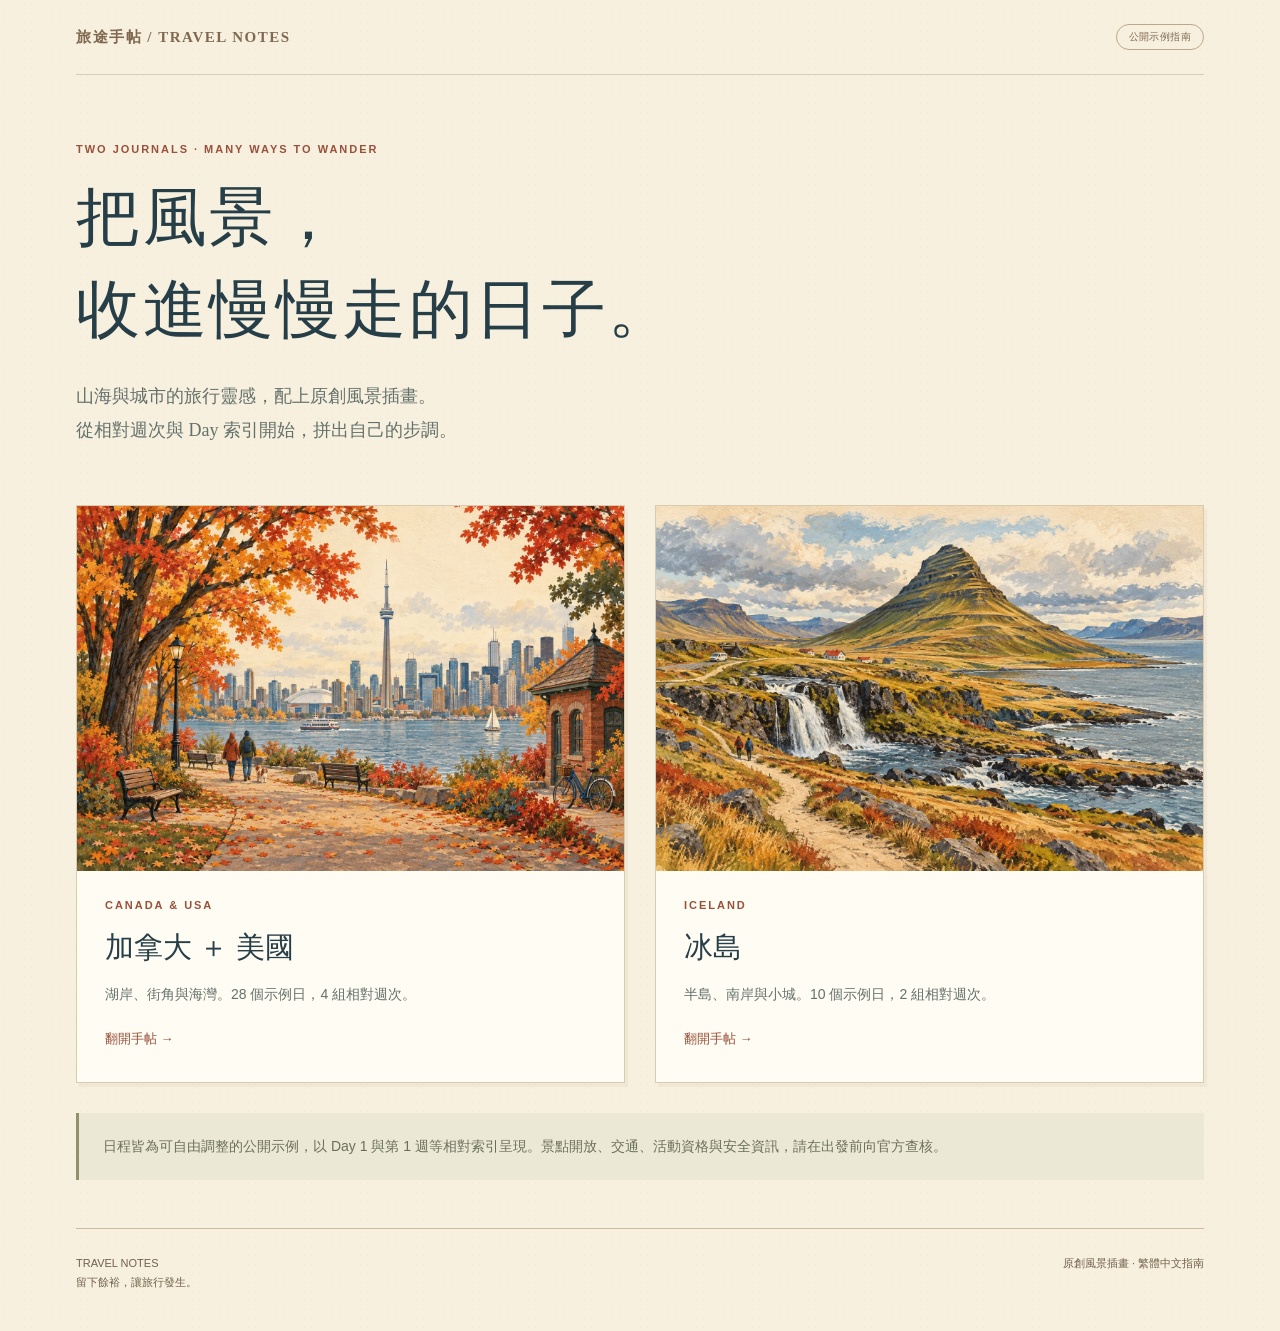
<file: index.html>
<!doctype html><html lang="zh-Hant"><head><meta charset="utf-8"><meta name="viewport" content="width=device-width,initial-scale=1"><meta name="color-scheme" content="light"><meta name="referrer" content="no-referrer"><meta http-equiv="Content-Security-Policy" content="default-src 'none'; style-src 'self'; script-src 'self'; img-src 'self'; connect-src 'none'; form-action 'none'; base-uri 'none'; object-src 'none'"><title>風景旅行指南｜旅途手帖</title><meta name="description" content="原創風景插畫與相對日程，供自由搭配的公開旅行示例指南。"><link rel="stylesheet" href="assets/site.css"></head><body><header class="wrap"><div class="masthead"><b>旅途手帖 / TRAVEL NOTES</b><span class="privacy">公開示例指南</span></div><div class="home-intro"><p class="eyebrow">TWO JOURNALS · MANY WAYS TO WANDER</p><h1>把風景，<br>收進慢慢走的日子。</h1><p>山海與城市的旅行靈感，配上原創風景插畫。<br>從相對週次與 Day 索引開始，拼出自己的步調。</p></div></header><main class="wrap"><div class="guide-grid"><a class="guide-card" href="canada.html"><img src="assets/canada-1.webp" width="1536" height="1024" alt="多倫多湖岸與秋葉的原創風景插畫"><div><p class="eyebrow">CANADA & USA</p><h2>加拿大 ＋ 美國</h2><p>湖岸、街角與海灣。28 個示例日，4 組相對週次。</p><span class="open-guide">翻開手帖 →</span></div></a><a class="guide-card" href="iceland.html"><img src="assets/iceland-2.webp" width="1536" height="1024" alt="冰島草帽山與瀑布的原創風景插畫"><div><p class="eyebrow">ICELAND</p><h2>冰島</h2><p>半島、南岸與小城。10 個示例日，2 組相對週次。</p><span class="open-guide">翻開手帖 →</span></div></a></div><p class="intro-note">日程皆為可自由調整的公開示例，以 Day 1 與第 1 週等相對索引呈現。景點開放、交通、活動資格與安全資訊，請在出發前向官方查核。</p></main><footer class="wrap"><div class="footer"><p>TRAVEL NOTES<br>留下餘裕，讓旅行發生。</p><p>原創風景插畫 · 繁體中文指南</p></div></footer></body></html>
</file>
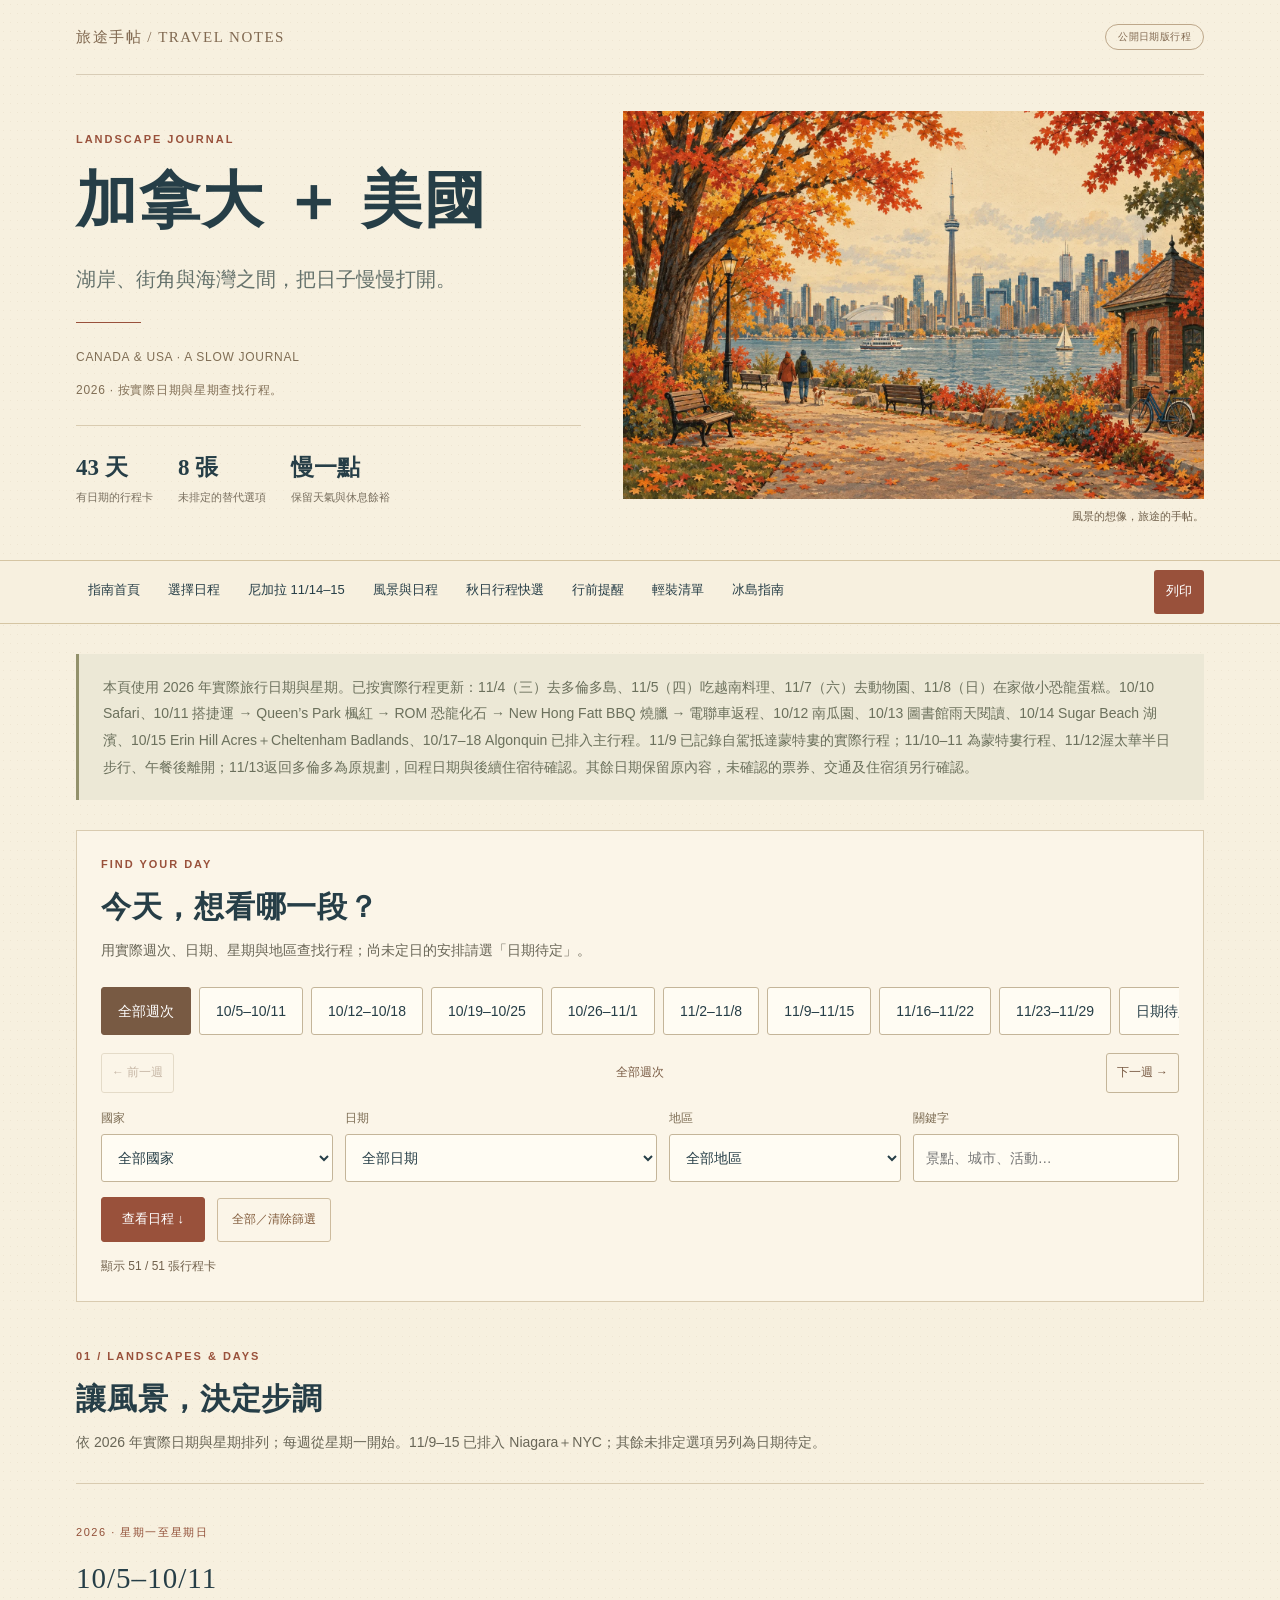
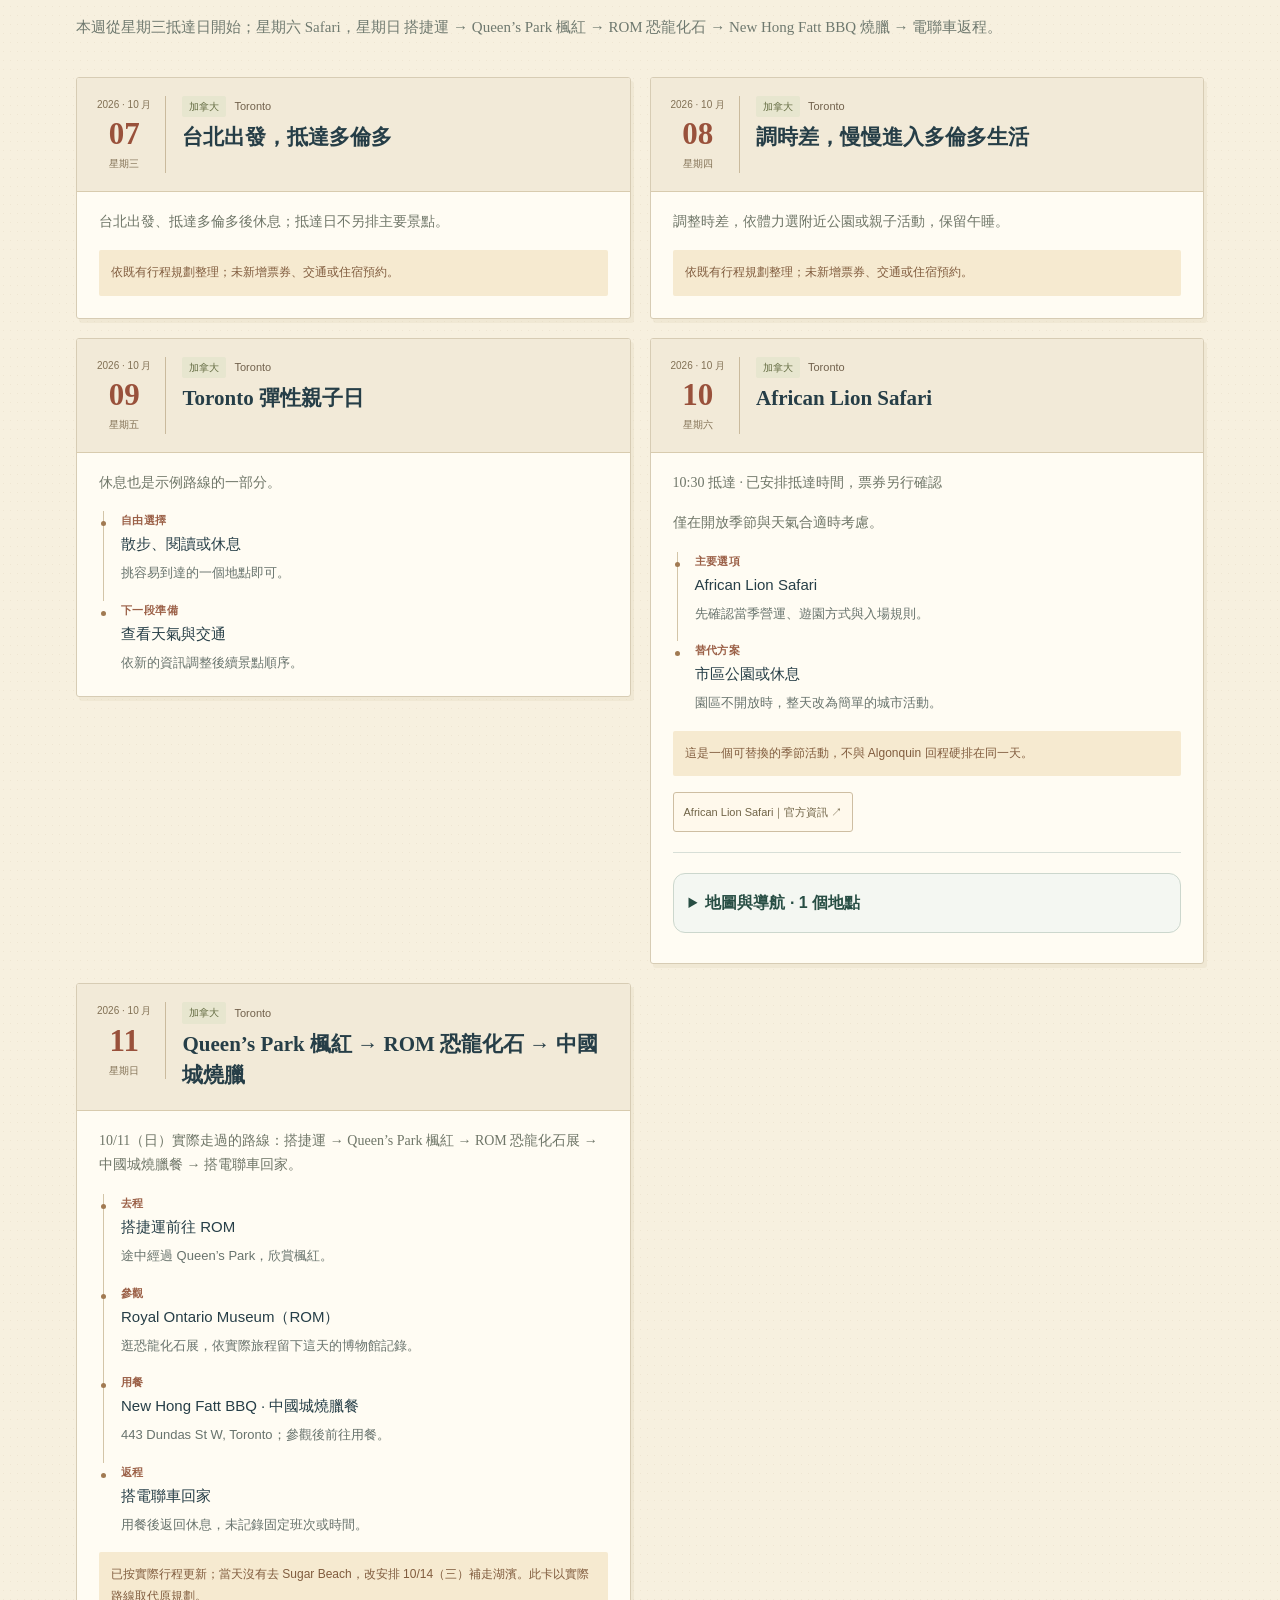
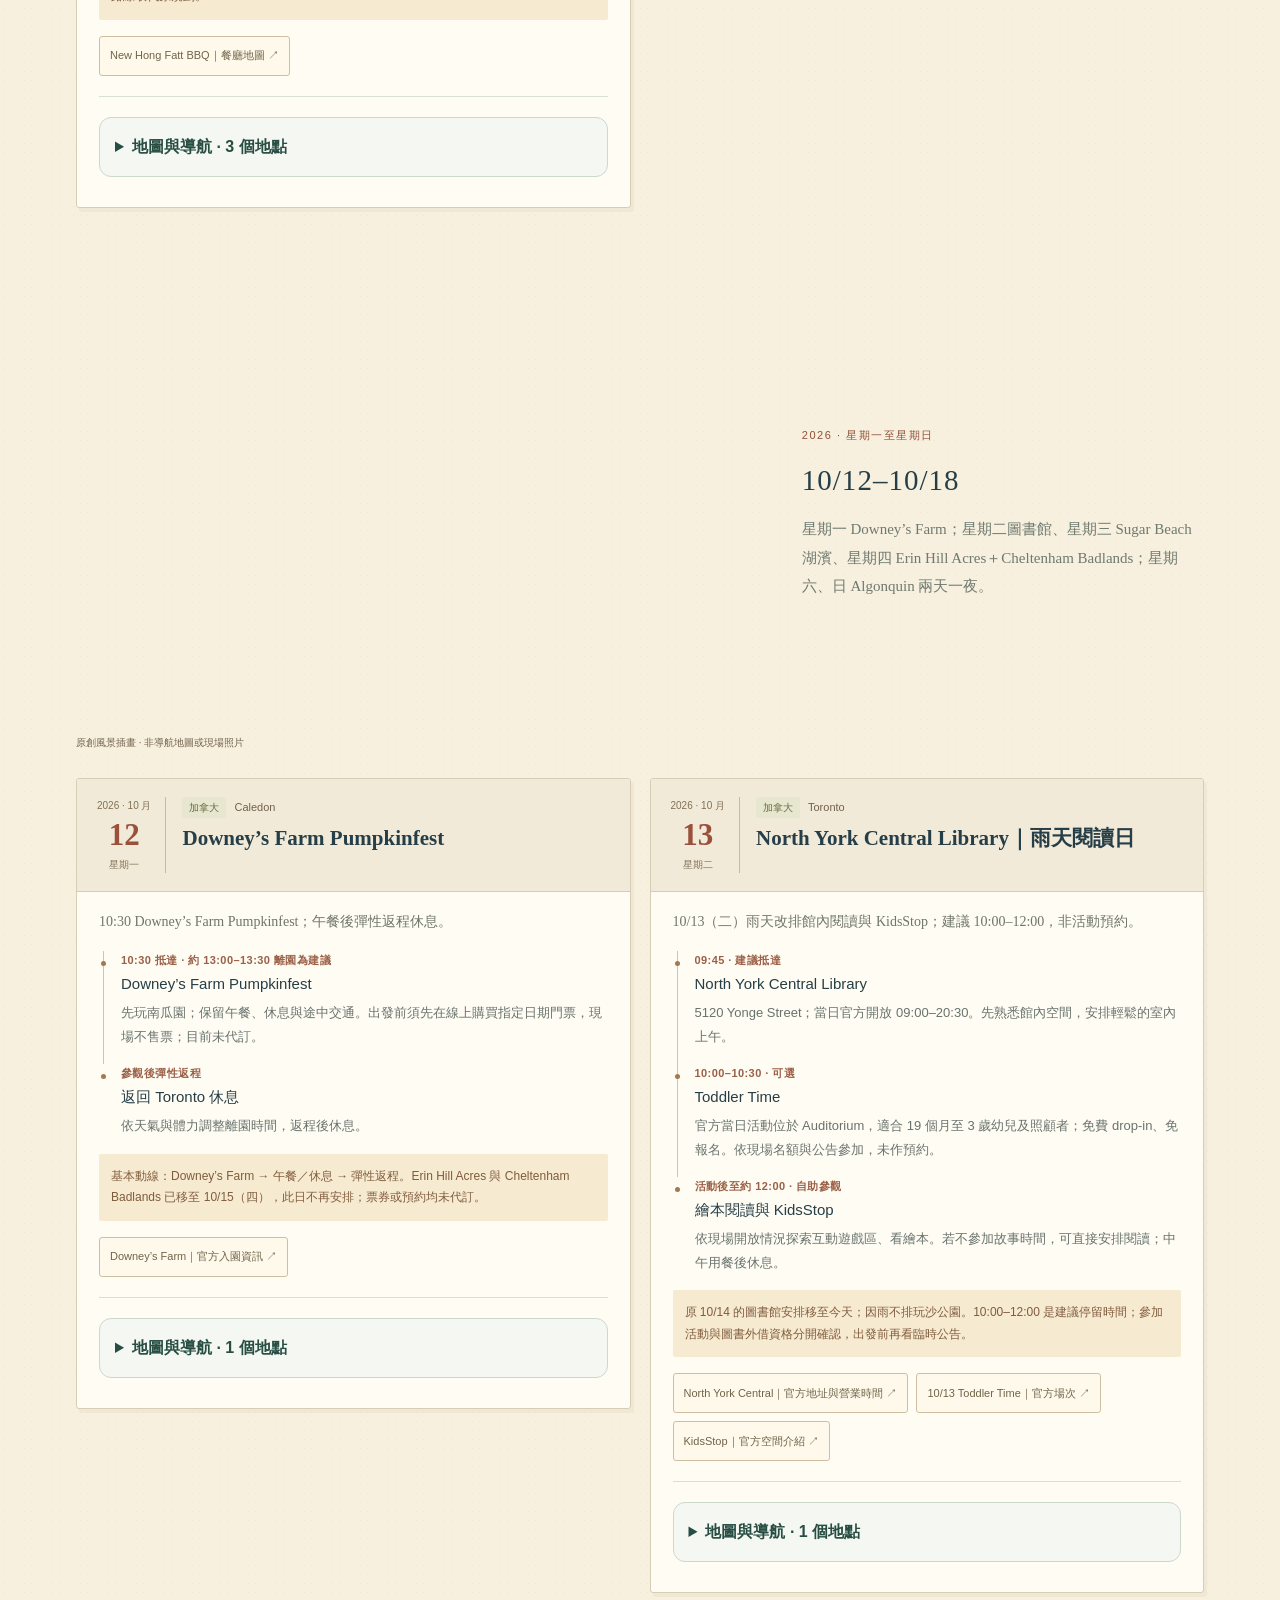
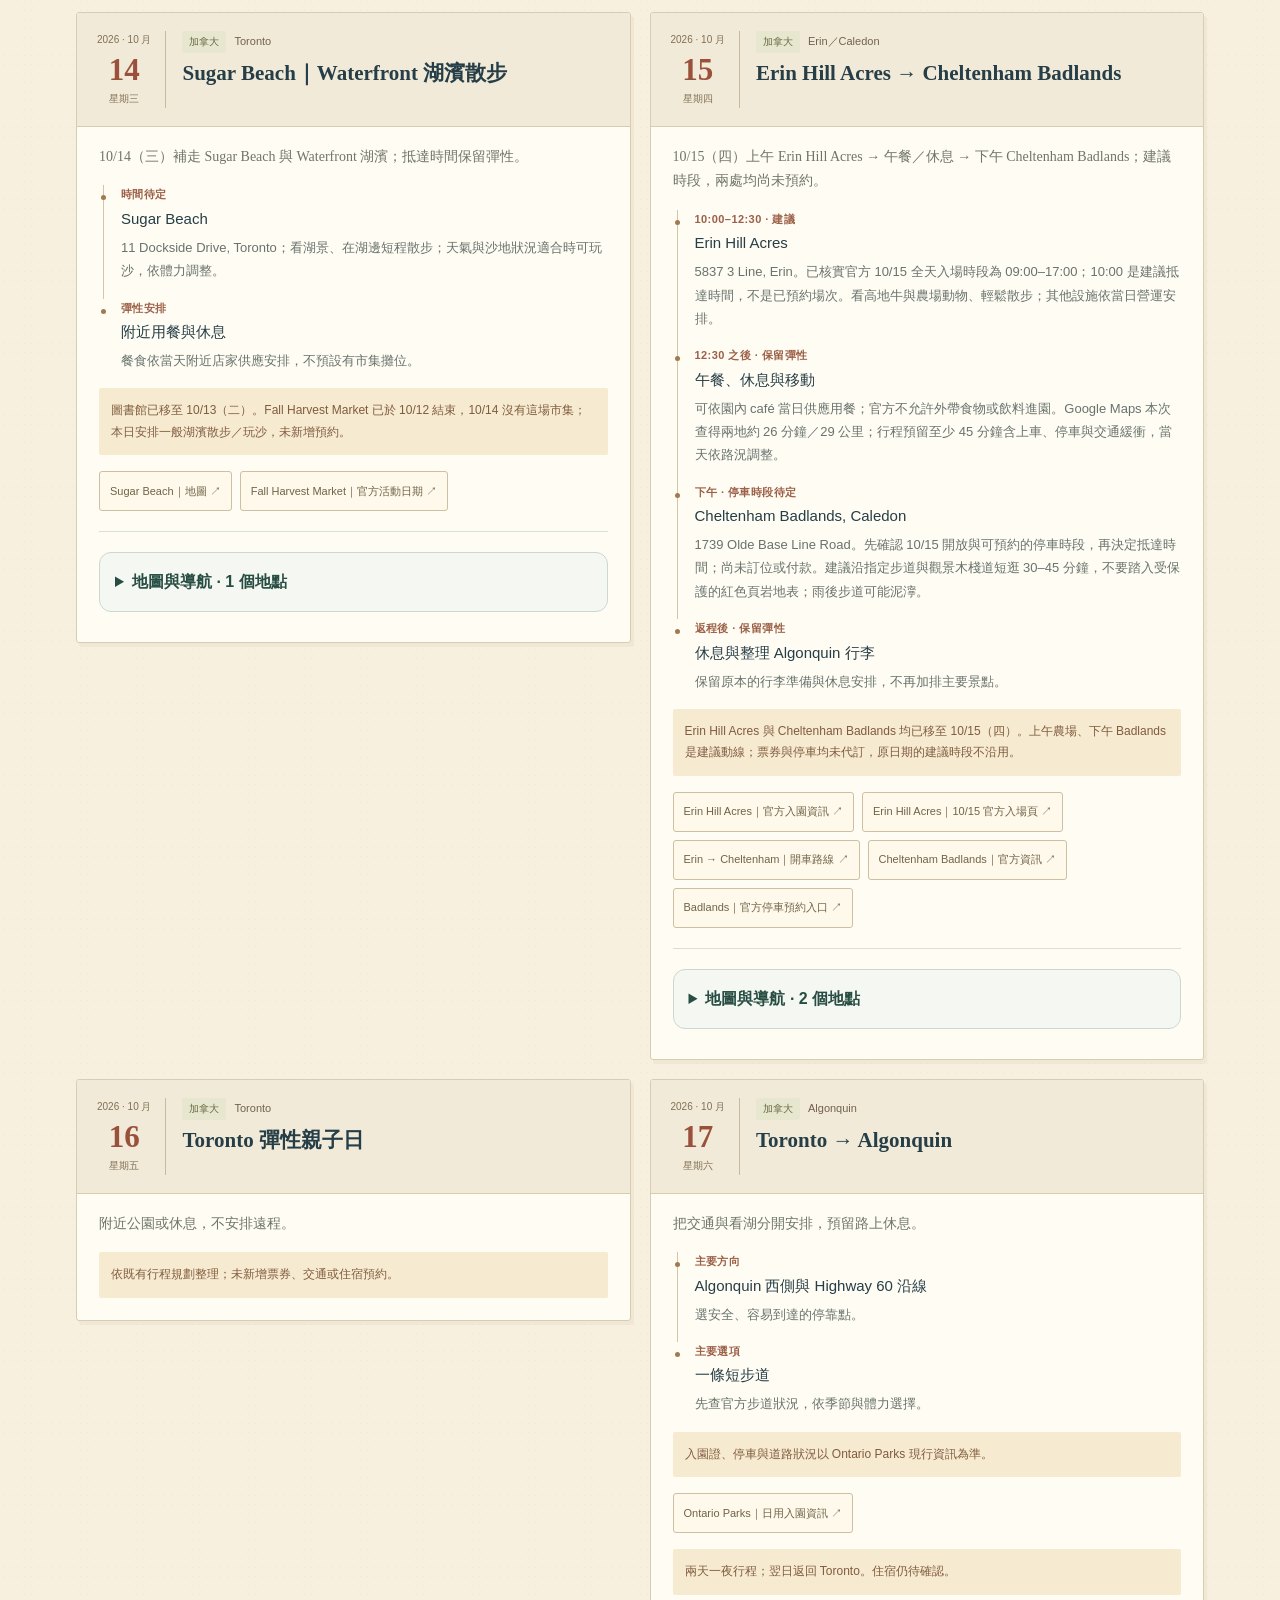
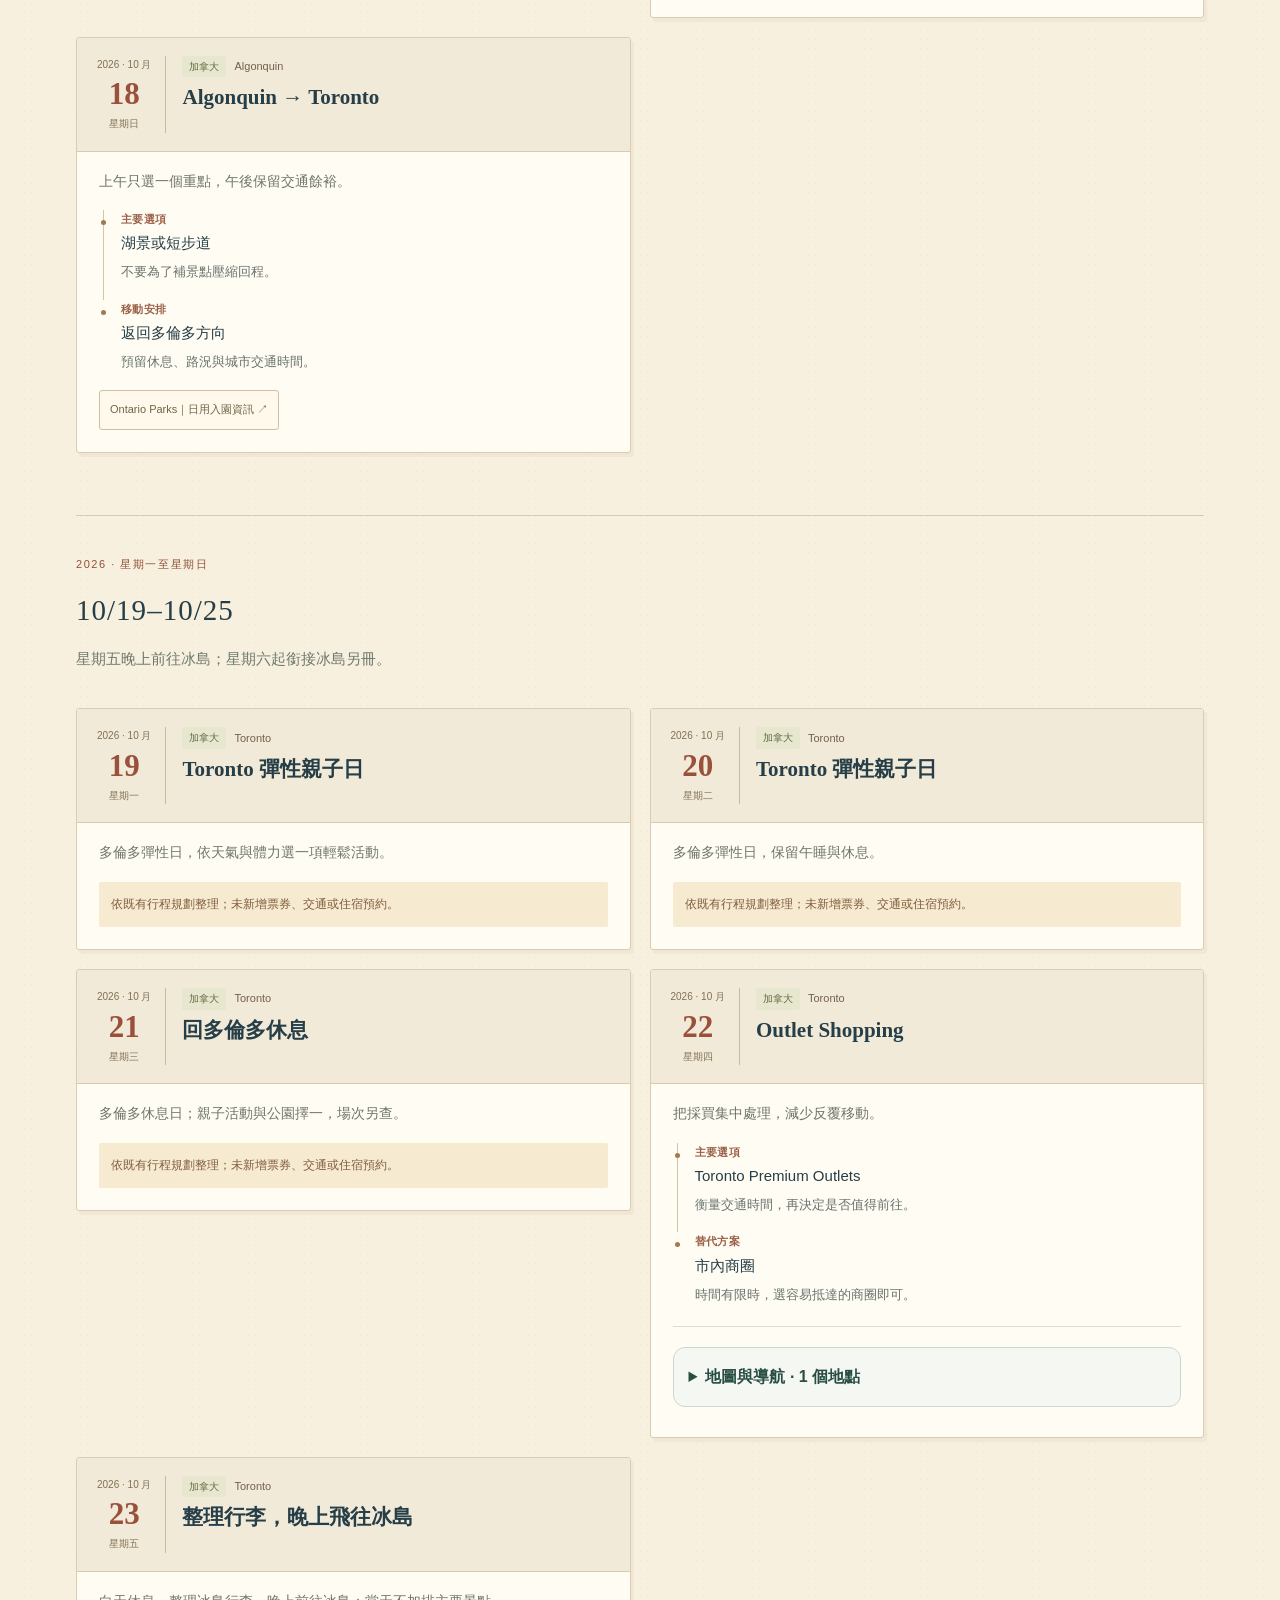
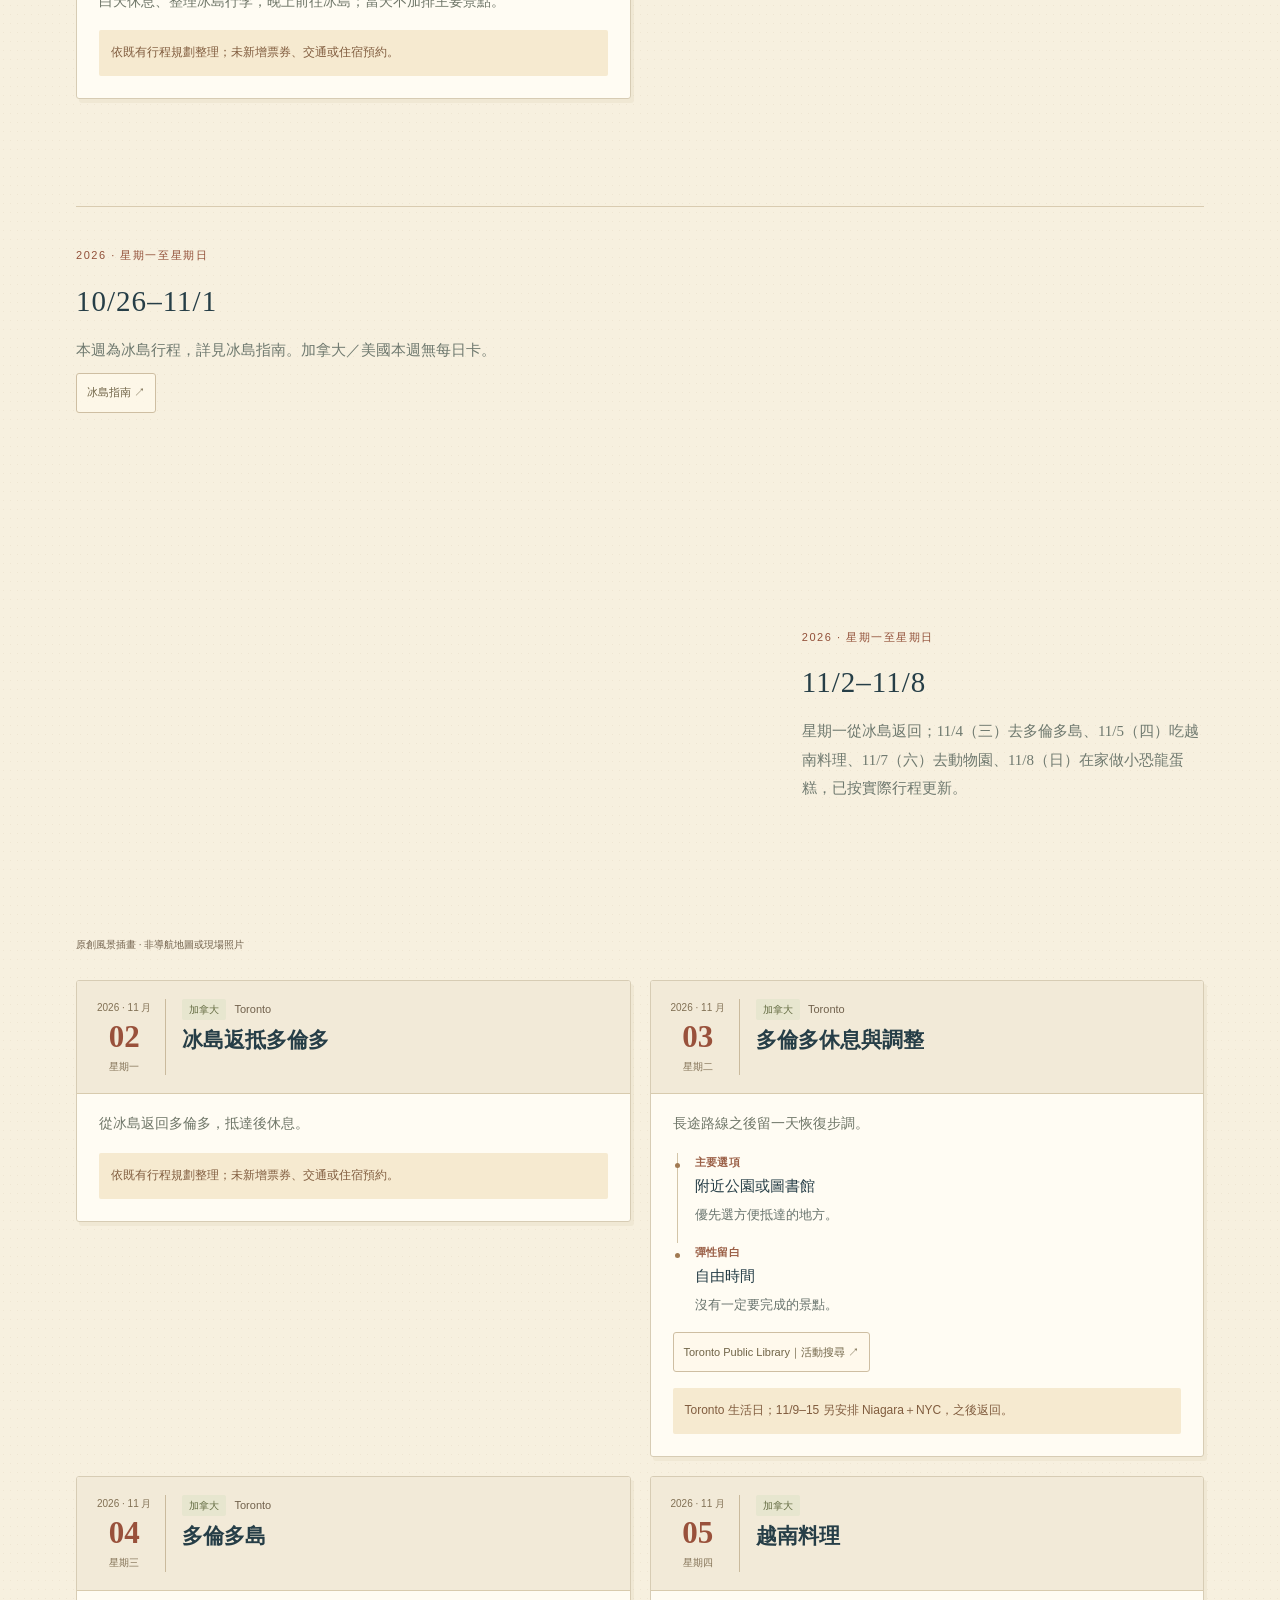
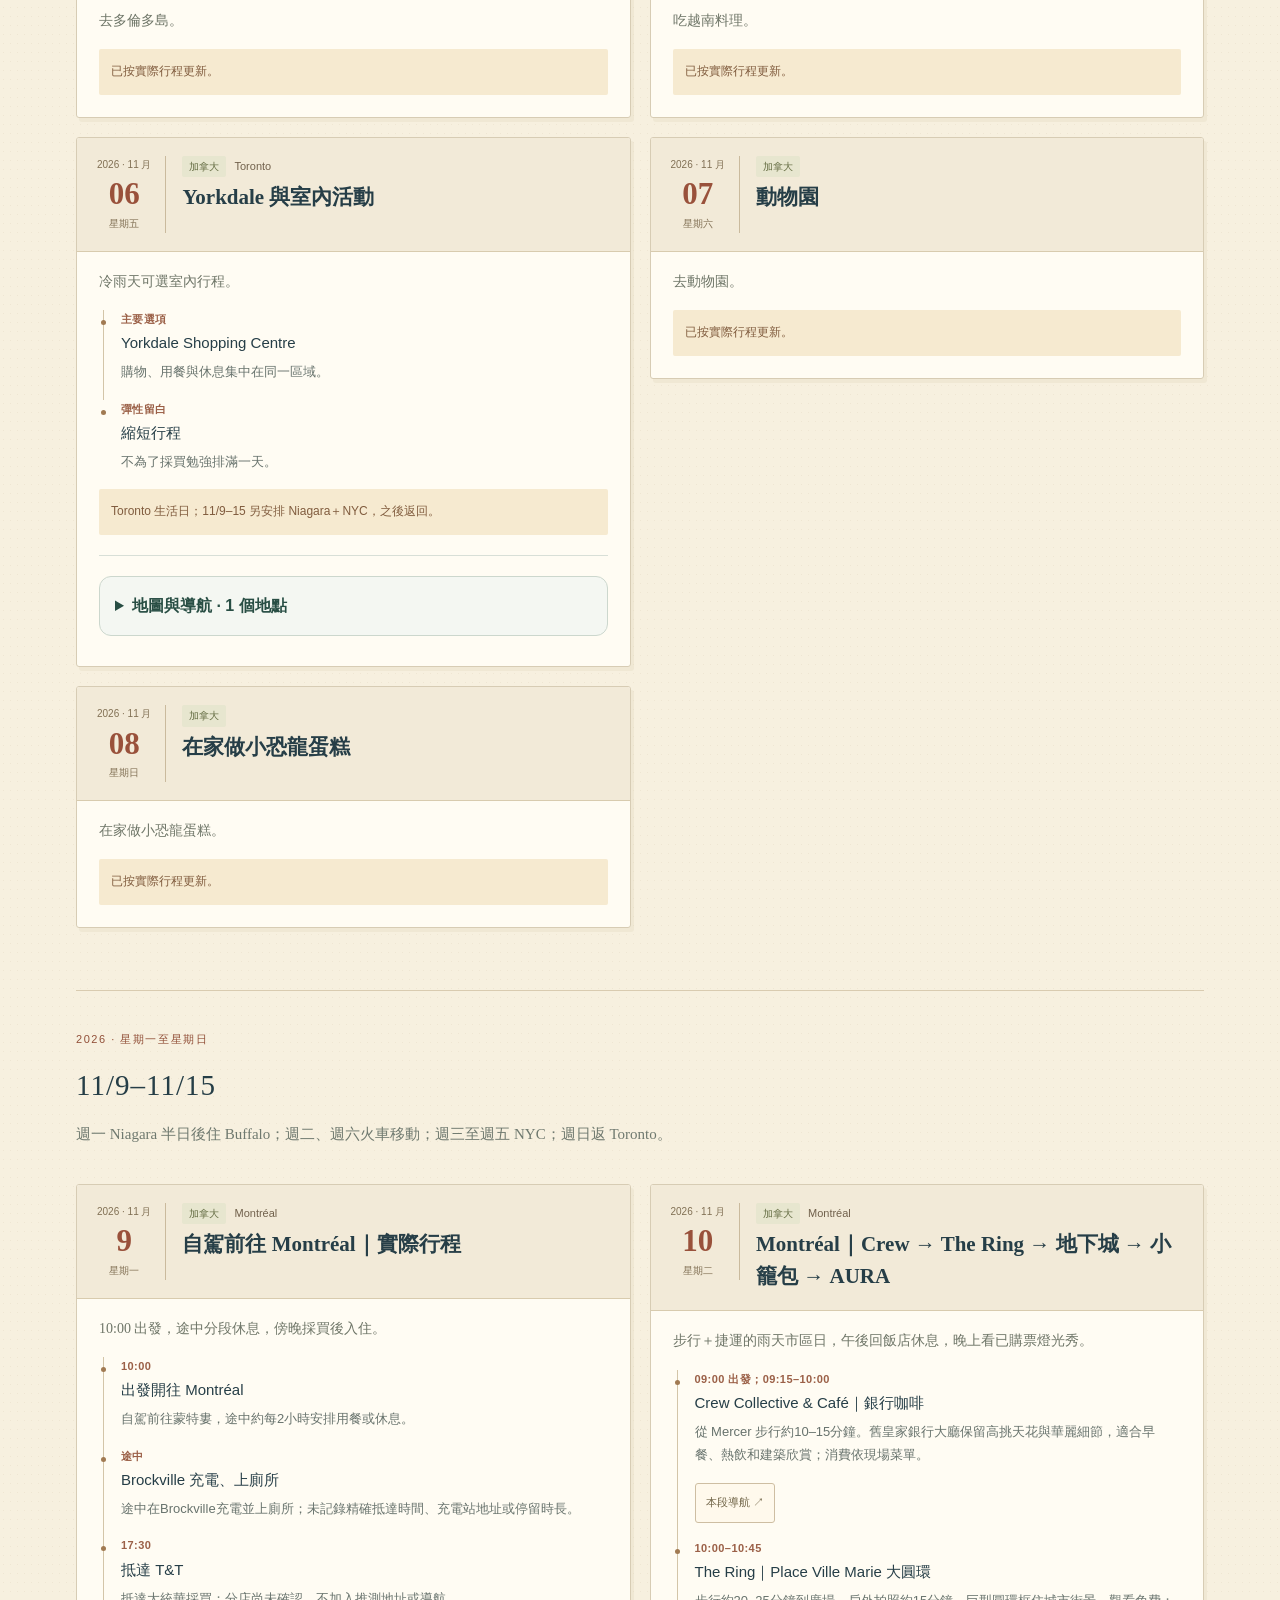
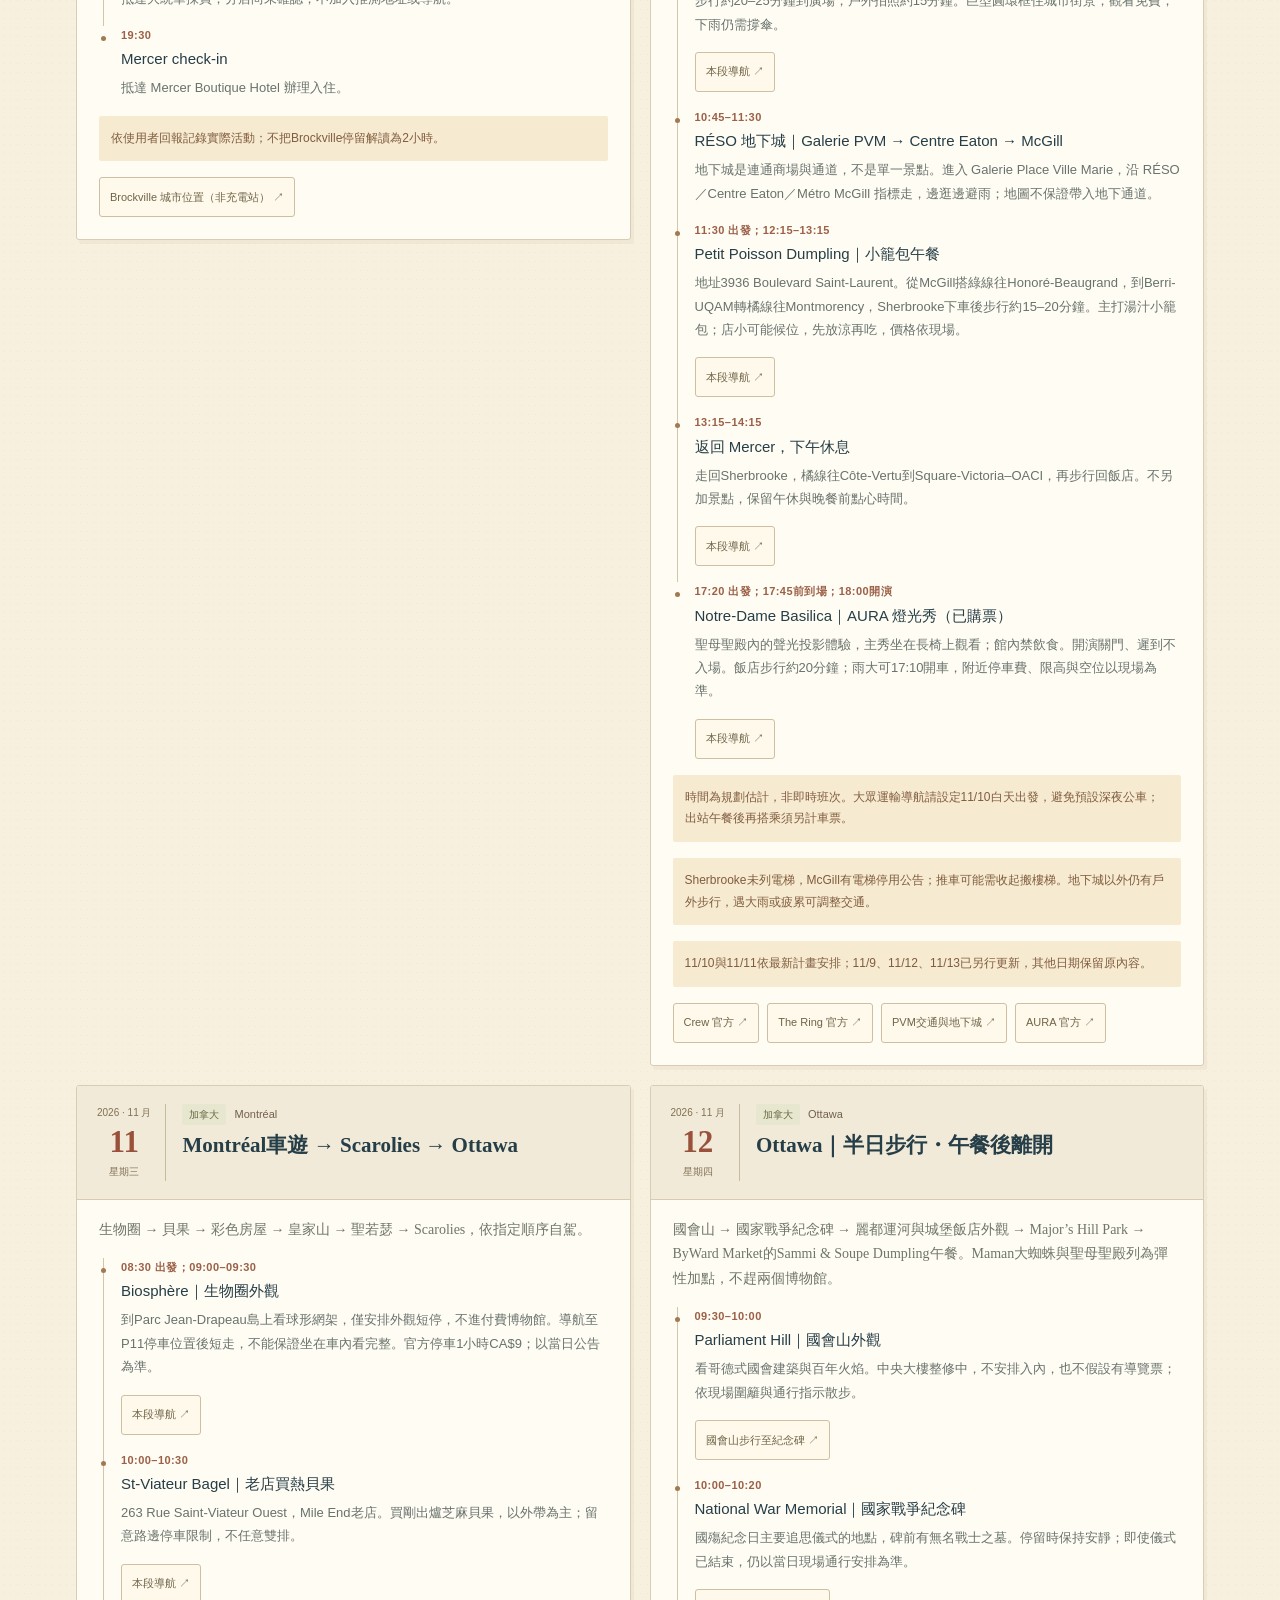
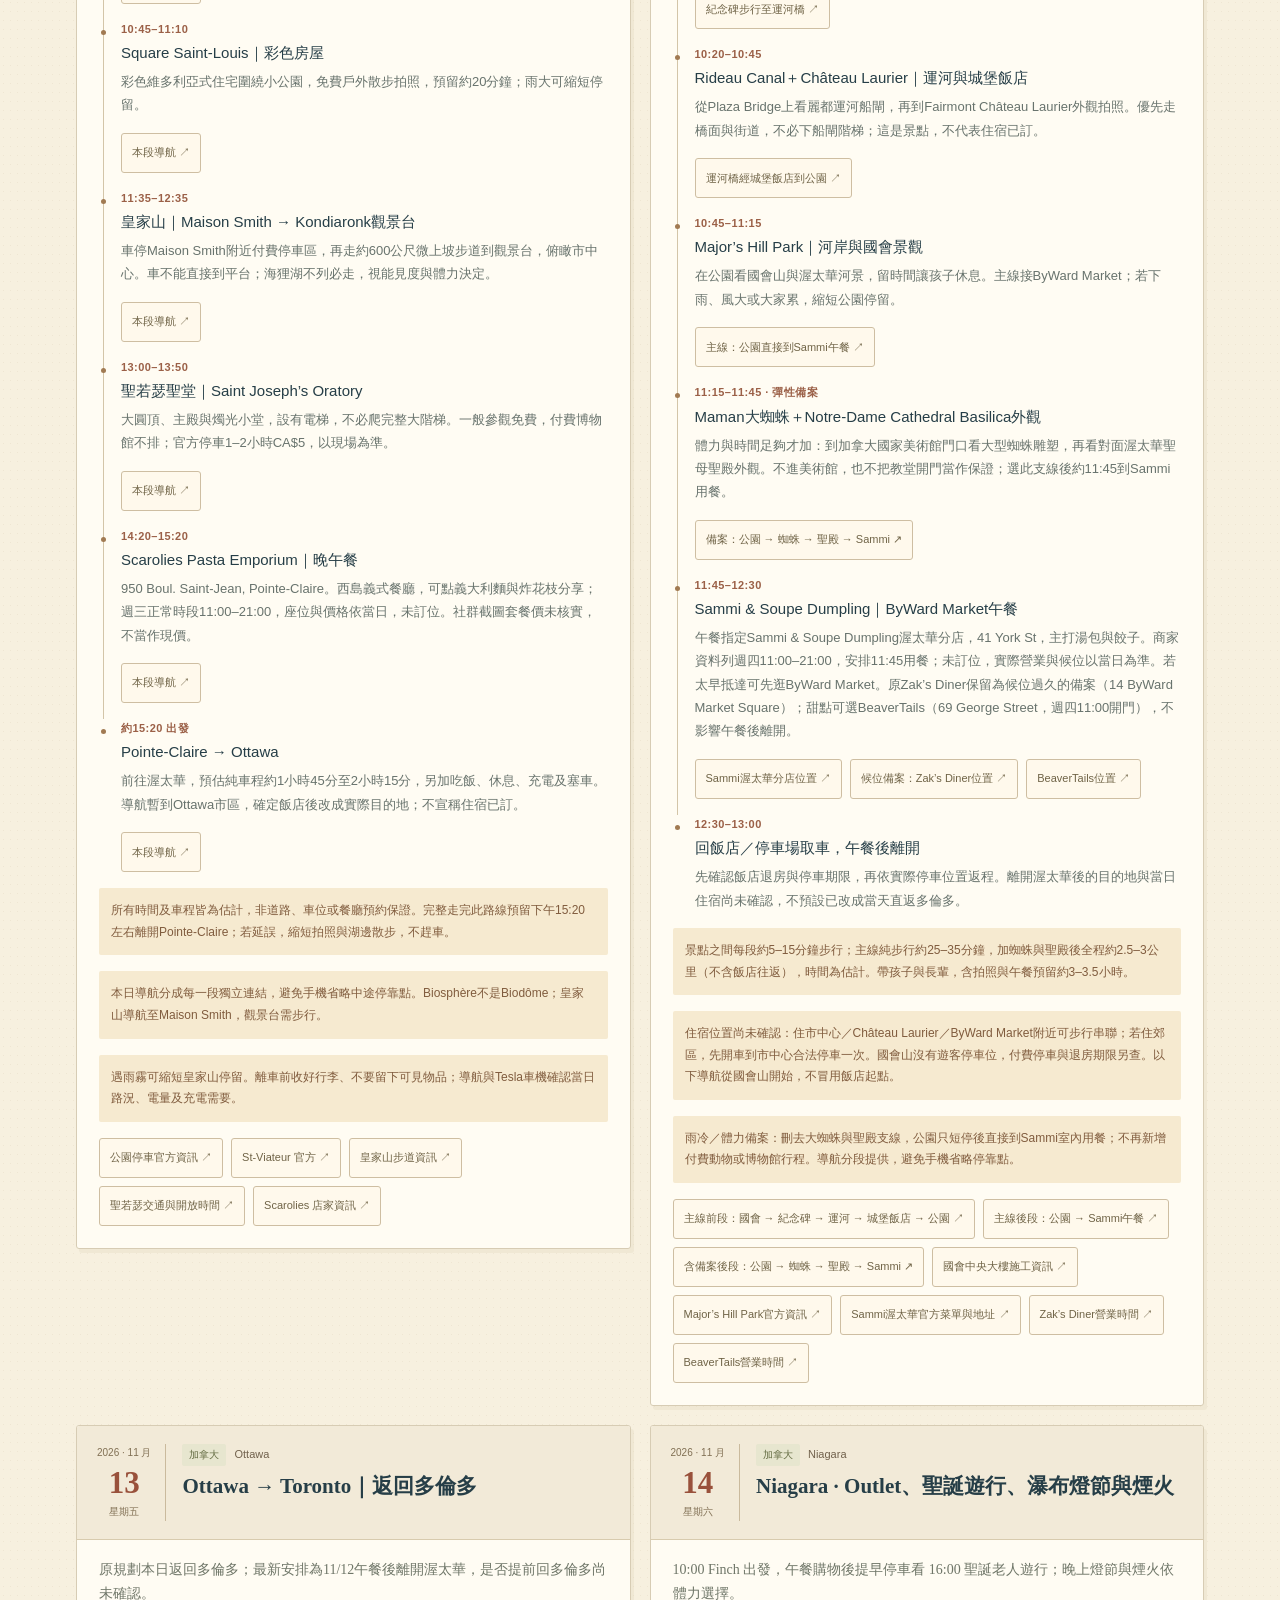
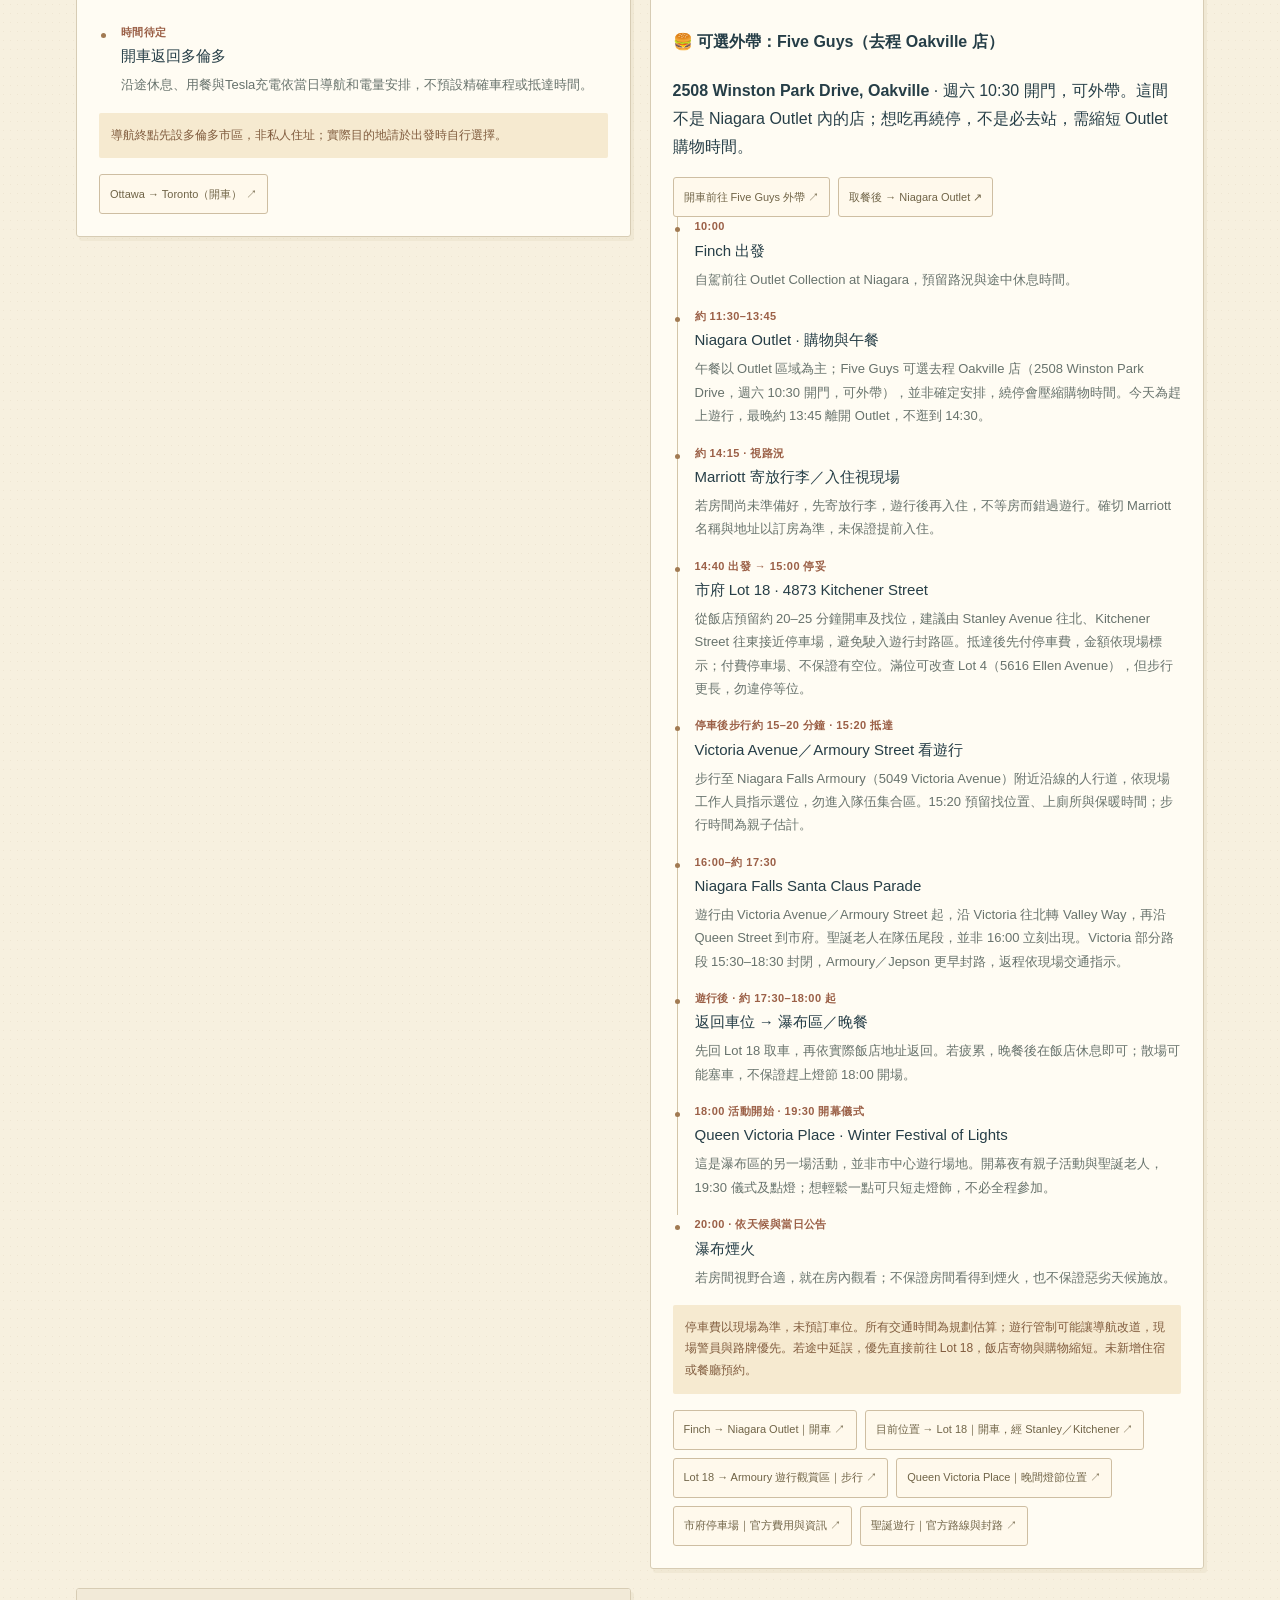
<file: canada.html>
<!DOCTYPE html>
<html lang="zh-Hant"><head><meta charset="utf-8"><meta name="viewport" content="width=device-width,initial-scale=1"><meta name="color-scheme" content="light"><meta name="referrer" content="no-referrer"><meta http-equiv="Content-Security-Policy" content="default-src 'none'; style-src 'self'; script-src 'self'; img-src 'self'; connect-src 'none'; form-action 'none'; base-uri 'none'; object-src 'none'; frame-src https://maps.google.com https://www.google.com"><title>加拿大 ＋ 美國｜旅途手帖</title><meta name="description" content="加拿大與美國行程，按實際日期、星期及待定安排呈現。"><link rel="stylesheet" href="assets/site.css?v=20261011-map1"></head><body data-guide="canada" data-calendar="true"><a class="skip" href="#days">跳到每日行程</a><header class="wrap"><div class="masthead"><a href="index.html">旅途手帖 / TRAVEL NOTES</a><span class="privacy">公開日期版行程</span></div><div class="hero"><div><p class="eyebrow">LANDSCAPE JOURNAL</p><h1>加拿大 ＋ 美國</h1><p class="hero-sub">湖岸、街角與海灣之間，把日子慢慢打開。</p><div class="cover-rule"></div><p class="cover-caption">CANADA &amp; USA · A SLOW JOURNAL</p><p class="period">2026 · 按實際日期與星期查找行程。</p><div class="metrics"><div><b>43 天</b><span>有日期的行程卡</span></div><div><b>8 張</b><span>未排定的替代選項</span></div><div><b>慢一點</b><span>保留天氣與休息餘裕</span></div></div></div><figure class="cover-illustration"><img src="assets/canada-1.webp" alt="加拿大 ＋ 美國原創旅行風景插畫" width="1536" height="1024" fetchpriority="high" decoding="async"><figcaption>風景的想像，旅途的手帖。</figcaption></figure></div></header><nav class="topnav" aria-label="手帖導覽"><div class="wrap nav-inner"><a href="index.html">指南首頁</a><a href="#finder">選擇日程</a><a href="canada.html?region=Niagara#days">尼加拉 11/14–15</a><a href="#days">風景與日程</a><a href="#seasonal-two-days">秋日行程快選</a><a href="#notes">行前提醒</a><a href="#packing">輕裝清單</a><a href="iceland.html">冰島指南</a><button id="print" type="button">列印</button></div></nav><main class="wrap"><p class="intro-note">本頁使用 2026 年實際旅行日期與星期。已按實際行程更新：11/4（三）去多倫多島、11/5（四）吃越南料理、11/7（六）去動物園、11/8（日）在家做小恐龍蛋糕。10/10 Safari、10/11 搭捷運 → Queen’s Park 楓紅 → ROM 恐龍化石 → New Hong Fatt BBQ 燒臘 → 電聯車返程、10/12 南瓜園、10/13 圖書館雨天閱讀、10/14 Sugar Beach 湖濱、10/15 Erin Hill Acres＋Cheltenham Badlands、10/17–18 Algonquin 已排入主行程。11/9 已記錄自駕抵達蒙特婁的實際行程；11/10–11 為蒙特婁行程、11/12渥太華半日步行、午餐後離開；11/13返回多倫多為原規劃，回程日期與後續住宿待確認。其餘日期保留原內容，未確認的票券、交通及住宿須另行確認。</p><noscript><p class="callout">完整指南可直接閱讀；篩選與清單勾選保存需要啟用 JavaScript。</p></noscript><section id="finder" class="finder"><div class="section-head"><div><p class="eyebrow">FIND YOUR DAY</p><h2>今天，想看哪一段？</h2><p class="section-desc">用實際週次、日期、星期與地區查找行程；尚未定日的安排請選「日期待定」。</p></div></div><div class="week-chips" aria-label="相對週次"><button class="week-chip" type="button" data-week="all" data-label="全部週次" aria-pressed="true">全部週次</button><button class="week-chip" type="button" data-week="2026-10-05" data-label="10/5–10/11" aria-pressed="false">10/5–10/11</button><button class="week-chip" type="button" data-week="2026-10-12" data-label="10/12–10/18" aria-pressed="false">10/12–10/18</button><button class="week-chip" type="button" data-week="2026-10-19" data-label="10/19–10/25" aria-pressed="false">10/19–10/25</button><button class="week-chip" type="button" data-week="2026-10-26" data-label="10/26–11/1" aria-pressed="false">10/26–11/1</button><button class="week-chip" type="button" data-week="2026-11-02" data-label="11/2–11/8" aria-pressed="false">11/2–11/8</button><button class="week-chip" type="button" data-week="2026-11-09" data-label="11/9–11/15" aria-pressed="false">11/9–11/15</button><button class="week-chip" type="button" data-week="2026-11-16" data-label="11/16–11/22" aria-pressed="false">11/16–11/22</button><button class="week-chip" type="button" data-week="2026-11-23" data-label="11/23–11/29" aria-pressed="false">11/23–11/29</button><button class="week-chip" type="button" data-week="pending" data-label="日期待定" aria-pressed="false">日期待定</button></div><div class="week-controls"><button id="prev-week" type="button">← 前一週</button><span id="active-week">全部週次</span><button id="next-week" type="button">下一週 →</button></div><div class="filters"><label>國家<select id="country"><option value="all">全部國家</option><option value="加拿大">加拿大</option><option value="美國">美國</option></select></label><label>日期<select id="day"><option value="all">全部日期</option><option value="2026-10-07">10/7（三） · 台北出發，抵達多倫多</option><option value="2026-10-08">10/8（四） · 調時差，慢慢進入多倫多生活</option><option value="2026-10-09">10/9（五） · Toronto 彈性親子日</option><option value="2026-10-10">10/10（六） · African Lion Safari</option><option value="2026-10-11">10/11（日） · Queen’s Park 楓紅 → ROM 恐龍化石 → 中國城燒臘</option><option value="2026-10-12">10/12（一） · Downey’s Farm Pumpkinfest</option><option value="2026-10-13">10/13（二） · North York Central Library｜雨天閱讀日</option><option value="2026-10-14">10/14（三） · Sugar Beach｜Waterfront 湖濱散步</option><option value="2026-10-15">10/15（四） · Erin Hill Acres → Cheltenham Badlands</option><option value="2026-10-16">10/16（五） · Toronto 彈性親子日</option><option value="2026-10-17">10/17（六） · Toronto → Algonquin</option><option value="2026-10-18">10/18（日） · Algonquin → Toronto</option><option value="2026-10-19">10/19（一） · Toronto 彈性親子日</option><option value="2026-10-20">10/20（二） · Toronto 彈性親子日</option><option value="2026-10-21">10/21（三） · 回多倫多休息</option><option value="2026-10-22">10/22（四） · Outlet Shopping</option><option value="2026-10-23">10/23（五） · 整理行李，晚上飛往冰島</option><option value="2026-11-02">11/2（一） · 冰島返抵多倫多</option><option value="2026-11-03">11/3（二） · 多倫多休息與調整</option><option value="2026-11-04">11/4（三） · 多倫多島</option><option value="2026-11-05">11/5（四） · 越南料理</option><option value="2026-11-06">11/6（五） · Yorkdale 與室內活動</option><option value="2026-11-07">11/7（六） · 動物園</option><option value="2026-11-08">11/8（日） · 在家做小恐龍蛋糕</option><option value="2026-11-09">11/9（一） · 自駕前往 Montréal（實際）</option><option value="2026-11-10">11/10（二） · Montréal · Crew、The Ring、小籠包與AURA</option><option value="2026-11-11">11/11（三） · Montréal車遊、Scarolies → Ottawa</option><option value="2026-11-12">11/12（四） · Ottawa半日步行＋Sammi午餐</option><option value="2026-11-13">11/13（五） · Ottawa → Toronto</option><option value="2026-11-14">11/14（六） · Niagara · Outlet、聖誕遊行、瀑布燈節與煙火</option><option value="2026-11-15">11/15（日） · Niagara → Hamilton 深盤 Pizza → Toronto</option><option value="2026-11-16">11/16（一） · 整理大行李，準備西行</option><option value="2026-11-17">11/17（二） · 暫定 · Distillery Winter Village</option><option value="2026-11-18">11/18（三） · Toronto 自由慢遊 · 晴雨擇一</option><option value="2026-11-19">11/19（四） · 實際行程 · Casa Loma</option><option value="2026-11-20">11/20（五） · Blue Mountain Village · Holiday Magic</option><option value="2026-11-21">11/21（六） · Santa’s Village · Muskoka Christmas</option><option value="2026-11-22">11/22（日） · 多倫多聖誕老人遊行</option><option value="2026-11-23">11/23（一） · Toronto · 行程待定</option><option value="2026-11-24">11/24（二） · AC185 · Toronto → Vancouver</option><option value="2026-11-25">11/25（三） · Vancouver 精華，晚上赴機場</option><option value="2026-11-26">11/26（四） · 凌晨從 Vancouver 起飛返台</option><option value="2026-11-27">11/27（五） · 抵達台北</option><option value="toronto-option-1">日期待定 · EarlyON 與公園生活日</option><option value="toronto-option-2">日期待定 · 水族館與 CN Tower 周邊</option><option value="toronto-option-3">日期待定 · 市區慢遊</option><option value="toronto-option-4">日期待定 · EarlyON 與室內 playground</option><option value="toronto-option-5">日期待定 · Outlet／大型採買</option><option value="toronto-option-6">日期待定 · 家庭自由日</option><option value="toronto-option-7">日期待定 · Toronto 慢遊</option><option value="blue-mountain-option">日期待定 · Blue Mountain 藍山一日遊</option></select></label><label>地區<select id="region"><option value="all">全部地區</option><option value="Algonquin">Algonquin</option><option value="Blue Mountain">Blue Mountain</option><option value="Buffalo">Buffalo</option><option value="Caledon">Caledon</option><option value="Montréal">Montréal</option><option value="Muskoka">Muskoka</option><option value="Ottawa">Ottawa</option><option value="New York City">New York City</option><option value="Niagara">Niagara</option><option value="Toronto">Toronto</option><option value="Vancouver">Vancouver</option><option value="跨境交通">跨境交通</option></select></label><label class="search">關鍵字<input id="search" type="search" placeholder="景點、城市、活動…" autocomplete="off"></label></div><div class="filter-actions"><button id="show-results" type="button">查看日程 ↓</button><button id="clear-filters" type="button" class="reset">全部／清除篩選</button></div><p id="result-count" class="result-count" role="status" aria-live="polite">共 51 張行程卡（43 天＋8 張日期待定）</p></section><section id="days" class="section"><div class="section-head"><div><p class="eyebrow">01 / LANDSCAPES &amp; DAYS</p><h2>讓風景，決定步調</h2><p class="section-desc">依 2026 年實際日期與星期排列；每週從星期一開始。11/9–15 已排入 Niagara＋NYC；其餘未排定選項另列為日期待定。</p></div></div><section class="chapter-block" data-calendar-week="2026-10-05"><div class="chapter-opening no-art"><div class="chapter-copy"><span class="chapter-date">2026 · 星期一至星期日</span><h3 id="week-2026-10-05">10/5–10/11</h3><p>本週從星期三抵達日開始；星期六 Safari，星期日 搭捷運 → Queen’s Park 楓紅 → ROM 恐龍化石 → New Hong Fatt BBQ 燒臘 → 電聯車返程。</p></div></div><div class="day-grid"><article class="day-card" id="date-2026-10-07" data-day="2026-10-07" data-week="2026-10-05" data-country="加拿大" data-region="Toronto" data-date="2026-10-07"><div class="day-top"><div class="date-block"><span>2026 · 10 月</span><b>07</b><small>星期三</small></div><div class="day-heading"><div class="day-meta"><span class="tag">加拿大</span><span>Toronto</span></div><h3>台北出發，抵達多倫多</h3></div></div><div class="day-body"><p class="lead">台北出發、抵達多倫多後休息；抵達日不另排主要景點。</p><p class="day-note">依既有行程規劃整理；未新增票券、交通或住宿預約。</p></div></article><article class="day-card" id="date-2026-10-08" data-day="2026-10-08" data-week="2026-10-05" data-country="加拿大" data-region="Toronto" data-date="2026-10-08"><div class="day-top"><div class="date-block"><span>2026 · 10 月</span><b>08</b><small>星期四</small></div><div class="day-heading"><div class="day-meta"><span class="tag">加拿大</span><span>Toronto</span></div><h3>調時差，慢慢進入多倫多生活</h3></div></div><div class="day-body"><p class="lead">調整時差，依體力選附近公園或親子活動，保留午睡。</p><p class="day-note">依既有行程規劃整理；未新增票券、交通或住宿預約。</p></div></article><article class="day-card" id="date-2026-10-09" data-day="2026-10-09" data-week="2026-10-05" data-country="加拿大" data-region="Toronto" data-date="2026-10-09"><div class="day-top"><div class="date-block"><span>2026 · 10 月</span><b>09</b><small>星期五</small></div><div class="day-heading"><div class="day-meta"><span class="tag">加拿大</span><span>Toronto</span></div><h3>Toronto 彈性親子日</h3></div></div><div class="day-body"><p class="lead">休息也是示例路線的一部分。</p><ul class="timeline"><li><span class="time">自由選擇</span><strong class="event-title">散步、閱讀或休息</strong><p class="detail">挑容易到達的一個地點即可。</p></li><li><span class="time">下一段準備</span><strong class="event-title">查看天氣與交通</strong><p class="detail">依新的資訊調整後續景點順序。</p></li></ul></div></article><article class="day-card" id="date-2026-10-10" data-day="2026-10-10" data-week="2026-10-05" data-country="加拿大" data-region="Toronto" data-date="2026-10-10"><div class="day-top"><div class="date-block"><span>2026 · 10 月</span><b>10</b><small>星期六</small></div><div class="day-heading"><div class="day-meta"><span class="tag">加拿大</span><span>Toronto</span></div><h3>African Lion Safari</h3></div></div><div class="day-body"><p class="lead">10:30 抵達 · 已安排抵達時間，票券另行確認</p><p class="lead">僅在開放季節與天氣合適時考慮。</p><ul class="timeline"><li><span class="time">主要選項</span><strong class="event-title">African Lion Safari</strong><p class="detail">先確認當季營運、遊園方式與入場規則。</p></li><li><span class="time">替代方案</span><strong class="event-title">市區公園或休息</strong><p class="detail">園區不開放時，整天改為簡單的城市活動。</p></li></ul><p class="day-note">這是一個可替換的季節活動，不與 Algonquin 回程硬排在同一天。</p><div class="maps"><a class="map-link" href="https://lionsafari.com/" target="_blank" rel="noopener noreferrer">African Lion Safari｜官方資訊 ↗</a></div><div class="travel-tools"><details class="map-disclosure"><summary>地圖與導航 · 1 個地點</summary><div class="travel-tool-body"><label>選擇這天的地點<select class="travel-stop"><option value="African Lion Safari Ontario">African Lion Safari Ontario</option></select></label><p class="travel-help">依原行程的地名搜尋；備選也可能列在內，並非每站必到。請核對入口、停車與開放狀況。導航一次只選一站，交通方式由你決定；渡輪路段請看官方船班。</p><div class="travel-actions"><button type="button" class="load-map">載入地圖</button><button type="button" class="hide-map" hidden="">關閉地圖</button><a class="open-map" href="https://www.google.com/maps/search/?api=1&amp;query=African%20Lion%20Safari%20Ontario" target="_blank" rel="noopener noreferrer">在 Google Maps 開啟 ↗</a><a class="open-navigation" href="https://www.google.com/maps/search/?api=1&amp;query=African%20Lion%20Safari%20Ontario" target="_blank" rel="noopener noreferrer">前往這一站 ↗</a><button type="button" class="copy-place">複製地點名稱</button></div><p class="travel-help">只有按「載入地圖」才連線 Google；不用定位權限。地圖無法載入時仍可開啟外部地圖。</p><div class="travel-map"></div><p class="travel-status" role="status" aria-live="polite"></p></div></details></div></div></article><article class="day-card" id="date-2026-10-11" data-day="2026-10-11" data-week="2026-10-05" data-country="加拿大" data-region="Toronto" data-date="2026-10-11"><div class="day-top"><div class="date-block"><span>2026 · 10 月</span><b>11</b><small>星期日</small></div><div class="day-heading"><div class="day-meta"><span class="tag">加拿大</span><span>Toronto</span></div><h3>Queen’s Park 楓紅 → ROM 恐龍化石 → 中國城燒臘</h3></div></div><div class="day-body"><p class="lead">10/11（日）實際走過的路線：搭捷運 → Queen’s Park 楓紅 → ROM 恐龍化石展 → 中國城燒臘餐 → 搭電聯車回家。</p><ul class="timeline"><li><span class="time">去程</span><strong class="event-title">搭捷運前往 ROM</strong><p class="detail">途中經過 Queen’s Park，欣賞楓紅。</p></li><li><span class="time">參觀</span><strong class="event-title">Royal Ontario Museum（ROM）</strong><p class="detail">逛恐龍化石展，依實際旅程留下這天的博物館記錄。</p></li><li><span class="time">用餐</span><strong class="event-title">New Hong Fatt BBQ · 中國城燒臘餐</strong><p class="detail">443 Dundas St W, Toronto；參觀後前往用餐。</p></li><li><span class="time">返程</span><strong class="event-title">搭電聯車回家</strong><p class="detail">用餐後返回休息，未記錄固定班次或時間。</p></li></ul><p class="day-note">已按實際行程更新；當天沒有去 Sugar Beach，改安排 10/14（三）補走湖濱。此卡以實際路線取代原規劃。</p><div class="maps"><a class="map-link" href="https://maps.app.goo.gl/cuH5CKvCMEZv14sNA?g_st=ic" target="_blank" rel="noopener noreferrer">New Hong Fatt BBQ｜餐廳地圖 ↗</a></div><div class="travel-tools"><details class="map-disclosure"><summary>地圖與導航 · 3 個地點</summary><div class="travel-tool-body"><label>選擇這天的地點<select class="travel-stop"><option value="Queens Park Toronto">Queens Park Toronto</option><option value="Royal Ontario Museum Toronto">Royal Ontario Museum Toronto</option><option value="New Hong Fatt BBQ 443 Dundas St W Toronto">New Hong Fatt BBQ 443 Dundas St W Toronto</option></select></label><p class="travel-help">依原行程的地名搜尋；備選也可能列在內，並非每站必到。請核對入口、停車與開放狀況。導航一次只選一站，交通方式由你決定；渡輪路段請看官方船班。</p><div class="travel-actions"><button type="button" class="load-map">載入地圖</button><button type="button" class="hide-map" hidden="">關閉地圖</button><a class="open-map" href="https://www.google.com/maps/search/?api=1&amp;query=Queens%20Park%20Toronto" target="_blank" rel="noopener noreferrer">在 Google Maps 開啟 ↗</a><a class="open-navigation" href="https://www.google.com/maps/search/?api=1&amp;query=Queens%20Park%20Toronto" target="_blank" rel="noopener noreferrer">前往這一站 ↗</a><button type="button" class="copy-place">複製地點名稱</button></div><p class="travel-help">只有按「載入地圖」才連線 Google；不用定位權限。地圖無法載入時仍可開啟外部地圖。</p><div class="travel-map"></div><p class="travel-status" role="status" aria-live="polite"></p></div></details></div></div></article></div></section><section class="chapter-block" data-calendar-week="2026-10-12"><div class="chapter-opening"><figure class="chapter-figure"><img src="assets/canada-2.webp" alt="城市與瀑布，各有節奏的原創風景插畫" width="1536" height="1024" loading="lazy" decoding="async"><figcaption>原創風景插畫 · 非導航地圖或現場照片</figcaption></figure><div class="chapter-copy"><span class="chapter-date">2026 · 星期一至星期日</span><h3 id="week-2026-10-12">10/12–10/18</h3><p>星期一 Downey’s Farm；星期二圖書館、星期三 Sugar Beach 湖濱、星期四 Erin Hill Acres＋Cheltenham Badlands；星期六、日 Algonquin 兩天一夜。</p></div></div><div class="day-grid"><article class="day-card" id="date-2026-10-12" data-day="2026-10-12" data-week="2026-10-12" data-country="加拿大" data-region="Caledon" data-date="2026-10-12"><div class="day-top"><div class="date-block"><span>2026 · 10 月</span><b>12</b><small>星期一</small></div><div class="day-heading"><div class="day-meta"><span class="tag">加拿大</span><span>Caledon</span></div><h3>Downey’s Farm Pumpkinfest</h3></div></div><div class="day-body"><p class="lead">10:30 Downey’s Farm Pumpkinfest；午餐後彈性返程休息。</p><ul class="timeline"><li><span class="time">10:30 抵達 · 約 13:00–13:30 離園為建議</span><strong class="event-title">Downey’s Farm Pumpkinfest</strong><p class="detail">先玩南瓜園；保留午餐、休息與途中交通。出發前須先在線上購買指定日期門票，現場不售票；目前未代訂。</p></li><li><span class="time">參觀後彈性返程</span><strong class="event-title">返回 Toronto 休息</strong><p class="detail">依天氣與體力調整離園時間，返程後休息。</p></li></ul><p class="day-note">基本動線：Downey’s Farm → 午餐／休息 → 彈性返程。Erin Hill Acres 與 Cheltenham Badlands 已移至 10/15（四），此日不再安排；票券或預約均未代訂。</p><div class="maps"><a class="map-link" href="https://downeysfarm.com/pumpkinfest/" target="_blank" rel="noopener noreferrer">Downey’s Farm｜官方入園資訊 ↗</a></div><div class="travel-tools"><details class="map-disclosure"><summary>地圖與導航 · 1 個地點</summary><div class="travel-tool-body"><label>選擇這天的地點<select class="travel-stop"><option value="Downeys Farm Caledon Ontario">Downeys Farm Caledon Ontario</option></select></label><p class="travel-help">依原行程的地名搜尋；備選也可能列在內，並非每站必到。請核對入口、停車與開放狀況。導航一次只選一站，交通方式由你決定；渡輪路段請看官方船班。</p><div class="travel-actions"><button type="button" class="load-map">載入地圖</button><button type="button" class="hide-map" hidden="">關閉地圖</button><a class="open-map" href="https://www.google.com/maps/search/?api=1&amp;query=Downeys%20Farm%20Caledon%20Ontario" target="_blank" rel="noopener noreferrer">在 Google Maps 開啟 ↗</a><a class="open-navigation" href="https://www.google.com/maps/search/?api=1&amp;query=Downeys%20Farm%20Caledon%20Ontario" target="_blank" rel="noopener noreferrer">前往這一站 ↗</a><button type="button" class="copy-place">複製地點名稱</button></div><p class="travel-help">只有按「載入地圖」才連線 Google；不用定位權限。地圖無法載入時仍可開啟外部地圖。</p><div class="travel-map"></div><p class="travel-status" role="status" aria-live="polite"></p></div></details></div></div></article><article class="day-card" id="date-2026-10-13" data-day="2026-10-13" data-week="2026-10-12" data-country="加拿大" data-region="Toronto" data-date="2026-10-13"><div class="day-top"><div class="date-block"><span>2026 · 10 月</span><b>13</b><small>星期二</small></div><div class="day-heading"><div class="day-meta"><span class="tag">加拿大</span><span>Toronto</span></div><h3>North York Central Library｜雨天閱讀日</h3></div></div><div class="day-body"><p class="lead">10/13（二）雨天改排館內閱讀與 KidsStop；建議 10:00–12:00，非活動預約。</p><ul class="timeline"><li><span class="time">09:45 · 建議抵達</span><strong class="event-title">North York Central Library</strong><p class="detail">5120 Yonge Street；當日官方開放 09:00–20:30。先熟悉館內空間，安排輕鬆的室內上午。</p></li><li><span class="time">10:00–10:30 · 可選</span><strong class="event-title">Toddler Time</strong><p class="detail">官方當日活動位於 Auditorium，適合 19 個月至 3 歲幼兒及照顧者；免費 drop-in、免報名。依現場名額與公告參加，未作預約。</p></li><li><span class="time">活動後至約 12:00 · 自助參觀</span><strong class="event-title">繪本閱讀與 KidsStop</strong><p class="detail">依現場開放情況探索互動遊戲區、看繪本。若不參加故事時間，可直接安排閱讀；中午用餐後休息。</p></li></ul><p class="day-note">原 10/14 的圖書館安排移至今天；因雨不排玩沙公園。10:00–12:00 是建議停留時間；參加活動與圖書外借資格分開確認，出發前再看臨時公告。</p><div class="maps"><a class="map-link" href="https://tpl.ca/locations/CL/" target="_blank" rel="noopener noreferrer">North York Central｜官方地址與營業時間 ↗</a><a class="map-link" href="https://tpl.bibliocommons.com/v2/events/6a9203c181e9d60947ccd9d7" target="_blank" rel="noopener noreferrer">10/13 Toddler Time｜官方場次 ↗</a><a class="map-link" href="https://tpl.ca/ready-for-reading/visit-the-library/" target="_blank" rel="noopener noreferrer">KidsStop｜官方空間介紹 ↗</a></div><div class="travel-tools"><details class="map-disclosure"><summary>地圖與導航 · 1 個地點</summary><div class="travel-tool-body"><label>選擇這天的地點<select class="travel-stop"><option value="North York Central Library 5120 Yonge Street Toronto">North York Central Library 5120 Yonge Street Toronto</option></select></label><p class="travel-help">依原行程的地名搜尋；備選也可能列在內，並非每站必到。請核對入口、停車與開放狀況。導航一次只選一站，交通方式由你決定；渡輪路段請看官方船班。</p><div class="travel-actions"><button type="button" class="load-map">載入地圖</button><button type="button" class="hide-map" hidden="">關閉地圖</button><a class="open-map" href="https://www.google.com/maps/search/?api=1&amp;query=North%20York%20Central%20Library%205120%20Yonge%20Street%20Toronto" target="_blank" rel="noopener noreferrer">在 Google Maps 開啟 ↗</a><a class="open-navigation" href="https://www.google.com/maps/search/?api=1&amp;query=North%20York%20Central%20Library%205120%20Yonge%20Street%20Toronto" target="_blank" rel="noopener noreferrer">前往這一站 ↗</a><button type="button" class="copy-place">複製地點名稱</button></div><p class="travel-help">只有按「載入地圖」才連線 Google；不用定位權限。地圖無法載入時仍可開啟外部地圖。</p><div class="travel-map"></div><p class="travel-status" role="status" aria-live="polite"></p></div></details></div></div></article><article class="day-card" id="date-2026-10-14" data-day="2026-10-14" data-week="2026-10-12" data-country="加拿大" data-region="Toronto" data-date="2026-10-14"><div class="day-top"><div class="date-block"><span>2026 · 10 月</span><b>14</b><small>星期三</small></div><div class="day-heading"><div class="day-meta"><span class="tag">加拿大</span><span>Toronto</span></div><h3>Sugar Beach｜Waterfront 湖濱散步</h3></div></div><div class="day-body"><p class="lead">10/14（三）補走 Sugar Beach 與 Waterfront 湖濱；抵達時間保留彈性。</p><ul class="timeline"><li><span class="time">時間待定</span><strong class="event-title">Sugar Beach</strong><p class="detail">11 Dockside Drive, Toronto；看湖景、在湖邊短程散步；天氣與沙地狀況適合時可玩沙，依體力調整。</p></li><li><span class="time">彈性安排</span><strong class="event-title">附近用餐與休息</strong><p class="detail">餐食依當天附近店家供應安排，不預設有市集攤位。</p></li></ul><p class="day-note">圖書館已移至 10/13（二）。Fall Harvest Market 已於 10/12 結束，10/14 沒有這場市集；本日安排一般湖濱散步／玩沙，未新增預約。</p><div class="maps"><a class="map-link" href="https://www.google.com/maps/search/?api=1&amp;query=Sugar%20Beach%2011%20Dockside%20Drive%20Toronto" target="_blank" rel="noopener noreferrer">Sugar Beach｜地圖 ↗</a><a class="map-link" href="https://www.waterfrontbia.com/events/fall-harvest-market" target="_blank" rel="noopener noreferrer">Fall Harvest Market｜官方活動日期 ↗</a></div><div class="travel-tools"><details class="map-disclosure"><summary>地圖與導航 · 1 個地點</summary><div class="travel-tool-body"><label>選擇這天的地點<select class="travel-stop"><option value="Sugar Beach 11 Dockside Drive Toronto">Sugar Beach 11 Dockside Drive Toronto</option></select></label><p class="travel-help">依原行程的地名搜尋；備選也可能列在內，並非每站必到。請核對入口、停車與開放狀況。導航一次只選一站，交通方式由你決定；渡輪路段請看官方船班。</p><div class="travel-actions"><button type="button" class="load-map">載入地圖</button><button type="button" class="hide-map" hidden="">關閉地圖</button><a class="open-map" href="https://www.google.com/maps/search/?api=1&amp;query=Sugar%20Beach%2011%20Dockside%20Drive%20Toronto" target="_blank" rel="noopener noreferrer">在 Google Maps 開啟 ↗</a><a class="open-navigation" href="https://www.google.com/maps/search/?api=1&amp;query=Sugar%20Beach%2011%20Dockside%20Drive%20Toronto" target="_blank" rel="noopener noreferrer">前往這一站 ↗</a><button type="button" class="copy-place">複製地點名稱</button></div><p class="travel-help">只有按「載入地圖」才連線 Google；不用定位權限。地圖無法載入時仍可開啟外部地圖。</p><div class="travel-map"></div><p class="travel-status" role="status" aria-live="polite"></p></div></details></div></div></article><article class="day-card" id="date-2026-10-15" data-day="2026-10-15" data-week="2026-10-12" data-country="加拿大" data-region="Caledon" data-date="2026-10-15"><div class="day-top"><div class="date-block"><span>2026 · 10 月</span><b>15</b><small>星期四</small></div><div class="day-heading"><div class="day-meta"><span class="tag">加拿大</span><span>Erin／Caledon</span></div><h3>Erin Hill Acres → Cheltenham Badlands</h3></div></div><div class="day-body"><p class="lead">10/15（四）上午 Erin Hill Acres → 午餐／休息 → 下午 Cheltenham Badlands；建議時段，兩處均尚未預約。</p><ul class="timeline"><li><span class="time">10:00–12:30 · 建議</span><strong class="event-title">Erin Hill Acres</strong><p class="detail">5837 3 Line, Erin。已核實官方 10/15 全天入場時段為 09:00–17:00；10:00 是建議抵達時間，不是已預約場次。看高地牛與農場動物、輕鬆散步；其他設施依當日營運安排。</p></li><li><span class="time">12:30 之後 · 保留彈性</span><strong class="event-title">午餐、休息與移動</strong><p class="detail">可依園內 café 當日供應用餐；官方不允許外帶食物或飲料進園。Google Maps 本次查得兩地約 26 分鐘／29 公里；行程預留至少 45 分鐘含上車、停車與交通緩衝，當天依路況調整。</p></li><li><span class="time">下午 · 停車時段待定</span><strong class="event-title">Cheltenham Badlands, Caledon</strong><p class="detail">1739 Olde Base Line Road。先確認 10/15 開放與可預約的停車時段，再決定抵達時間；尚未訂位或付款。建議沿指定步道與觀景木棧道短逛 30–45 分鐘，不要踏入受保護的紅色頁岩地表；雨後步道可能泥濘。</p></li><li><span class="time">返程後 · 保留彈性</span><strong class="event-title">休息與整理 Algonquin 行李</strong><p class="detail">保留原本的行李準備與休息安排，不再加排主要景點。</p></li></ul><p class="day-note">Erin Hill Acres 與 Cheltenham Badlands 均已移至 10/15（四）。上午農場、下午 Badlands 是建議動線；票券與停車均未代訂，原日期的建議時段不沿用。</p><div class="maps"><a class="map-link" href="https://erinhillacres.farm/visit/farm/" target="_blank" rel="noopener noreferrer">Erin Hill Acres｜官方入園資訊 ↗</a><a class="map-link" href="https://fareharbor.com/embeds/book/erinhillacres/items/446160/availability/-3788771/book/?ref=https://erinhillacres.farm" target="_blank" rel="noopener noreferrer">Erin Hill Acres｜10/15 官方入場頁 ↗</a><a class="map-link" href="https://www.google.com/maps/dir/?api=1&amp;origin=Erin%20Hill%20Acres%205837%203%20Line%20Erin&amp;destination=Cheltenham%20Badlands%201739%20Olde%20Base%20Line%20Road%20Caledon&amp;travelmode=driving" target="_blank" rel="noopener noreferrer">Erin → Cheltenham｜開車路線 ↗</a><a class="map-link" href="https://www.heritagetrust.on.ca/properties/cheltenham-badlands" target="_blank" rel="noopener noreferrer">Cheltenham Badlands｜官方資訊 ↗</a><a class="map-link" href="https://parkbadlands.ca/" target="_blank" rel="noopener noreferrer">Badlands｜官方停車預約入口 ↗</a></div><div class="travel-tools"><details class="map-disclosure"><summary>地圖與導航 · 2 個地點</summary><div class="travel-tool-body"><label>選擇這天的地點<select class="travel-stop"><option value="Erin Hill Acres 5837 3 Line Erin">Erin Hill Acres 5837 3 Line Erin</option><option value="Cheltenham Badlands 1739 Olde Base Line Road Caledon">Cheltenham Badlands 1739 Olde Base Line Road Caledon</option></select></label><p class="travel-help">依原行程的地名搜尋；備選也可能列在內，並非每站必到。請核對入口、停車與開放狀況。導航一次只選一站，交通方式由你決定；渡輪路段請看官方船班。</p><div class="travel-actions"><button type="button" class="load-map">載入地圖</button><button type="button" class="hide-map" hidden="">關閉地圖</button><a class="open-map" href="https://www.google.com/maps/search/?api=1&amp;query=Erin%20Hill%20Acres%205837%203%20Line%20Erin" target="_blank" rel="noopener noreferrer">在 Google Maps 開啟 ↗</a><a class="open-navigation" href="https://www.google.com/maps/search/?api=1&amp;query=Erin%20Hill%20Acres%205837%203%20Line%20Erin" target="_blank" rel="noopener noreferrer">前往這一站 ↗</a><button type="button" class="copy-place">複製地點名稱</button></div><p class="travel-help">只有按「載入地圖」才連線 Google；不用定位權限。地圖無法載入時仍可開啟外部地圖。</p><div class="travel-map"></div><p class="travel-status" role="status" aria-live="polite"></p></div></details></div></div></article><article class="day-card" id="date-2026-10-16" data-day="2026-10-16" data-week="2026-10-12" data-country="加拿大" data-region="Toronto" data-date="2026-10-16"><div class="day-top"><div class="date-block"><span>2026 · 10 月</span><b>16</b><small>星期五</small></div><div class="day-heading"><div class="day-meta"><span class="tag">加拿大</span><span>Toronto</span></div><h3>Toronto 彈性親子日</h3></div></div><div class="day-body"><p class="lead">附近公園或休息，不安排遠程。</p><p class="day-note">依既有行程規劃整理；未新增票券、交通或住宿預約。</p></div></article><article class="day-card" id="date-2026-10-17" data-day="2026-10-17" data-week="2026-10-12" data-country="加拿大" data-region="Algonquin" data-date="2026-10-17"><div class="day-top"><div class="date-block"><span>2026 · 10 月</span><b>17</b><small>星期六</small></div><div class="day-heading"><div class="day-meta"><span class="tag">加拿大</span><span>Algonquin</span></div><h3>Toronto → Algonquin</h3></div></div><div class="day-body"><p class="lead">把交通與看湖分開安排，預留路上休息。</p><ul class="timeline"><li><span class="time">主要方向</span><strong class="event-title">Algonquin 西側與 Highway 60 沿線</strong><p class="detail">選安全、容易到達的停靠點。</p></li><li><span class="time">主要選項</span><strong class="event-title">一條短步道</strong><p class="detail">先查官方步道狀況，依季節與體力選擇。</p></li></ul><p class="day-note">入園證、停車與道路狀況以 Ontario Parks 現行資訊為準。</p><div class="maps"><a class="map-link" href="https://www.ontarioparks.ca/dayuse/faq" target="_blank" rel="noopener noreferrer">Ontario Parks｜日用入園資訊 ↗</a></div><p class="day-note">兩天一夜行程；翌日返回 Toronto。住宿仍待確認。</p></div></article><article class="day-card" id="date-2026-10-18" data-day="2026-10-18" data-week="2026-10-12" data-country="加拿大" data-region="Algonquin" data-date="2026-10-18"><div class="day-top"><div class="date-block"><span>2026 · 10 月</span><b>18</b><small>星期日</small></div><div class="day-heading"><div class="day-meta"><span class="tag">加拿大</span><span>Algonquin</span></div><h3>Algonquin → Toronto</h3></div></div><div class="day-body"><p class="lead">上午只選一個重點，午後保留交通餘裕。</p><ul class="timeline"><li><span class="time">主要選項</span><strong class="event-title">湖景或短步道</strong><p class="detail">不要為了補景點壓縮回程。</p></li><li><span class="time">移動安排</span><strong class="event-title">返回多倫多方向</strong><p class="detail">預留休息、路況與城市交通時間。</p></li></ul><div class="maps"><a class="map-link" href="https://www.ontarioparks.ca/dayuse/faq" target="_blank" rel="noopener noreferrer">Ontario Parks｜日用入園資訊 ↗</a></div></div></article></div></section><section class="chapter-block" data-calendar-week="2026-10-19"><div class="chapter-opening no-art"><div class="chapter-copy"><span class="chapter-date">2026 · 星期一至星期日</span><h3 id="week-2026-10-19">10/19–10/25</h3><p>星期五晚上前往冰島；星期六起銜接冰島另冊。</p></div></div><div class="day-grid"><article class="day-card" id="date-2026-10-19" data-day="2026-10-19" data-week="2026-10-19" data-country="加拿大" data-region="Toronto" data-date="2026-10-19"><div class="day-top"><div class="date-block"><span>2026 · 10 月</span><b>19</b><small>星期一</small></div><div class="day-heading"><div class="day-meta"><span class="tag">加拿大</span><span>Toronto</span></div><h3>Toronto 彈性親子日</h3></div></div><div class="day-body"><p class="lead">多倫多彈性日，依天氣與體力選一項輕鬆活動。</p><p class="day-note">依既有行程規劃整理；未新增票券、交通或住宿預約。</p></div></article><article class="day-card" id="date-2026-10-20" data-day="2026-10-20" data-week="2026-10-19" data-country="加拿大" data-region="Toronto" data-date="2026-10-20"><div class="day-top"><div class="date-block"><span>2026 · 10 月</span><b>20</b><small>星期二</small></div><div class="day-heading"><div class="day-meta"><span class="tag">加拿大</span><span>Toronto</span></div><h3>Toronto 彈性親子日</h3></div></div><div class="day-body"><p class="lead">多倫多彈性日，保留午睡與休息。</p><p class="day-note">依既有行程規劃整理；未新增票券、交通或住宿預約。</p></div></article><article class="day-card" id="date-2026-10-21" data-day="2026-10-21" data-week="2026-10-19" data-country="加拿大" data-region="Toronto" data-date="2026-10-21"><div class="day-top"><div class="date-block"><span>2026 · 10 月</span><b>21</b><small>星期三</small></div><div class="day-heading"><div class="day-meta"><span class="tag">加拿大</span><span>Toronto</span></div><h3>回多倫多休息</h3></div></div><div class="day-body"><p class="lead">多倫多休息日；親子活動與公園擇一，場次另查。</p><p class="day-note">依既有行程規劃整理；未新增票券、交通或住宿預約。</p></div></article><article class="day-card" id="date-2026-10-22" data-day="2026-10-22" data-week="2026-10-19" data-country="加拿大" data-region="Toronto" data-date="2026-10-22"><div class="day-top"><div class="date-block"><span>2026 · 10 月</span><b>22</b><small>星期四</small></div><div class="day-heading"><div class="day-meta"><span class="tag">加拿大</span><span>Toronto</span></div><h3>Outlet Shopping</h3></div></div><div class="day-body"><p class="lead">把採買集中處理，減少反覆移動。</p><ul class="timeline"><li><span class="time">主要選項</span><strong class="event-title">Toronto Premium Outlets</strong><p class="detail">衡量交通時間，再決定是否值得前往。</p></li><li><span class="time">替代方案</span><strong class="event-title">市內商圈</strong><p class="detail">時間有限時，選容易抵達的商圈即可。</p></li></ul><div class="travel-tools"><details class="map-disclosure"><summary>地圖與導航 · 1 個地點</summary><div class="travel-tool-body"><label>選擇這天的地點<select class="travel-stop"><option value="Toronto Premium Outlets Halton Hills">Toronto Premium Outlets Halton Hills</option></select></label><p class="travel-help">依原行程的地名搜尋；備選也可能列在內，並非每站必到。請核對入口、停車與開放狀況。導航一次只選一站，交通方式由你決定；渡輪路段請看官方船班。</p><div class="travel-actions"><button type="button" class="load-map">載入地圖</button><button type="button" class="hide-map" hidden="">關閉地圖</button><a class="open-map" href="https://www.google.com/maps/search/?api=1&amp;query=Toronto%20Premium%20Outlets%20Halton%20Hills" target="_blank" rel="noopener noreferrer">在 Google Maps 開啟 ↗</a><a class="open-navigation" href="https://www.google.com/maps/search/?api=1&amp;query=Toronto%20Premium%20Outlets%20Halton%20Hills" target="_blank" rel="noopener noreferrer">前往這一站 ↗</a><button type="button" class="copy-place">複製地點名稱</button></div><p class="travel-help">只有按「載入地圖」才連線 Google；不用定位權限。地圖無法載入時仍可開啟外部地圖。</p><div class="travel-map"></div><p class="travel-status" role="status" aria-live="polite"></p></div></details></div></div></article><article class="day-card" id="date-2026-10-23" data-day="2026-10-23" data-week="2026-10-19" data-country="加拿大" data-region="Toronto" data-date="2026-10-23"><div class="day-top"><div class="date-block"><span>2026 · 10 月</span><b>23</b><small>星期五</small></div><div class="day-heading"><div class="day-meta"><span class="tag">加拿大</span><span>Toronto</span></div><h3>整理行李，晚上飛往冰島</h3></div></div><div class="day-body"><p class="lead">白天休息、整理冰島行李，晚上前往冰島；當天不加排主要景點。</p><p class="day-note">依既有行程規劃整理；未新增票券、交通或住宿預約。</p></div></article></div></section><section class="calendar-gap section" data-calendar-week="2026-10-26"><div class="chapter-opening no-art"><div class="chapter-copy"><span class="chapter-date">2026 · 星期一至星期日</span><h3 id="week-2026-10-26">10/26–11/1</h3><p>本週為冰島行程，詳見冰島指南。加拿大／美國本週無每日卡。</p></div><a class="map-link" href="iceland.html">冰島指南 ↗</a></div><div class="day-grid"></div></section><section class="chapter-block" data-calendar-week="2026-11-02"><div class="chapter-opening"><figure class="chapter-figure"><img src="assets/canada-3.webp" alt="海灣的風，城市的坡的原創風景插畫" width="1536" height="1024" loading="lazy" decoding="async"><figcaption>原創風景插畫 · 非導航地圖或現場照片</figcaption></figure><div class="chapter-copy"><span class="chapter-date">2026 · 星期一至星期日</span><h3 id="week-2026-11-02">11/2–11/8</h3><p>星期一從冰島返回；11/4（三）去多倫多島、11/5（四）吃越南料理、11/7（六）去動物園、11/8（日）在家做小恐龍蛋糕，已按實際行程更新。</p></div></div><div class="day-grid"><article class="day-card" id="date-2026-11-02" data-day="2026-11-02" data-week="2026-11-02" data-country="加拿大" data-region="Toronto" data-date="2026-11-02"><div class="day-top"><div class="date-block"><span>2026 · 11 月</span><b>02</b><small>星期一</small></div><div class="day-heading"><div class="day-meta"><span class="tag">加拿大</span><span>Toronto</span></div><h3>冰島返抵多倫多</h3></div></div><div class="day-body"><p class="lead">從冰島返回多倫多，抵達後休息。</p><p class="day-note">依既有行程規劃整理；未新增票券、交通或住宿預約。</p></div></article><article class="day-card" id="date-2026-11-03" data-day="2026-11-03" data-week="2026-11-02" data-country="加拿大" data-region="Toronto" data-date="2026-11-03"><div class="day-top"><div class="date-block"><span>2026 · 11 月</span><b>03</b><small>星期二</small></div><div class="day-heading"><div class="day-meta"><span class="tag">加拿大</span><span>Toronto</span></div><h3>多倫多休息與調整</h3></div></div><div class="day-body"><p class="lead">長途路線之後留一天恢復步調。</p><ul class="timeline"><li><span class="time">主要選項</span><strong class="event-title">附近公園或圖書館</strong><p class="detail">優先選方便抵達的地方。</p></li><li><span class="time">彈性留白</span><strong class="event-title">自由時間</strong><p class="detail">沒有一定要完成的景點。</p></li></ul><div class="maps"><a class="map-link" href="https://tpl.bibliocommons.com/v2/events" target="_blank" rel="noopener noreferrer">Toronto Public Library｜活動搜尋 ↗</a></div><p class="day-note">Toronto 生活日；11/9–15 另安排 Niagara＋NYC，之後返回。</p></div></article><article class="day-card" id="date-2026-11-04" data-day="2026-11-04" data-week="2026-11-02" data-country="加拿大" data-region="Toronto" data-date="2026-11-04"><div class="day-top"><div class="date-block"><span>2026 · 11 月</span><b>04</b><small>星期三</small></div><div class="day-heading"><div class="day-meta"><span class="tag">加拿大</span><span>Toronto</span></div><h3>多倫多島</h3></div></div><div class="day-body"><p class="lead">去多倫多島。</p><p class="day-note">已按實際行程更新。</p></div></article><article class="day-card" id="date-2026-11-05" data-day="2026-11-05" data-week="2026-11-02" data-country="加拿大" data-region="" data-date="2026-11-05"><div class="day-top"><div class="date-block"><span>2026 · 11 月</span><b>05</b><small>星期四</small></div><div class="day-heading"><div class="day-meta"><span class="tag">加拿大</span></div><h3>越南料理</h3></div></div><div class="day-body"><p class="lead">吃越南料理。</p><p class="day-note">已按實際行程更新。</p></div></article><article class="day-card" id="date-2026-11-06" data-day="2026-11-06" data-week="2026-11-02" data-country="加拿大" data-region="Toronto" data-date="2026-11-06"><div class="day-top"><div class="date-block"><span>2026 · 11 月</span><b>06</b><small>星期五</small></div><div class="day-heading"><div class="day-meta"><span class="tag">加拿大</span><span>Toronto</span></div><h3>Yorkdale 與室內活動</h3></div></div><div class="day-body"><p class="lead">冷雨天可選室內行程。</p><ul class="timeline"><li><span class="time">主要選項</span><strong class="event-title">Yorkdale Shopping Centre</strong><p class="detail">購物、用餐與休息集中在同一區域。</p></li><li><span class="time">彈性留白</span><strong class="event-title">縮短行程</strong><p class="detail">不為了採買勉強排滿一天。</p></li></ul><p class="day-note">Toronto 生活日；11/9–15 另安排 Niagara＋NYC，之後返回。</p><div class="travel-tools"><details class="map-disclosure"><summary>地圖與導航 · 1 個地點</summary><div class="travel-tool-body"><label>選擇這天的地點<select class="travel-stop"><option value="Yorkdale Shopping Centre Toronto">Yorkdale Shopping Centre Toronto</option></select></label><p class="travel-help">依原行程的地名搜尋；備選也可能列在內，並非每站必到。請核對入口、停車與開放狀況。導航一次只選一站，交通方式由你決定；渡輪路段請看官方船班。</p><div class="travel-actions"><button type="button" class="load-map">載入地圖</button><button type="button" class="hide-map" hidden="">關閉地圖</button><a class="open-map" href="https://www.google.com/maps/search/?api=1&amp;query=Yorkdale%20Shopping%20Centre%20Toronto" target="_blank" rel="noopener noreferrer">在 Google Maps 開啟 ↗</a><a class="open-navigation" href="https://www.google.com/maps/search/?api=1&amp;query=Yorkdale%20Shopping%20Centre%20Toronto" target="_blank" rel="noopener noreferrer">前往這一站 ↗</a><button type="button" class="copy-place">複製地點名稱</button></div><p class="travel-help">只有按「載入地圖」才連線 Google；不用定位權限。地圖無法載入時仍可開啟外部地圖。</p><div class="travel-map"></div><p class="travel-status" role="status" aria-live="polite"></p></div></details></div></div></article><article class="day-card" id="date-2026-11-07" data-day="2026-11-07" data-week="2026-11-02" data-country="加拿大" data-region="" data-date="2026-11-07"><div class="day-top"><div class="date-block"><span>2026 · 11 月</span><b>07</b><small>星期六</small></div><div class="day-heading"><div class="day-meta"><span class="tag">加拿大</span></div><h3>動物園</h3></div></div><div class="day-body"><p class="lead">去動物園。</p><p class="day-note">已按實際行程更新。</p></div></article><article class="day-card" id="date-2026-11-08" data-day="2026-11-08" data-week="2026-11-02" data-country="加拿大" data-region="" data-date="2026-11-08"><div class="day-top"><div class="date-block"><span>2026 · 11 月</span><b>08</b><small>星期日</small></div><div class="day-heading"><div class="day-meta"><span class="tag">加拿大</span></div><h3>在家做小恐龍蛋糕</h3></div></div><div class="day-body"><p class="lead">在家做小恐龍蛋糕。</p><p class="day-note">已按實際行程更新。</p></div></article></div></section><section class="chapter-block" data-calendar-week="2026-11-09"><div class="chapter-opening no-art"><div class="chapter-copy"><span class="chapter-date">2026 · 星期一至星期日</span><h3 id="week-2026-11-09">11/9–11/15</h3><p>週一 Niagara 半日後住 Buffalo；週二、週六火車移動；週三至週五 NYC；週日返 Toronto。</p></div></div><div class="day-grid"><article class="day-card" id="date-2026-11-09" data-day="2026-11-09" data-week="2026-11-09" data-country="加拿大" data-region="Montréal" data-date="2026-11-09"><div class="day-top"><div class="date-block"><span>2026 · 11 月</span><b>9</b><small>星期一</small></div><div class="day-heading"><div class="day-meta"><span class="tag">加拿大</span><span>Montréal</span></div><h3>自駕前往 Montréal｜實際行程</h3></div></div><div class="day-body"><p class="lead">10:00 出發，途中分段休息，傍晚採買後入住。</p><ul class="timeline"><li><span class="time">10:00</span><strong class="event-title">出發開往 Montréal</strong><p class="detail">自駕前往蒙特婁，途中約每2小時安排用餐或休息。</p></li><li><span class="time">途中</span><strong class="event-title">Brockville 充電、上廁所</strong><p class="detail">途中在Brockville充電並上廁所；未記錄精確抵達時間、充電站地址或停留時長。</p></li><li><span class="time">17:30</span><strong class="event-title">抵達 T&amp;T</strong><p class="detail">抵達大統華採買；分店尚未確認，不加入推測地址或導航。</p></li><li><span class="time">19:30</span><strong class="event-title">Mercer check-in</strong><p class="detail">抵達 Mercer Boutique Hotel 辦理入住。</p></li></ul><p class="day-note">依使用者回報記錄實際活動；不把Brockville停留解讀為2小時。</p><div class="maps"><a class="map-link" href="https://www.google.com/maps/search/?api=1&amp;query=Brockville%20Ontario%20Canada" target="_blank" rel="noopener noreferrer">Brockville 城市位置（非充電站） ↗</a></div></div></article><article class="day-card" id="date-2026-11-10" data-day="2026-11-10" data-week="2026-11-09" data-country="加拿大" data-region="Montréal" data-date="2026-11-10"><div class="day-top"><div class="date-block"><span>2026 · 11 月</span><b>10</b><small>星期二</small></div><div class="day-heading"><div class="day-meta"><span class="tag">加拿大</span><span>Montréal</span></div><h3>Montréal｜Crew → The Ring → 地下城 → 小籠包 → AURA</h3></div></div><div class="day-body"><p class="lead">步行＋捷運的雨天市區日，午後回飯店休息，晚上看已購票燈光秀。</p><ul class="timeline"><li><span class="time">09:00 出發；09:15–10:00</span><strong class="event-title">Crew Collective &amp; Café｜銀行咖啡</strong><p class="detail">從 Mercer 步行約10–15分鐘。舊皇家銀行大廳保留高挑天花與華麗細節，適合早餐、熱飲和建築欣賞；消費依現場菜單。</p><div class="maps"><a class="map-link" href="https://www.google.com/maps/dir/?api=1&amp;origin=The+Mercer+Boutique+Hotel+Montreal&amp;destination=360+Rue+Saint-Jacques+Montreal&amp;travelmode=walking" target="_blank" rel="noopener noreferrer">本段導航 ↗</a></div></li><li><span class="time">10:00–10:45</span><strong class="event-title">The Ring｜Place Ville Marie 大圓環</strong><p class="detail">步行約20–25分鐘到廣場，戶外拍照約15分鐘。巨型圓環框住城市街景，觀看免費；下雨仍需撐傘。</p><div class="maps"><a class="map-link" href="https://www.google.com/maps/dir/?api=1&amp;origin=360+Rue+Saint-Jacques+Montreal&amp;destination=The+Ring+Place+Ville+Marie+Montreal&amp;travelmode=walking" target="_blank" rel="noopener noreferrer">本段導航 ↗</a></div></li><li><span class="time">10:45–11:30</span><strong class="event-title">RÉSO 地下城｜Galerie PVM → Centre Eaton → McGill</strong><p class="detail">地下城是連通商場與通道，不是單一景點。進入 Galerie Place Ville Marie，沿 RÉSO／Centre Eaton／Métro McGill 指標走，邊逛邊避雨；地圖不保證帶入地下通道。</p></li><li><span class="time">11:30 出發；12:15–13:15</span><strong class="event-title">Petit Poisson Dumpling｜小籠包午餐</strong><p class="detail">地址3936 Boulevard Saint-Laurent。從McGill搭綠線往Honoré-Beaugrand，到Berri-UQAM轉橘線往Montmorency，Sherbrooke下車後步行約15–20分鐘。主打湯汁小籠包；店小可能候位，先放涼再吃，價格依現場。</p><div class="maps"><a class="map-link" href="https://www.google.com/maps/dir/?api=1&amp;origin=McGill+Metro+Station+Montreal&amp;destination=3936+Boulevard+Saint-Laurent+Montreal&amp;travelmode=transit" target="_blank" rel="noopener noreferrer">本段導航 ↗</a></div></li><li><span class="time">13:15–14:15</span><strong class="event-title">返回 Mercer，下午休息</strong><p class="detail">走回Sherbrooke，橘線往Côte-Vertu到Square-Victoria–OACI，再步行回飯店。不另加景點，保留午休與晚餐前點心時間。</p><div class="maps"><a class="map-link" href="https://www.google.com/maps/dir/?api=1&amp;origin=3936+Boulevard+Saint-Laurent+Montreal&amp;destination=The+Mercer+Boutique+Hotel+Montreal&amp;travelmode=transit" target="_blank" rel="noopener noreferrer">本段導航 ↗</a></div></li><li><span class="time">17:20 出發；17:45前到場；18:00開演</span><strong class="event-title">Notre-Dame Basilica｜AURA 燈光秀（已購票）</strong><p class="detail">聖母聖殿內的聲光投影體驗，主秀坐在長椅上觀看；館內禁飲食。開演關門、遲到不入場。飯店步行約20分鐘；雨大可17:10開車，附近停車費、限高與空位以現場為準。</p><div class="maps"><a class="map-link" href="https://www.google.com/maps/dir/?api=1&amp;origin=The+Mercer+Boutique+Hotel+Montreal&amp;destination=110+Rue+Notre-Dame+Ouest+Montreal&amp;travelmode=walking" target="_blank" rel="noopener noreferrer">本段導航 ↗</a></div></li></ul><p class="day-note">時間為規劃估計，非即時班次。大眾運輸導航請設定11/10白天出發，避免預設深夜公車；出站午餐後再搭乘須另計車票。</p><p class="day-note">Sherbrooke未列電梯，McGill有電梯停用公告；推車可能需收起搬樓梯。地下城以外仍有戶外步行，遇大雨或疲累可調整交通。</p><p class="day-note">11/10與11/11依最新計畫安排；11/9、11/12、11/13已另行更新，其他日期保留原內容。</p><div class="maps"><a class="map-link" href="https://crewcollectivecafe.com/en/cafe/" target="_blank" rel="noopener noreferrer">Crew 官方 ↗</a><a class="map-link" href="https://placevillemarie.com/en/the-ring" target="_blank" rel="noopener noreferrer">The Ring 官方 ↗</a><a class="map-link" href="https://placevillemarie.com/en/access-and-parking" target="_blank" rel="noopener noreferrer">PVM交通與地下城 ↗</a><a class="map-link" href="https://www.basiliquenotredame.ca/en/events/the-aura-experience" target="_blank" rel="noopener noreferrer">AURA 官方 ↗</a></div></div></article><article class="day-card" id="date-2026-11-11" data-day="2026-11-11" data-week="2026-11-09" data-country="加拿大" data-region="Montréal" data-date="2026-11-11"><div class="day-top"><div class="date-block"><span>2026 · 11 月</span><b>11</b><small>星期三</small></div><div class="day-heading"><div class="day-meta"><span class="tag">加拿大</span><span>Montréal</span></div><h3>Montréal車遊 → Scarolies → Ottawa</h3></div></div><div class="day-body"><p class="lead">生物圈 → 貝果 → 彩色房屋 → 皇家山 → 聖若瑟 → Scarolies，依指定順序自駕。</p><ul class="timeline"><li><span class="time">08:30 出發；09:00–09:30</span><strong class="event-title">Biosphère｜生物圈外觀</strong><p class="detail">到Parc Jean-Drapeau島上看球形網架，僅安排外觀短停，不進付費博物館。導航至P11停車位置後短走，不能保證坐在車內看完整。官方停車1小時CA$9；以當日公告為準。</p><div class="maps"><a class="map-link" href="https://www.google.com/maps/dir/?api=1&amp;origin=The+Mercer+Boutique+Hotel+Montreal&amp;destination=45.514357%2C-73.532325&amp;travelmode=driving" target="_blank" rel="noopener noreferrer">本段導航 ↗</a></div></li><li><span class="time">10:00–10:30</span><strong class="event-title">St-Viateur Bagel｜老店買熱貝果</strong><p class="detail">263 Rue Saint-Viateur Ouest，Mile End老店。買剛出爐芝麻貝果，以外帶為主；留意路邊停車限制，不任意雙排。</p><div class="maps"><a class="map-link" href="https://www.google.com/maps/dir/?api=1&amp;origin=45.514357%2C-73.532325&amp;destination=263+Rue+Saint-Viateur+Ouest+Montreal&amp;travelmode=driving" target="_blank" rel="noopener noreferrer">本段導航 ↗</a></div></li><li><span class="time">10:45–11:10</span><strong class="event-title">Square Saint-Louis｜彩色房屋</strong><p class="detail">彩色維多利亞式住宅圍繞小公園，免費戶外散步拍照，預留約20分鐘；雨大可縮短停留。</p><div class="maps"><a class="map-link" href="https://www.google.com/maps/dir/?api=1&amp;origin=263+Rue+Saint-Viateur+Ouest+Montreal&amp;destination=Square+Saint-Louis+Montreal&amp;travelmode=driving" target="_blank" rel="noopener noreferrer">本段導航 ↗</a></div></li><li><span class="time">11:35–12:35</span><strong class="event-title">皇家山｜Maison Smith → Kondiaronk觀景台</strong><p class="detail">車停Maison Smith附近付費停車區，再走約600公尺微上坡步道到觀景台，俯瞰市中心。車不能直接到平台；海狸湖不列必走，視能見度與體力決定。</p><div class="maps"><a class="map-link" href="https://www.google.com/maps/dir/?api=1&amp;origin=Square+Saint-Louis+Montreal&amp;destination=Maison+Smith+1260+Chemin+Remembrance+Montreal&amp;travelmode=driving" target="_blank" rel="noopener noreferrer">本段導航 ↗</a></div></li><li><span class="time">13:00–13:50</span><strong class="event-title">聖若瑟聖堂｜Saint Joseph’s Oratory</strong><p class="detail">大圓頂、主殿與燭光小堂，設有電梯，不必爬完整大階梯。一般參觀免費，付費博物館不排；官方停車1–2小時CA$5，以現場為準。</p><div class="maps"><a class="map-link" href="https://www.google.com/maps/dir/?api=1&amp;origin=Maison+Smith+1260+Chemin+Remembrance+Montreal&amp;destination=3800+Chemin+Queen+Mary+Montreal&amp;travelmode=driving" target="_blank" rel="noopener noreferrer">本段導航 ↗</a></div></li><li><span class="time">14:20–15:20</span><strong class="event-title">Scarolies Pasta Emporium｜晚午餐</strong><p class="detail">950 Boul. Saint-Jean, Pointe-Claire。西島義式餐廳，可點義大利麵與炸花枝分享；週三正常時段11:00–21:00，座位與價格依當日，未訂位。社群截圖套餐價未核實，不當作現價。</p><div class="maps"><a class="map-link" href="https://www.google.com/maps/dir/?api=1&amp;origin=3800+Chemin+Queen+Mary+Montreal&amp;destination=950+Boulevard+Saint-Jean+Pointe-Claire+QC+H9R+5N8+Canada&amp;travelmode=driving" target="_blank" rel="noopener noreferrer">本段導航 ↗</a></div></li><li><span class="time">約15:20 出發</span><strong class="event-title">Pointe-Claire → Ottawa</strong><p class="detail">前往渥太華，預估純車程約1小時45分至2小時15分，另加吃飯、休息、充電及塞車。導航暫到Ottawa市區，確定飯店後改成實際目的地；不宣稱住宿已訂。</p><div class="maps"><a class="map-link" href="https://www.google.com/maps/dir/?api=1&amp;origin=950+Boulevard+Saint-Jean+Pointe-Claire+QC+H9R+5N8+Canada&amp;destination=Ottawa+Ontario+Canada&amp;travelmode=driving" target="_blank" rel="noopener noreferrer">本段導航 ↗</a></div></li></ul><p class="day-note">所有時間及車程皆為估計，非道路、車位或餐廳預約保證。完整走完此路線預留下午15:20左右離開Pointe-Claire；若延誤，縮短拍照與湖邊散步，不趕車。</p><p class="day-note">本日導航分成每一段獨立連結，避免手機省略中途停靠點。Biosphère不是Biodôme；皇家山導航至Maison Smith，觀景台需步行。</p><p class="day-note">遇雨霧可縮短皇家山停留。離車前收好行李、不要留下可見物品；導航與Tesla車機確認當日路況、電量及充電需要。</p><div class="maps"><a class="map-link" href="https://www.parcjeandrapeau.com/en/parking/" target="_blank" rel="noopener noreferrer">公園停車官方資訊 ↗</a><a class="map-link" href="https://stviateurbagel.com/" target="_blank" rel="noopener noreferrer">St-Viateur 官方 ↗</a><a class="map-link" href="https://www.lemontroyal.qc.ca/en/faq" target="_blank" rel="noopener noreferrer">皇家山步道資訊 ↗</a><a class="map-link" href="https://saint-joseph.org/en/access-to-the-shrine-and-schedule/" target="_blank" rel="noopener noreferrer">聖若瑟交通與開放時間 ↗</a><a class="map-link" href="https://www.restomontreal.ca/resto/scarolies-pasta-imporium-scarolies-pointe-claire/1905/en/" target="_blank" rel="noopener noreferrer">Scarolies 店家資訊 ↗</a></div></div></article><article class="day-card" id="date-2026-11-12" data-day="2026-11-12" data-week="2026-11-09" data-country="加拿大" data-region="Ottawa" data-date="2026-11-12"><div class="day-top"><div class="date-block"><span>2026 · 11 月</span><b>12</b><small>星期四</small></div><div class="day-heading"><div class="day-meta"><span class="tag">加拿大</span><span>Ottawa</span></div><h3>Ottawa｜半日步行・午餐後離開</h3></div></div><div class="day-body"><p class="lead">國會山 → 國家戰爭紀念碑 → 麗都運河與城堡飯店外觀 → Major’s Hill Park → ByWard Market的Sammi &amp; Soupe Dumpling午餐。Maman大蜘蛛與聖母聖殿列為彈性加點，不趕兩個博物館。</p><ul class="timeline">
<li><span class="time">09:30–10:00</span><strong class="event-title">Parliament Hill｜國會山外觀</strong><p class="detail">看哥德式國會建築與百年火焰。中央大樓整修中，不安排入內，也不假設有導覽票；依現場圍籬與通行指示散步。</p><div class="maps"><a class="map-link" href="https://www.google.com/maps/dir/?api=1&amp;origin=Parliament%20Hill%20Ottawa&amp;destination=National%20War%20Memorial%20Ottawa&amp;travelmode=walking" target="_blank" rel="noopener noreferrer">國會山步行至紀念碑 ↗</a></div></li>
<li><span class="time">10:00–10:20</span><strong class="event-title">National War Memorial｜國家戰爭紀念碑</strong><p class="detail">國殤紀念日主要追思儀式的地點，碑前有無名戰士之墓。停留時保持安靜；即使儀式已結束，仍以當日現場通行安排為準。</p><div class="maps"><a class="map-link" href="https://www.google.com/maps/dir/?api=1&amp;origin=National%20War%20Memorial%20Ottawa&amp;destination=Plaza%20Bridge%20Ottawa&amp;travelmode=walking" target="_blank" rel="noopener noreferrer">紀念碑步行至運河橋 ↗</a></div></li>
<li><span class="time">10:20–10:45</span><strong class="event-title">Rideau Canal＋Château Laurier｜運河與城堡飯店</strong><p class="detail">從Plaza Bridge上看麗都運河船閘，再到Fairmont Château Laurier外觀拍照。優先走橋面與街道，不必下船閘階梯；這是景點，不代表住宿已訂。</p><div class="maps"><a class="map-link" href="https://www.google.com/maps/dir/?api=1&amp;origin=Plaza%20Bridge%20Ottawa&amp;destination=Major's%20Hill%20Park%20Ottawa&amp;waypoints=Fairmont%20Chateau%20Laurier%20Ottawa&amp;travelmode=walking" target="_blank" rel="noopener noreferrer">運河橋經城堡飯店到公園 ↗</a></div></li>
<li><span class="time">10:45–11:15</span><strong class="event-title">Major’s Hill Park｜河岸與國會景觀</strong><p class="detail">在公園看國會山與渥太華河景，留時間讓孩子休息。主線接ByWard Market；若下雨、風大或大家累，縮短公園停留。</p><div class="maps"><a class="map-link" href="https://www.google.com/maps/dir/?api=1&amp;origin=Major's%20Hill%20Park%20Ottawa&amp;destination=Sammi%20%26%20Soupe%20Dumpling%2041%20York%20Street%20Ottawa&amp;travelmode=walking" target="_blank" rel="noopener noreferrer">主線：公園直接到Sammi午餐 ↗</a></div></li>
<li><span class="time">11:15–11:45 · 彈性備案</span><strong class="event-title">Maman大蜘蛛＋Notre-Dame Cathedral Basilica外觀</strong><p class="detail">體力與時間足夠才加：到加拿大國家美術館門口看大型蜘蛛雕塑，再看對面渥太華聖母聖殿外觀。不進美術館，也不把教堂開門當作保證；選此支線後約11:45到Sammi用餐。</p><div class="maps"><a class="map-link" href="https://www.google.com/maps/dir/?api=1&amp;origin=Major's%20Hill%20Park%20Ottawa&amp;destination=Sammi%20%26%20Soupe%20Dumpling%2041%20York%20Street%20Ottawa&amp;waypoints=Maman%20National%20Gallery%20of%20Canada%20Ottawa%7CNotre-Dame%20Cathedral%20Basilica%20385%20Sussex%20Drive%20Ottawa&amp;travelmode=walking" target="_blank" rel="noopener noreferrer">備案：公園 → 蜘蛛 → 聖殿 → Sammi ↗</a></div></li>
<li><span class="time">11:45–12:30</span><strong class="event-title">Sammi &amp; Soupe Dumpling｜ByWard Market午餐</strong><p class="detail">午餐指定Sammi &amp; Soupe Dumpling渥太華分店，41 York St，主打湯包與餃子。商家資料列週四11:00–21:00，安排11:45用餐；未訂位，實際營業與候位以當日為準。若太早抵達可先逛ByWard Market。原Zak’s Diner保留為候位過久的備案（14 ByWard Market Square）；甜點可選BeaverTails（69 George Street，週四11:00開門），不影響午餐後離開。</p><div class="maps"><a class="map-link" href="https://www.google.com/maps/search/?api=1&amp;query=Sammi%20%26%20Soupe%20Dumpling%2041%20York%20Street%20Ottawa" target="_blank" rel="noopener noreferrer">Sammi渥太華分店位置 ↗</a><a class="map-link" href="https://www.google.com/maps/search/?api=1&amp;query=Zak%27s+Diner+14+ByWard+Market+Square+Ottawa" target="_blank" rel="noopener noreferrer">候位備案：Zak’s Diner位置 ↗</a><a class="map-link" href="https://www.google.com/maps/search/?api=1&amp;query=BeaverTails+69+George+Street+Ottawa" target="_blank" rel="noopener noreferrer">BeaverTails位置 ↗</a></div></li>
<li><span class="time">12:30–13:00</span><strong class="event-title">回飯店／停車場取車，午餐後離開</strong><p class="detail">先確認飯店退房與停車期限，再依實際停車位置返程。離開渥太華後的目的地與當日住宿尚未確認，不預設已改成當天直返多倫多。</p></li>
</ul><p class="day-note">景點之間每段約5–15分鐘步行；主線純步行約25–35分鐘，加蜘蛛與聖殿後全程約2.5–3公里（不含飯店往返），時間為估計。帶孩子與長輩，含拍照與午餐預留約3–3.5小時。</p><p class="day-note">住宿位置尚未確認：住市中心／Château Laurier／ByWard Market附近可步行串聯；若住郊區，先開車到市中心合法停車一次。國會山沒有遊客停車位，付費停車與退房期限另查。以下導航從國會山開始，不冒用飯店起點。</p><p class="day-note">雨冷／體力備案：刪去大蜘蛛與聖殿支線，公園只短停後直接到Sammi室內用餐；不再新增付費動物或博物館行程。導航分段提供，避免手機省略停靠點。</p><div class="maps"><a class="map-link" href="https://www.google.com/maps/dir/?api=1&amp;origin=Parliament%20Hill%20Ottawa&amp;destination=Major's%20Hill%20Park%20Ottawa&amp;waypoints=National%20War%20Memorial%20Ottawa%7CPlaza%20Bridge%20Ottawa%7CFairmont%20Chateau%20Laurier%20Ottawa&amp;travelmode=walking" target="_blank" rel="noopener noreferrer">主線前段：國會 → 紀念碑 → 運河 → 城堡飯店 → 公園 ↗</a><a class="map-link" href="https://www.google.com/maps/dir/?api=1&amp;origin=Major's%20Hill%20Park%20Ottawa&amp;destination=Sammi%20%26%20Soupe%20Dumpling%2041%20York%20Street%20Ottawa&amp;travelmode=walking" target="_blank" rel="noopener noreferrer">主線後段：公園 → Sammi午餐 ↗</a><a class="map-link" href="https://www.google.com/maps/dir/?api=1&amp;origin=Major's%20Hill%20Park%20Ottawa&amp;destination=Sammi%20%26%20Soupe%20Dumpling%2041%20York%20Street%20Ottawa&amp;waypoints=Maman%20National%20Gallery%20of%20Canada%20Ottawa%7CNotre-Dame%20Cathedral%20Basilica%20385%20Sussex%20Drive%20Ottawa&amp;travelmode=walking" target="_blank" rel="noopener noreferrer">含備案後段：公園 → 蜘蛛 → 聖殿 → Sammi ↗</a><a class="map-link" href="https://www.canada.ca/en/public-services-procurement/services/infrastructure-buildings/parliamentary-precinct/projects-in-parliamentary-precinct/centre-block-project/about-centre-block-project.html" target="_blank" rel="noopener noreferrer">國會中央大樓施工資訊 ↗</a><a class="map-link" href="https://ncc-ccn.gc.ca/places/majors-hill-park" target="_blank" rel="noopener noreferrer">Major’s Hill Park官方資訊 ↗</a><a class="map-link" href="https://www.sammisoupedumpling.ca/ottawaqr-menu" target="_blank" rel="noopener noreferrer">Sammi渥太華官方菜單與地址 ↗</a><a class="map-link" href="https://zaksdiner.com/locations/byward-market" target="_blank" rel="noopener noreferrer">Zak’s Diner營業時間 ↗</a><a class="map-link" href="https://beavertails.com/stores/byward-market" target="_blank" rel="noopener noreferrer">BeaverTails營業時間 ↗</a></div></div></article><article class="day-card" id="date-2026-11-13" data-day="2026-11-13" data-week="2026-11-09" data-country="加拿大" data-region="Ottawa" data-date="2026-11-13"><div class="day-top"><div class="date-block"><span>2026 · 11 月</span><b>13</b><small>星期五</small></div><div class="day-heading"><div class="day-meta"><span class="tag">加拿大</span><span>Ottawa</span></div><h3>Ottawa → Toronto｜返回多倫多</h3></div></div><div class="day-body"><p class="lead">原規劃本日返回多倫多；最新安排為11/12午餐後離開渥太華，是否提前回多倫多尚未確認。</p><ul class="timeline"><li><span class="time">時間待定</span><strong class="event-title">開車返回多倫多</strong><p class="detail">沿途休息、用餐與Tesla充電依當日導航和電量安排，不預設精確車程或抵達時間。</p></li></ul><p class="day-note">導航終點先設多倫多市區，非私人住址；實際目的地請於出發時自行選擇。</p><div class="maps"><a class="map-link" href="https://www.google.com/maps/dir/?api=1&amp;origin=Ottawa%20Ontario%20Canada&amp;destination=Toronto%20Ontario%20Canada&amp;travelmode=driving" target="_blank" rel="noopener noreferrer">Ottawa → Toronto（開車） ↗</a></div></div></article><article class="day-card" id="date-2026-11-14" data-day="2026-11-14" data-week="2026-11-09" data-country="加拿大" data-region="Niagara" data-date="2026-11-14"><div class="day-top"><div class="date-block"><span>2026 · 11 月</span><b>14</b><small>星期六</small></div><div class="day-heading"><div class="day-meta"><span class="tag">加拿大</span><span>Niagara</span></div><h3>Niagara · Outlet、聖誕遊行、瀑布燈節與煙火</h3></div></div><div class="day-body"><p class="lead">10:00 Finch 出發，午餐購物後提早停車看 16:00 聖誕老人遊行；晚上燈節與煙火依體力選擇。</p><section id="niagara-five-guys"><h4>🍔 可選外帶：Five Guys（去程 Oakville 店）</h4><p><strong>2508 Winston Park Drive, Oakville</strong> · 週六 10:30 開門，可外帶。這間不是 Niagara Outlet 內的店；想吃再繞停，不是必去站，需縮短 Outlet 購物時間。</p><div class="maps"><a class="map-link" href="https://www.google.com/maps/dir/?api=1&amp;destination=Five+Guys,+2508+Winston+Park+Drive,+Oakville,+Ontario&amp;travelmode=driving" target="_blank" rel="noopener noreferrer">開車前往 Five Guys 外帶 ↗</a><a class="map-link" href="https://www.google.com/maps/dir/?api=1&amp;origin=Five+Guys,+2508+Winston+Park+Drive,+Oakville,+Ontario&amp;destination=Outlet+Collection+at+Niagara,+300+Taylor+Road,+Niagara-on-the-Lake,+Ontario&amp;travelmode=driving" target="_blank" rel="noopener noreferrer">取餐後 → Niagara Outlet ↗</a></div></section><ul class="timeline">
<li><span class="time">10:00</span><strong class="event-title">Finch 出發</strong><p class="detail">自駕前往 Outlet Collection at Niagara，預留路況與途中休息時間。</p></li>
<li><span class="time">約 11:30–13:45</span><strong class="event-title">Niagara Outlet · 購物與午餐</strong><p class="detail">午餐以 Outlet 區域為主；Five Guys 可選去程 Oakville 店（2508 Winston Park Drive，週六 10:30 開門，可外帶），並非確定安排，繞停會壓縮購物時間。今天為趕上遊行，最晚約 13:45 離開 Outlet，不逛到 14:30。</p></li>
<li><span class="time">約 14:15 · 視路況</span><strong class="event-title">Marriott 寄放行李／入住視現場</strong><p class="detail">若房間尚未準備好，先寄放行李，遊行後再入住，不等房而錯過遊行。確切 Marriott 名稱與地址以訂房為準，未保證提前入住。</p></li>
<li><span class="time">14:40 出發 → 15:00 停妥</span><strong class="event-title">市府 Lot 18 · 4873 Kitchener Street</strong><p class="detail">從飯店預留約 20–25 分鐘開車及找位，建議由 Stanley Avenue 往北、Kitchener Street 往東接近停車場，避免駛入遊行封路區。抵達後先付停車費，金額依現場標示；付費停車場、不保證有空位。滿位可改查 Lot 4（5616 Ellen Avenue），但步行更長，勿違停等位。</p></li>
<li><span class="time">停車後步行約 15–20 分鐘 · 15:20 抵達</span><strong class="event-title">Victoria Avenue／Armoury Street 看遊行</strong><p class="detail">步行至 Niagara Falls Armoury（5049 Victoria Avenue）附近沿線的人行道，依現場工作人員指示選位，勿進入隊伍集合區。15:20 預留找位置、上廁所與保暖時間；步行時間為親子估計。</p></li>
<li><span class="time">16:00–約 17:30</span><strong class="event-title">Niagara Falls Santa Claus Parade</strong><p class="detail">遊行由 Victoria Avenue／Armoury Street 起，沿 Victoria 往北轉 Valley Way，再沿 Queen Street 到市府。聖誕老人在隊伍尾段，並非 16:00 立刻出現。Victoria 部分路段 15:30–18:30 封閉，Armoury／Jepson 更早封路，返程依現場交通指示。</p></li>
<li><span class="time">遊行後 · 約 17:30–18:00 起</span><strong class="event-title">返回車位 → 瀑布區／晚餐</strong><p class="detail">先回 Lot 18 取車，再依實際飯店地址返回。若疲累，晚餐後在飯店休息即可；散場可能塞車，不保證趕上燈節 18:00 開場。</p></li>
<li><span class="time">18:00 活動開始 · 19:30 開幕儀式</span><strong class="event-title">Queen Victoria Place · Winter Festival of Lights</strong><p class="detail">這是瀑布區的另一場活動，並非市中心遊行場地。開幕夜有親子活動與聖誕老人，19:30 儀式及點燈；想輕鬆一點可只短走燈飾，不必全程參加。</p></li>
<li><span class="time">20:00 · 依天候與當日公告</span><strong class="event-title">瀑布煙火</strong><p class="detail">若房間視野合適，就在房內觀看；不保證房間看得到煙火，也不保證惡劣天候施放。</p></li></ul>
<p class="day-note">停車費以現場為準，未預訂車位。所有交通時間為規劃估算；遊行管制可能讓導航改道，現場警員與路牌優先。若途中延誤，優先直接前往 Lot 18，飯店寄物與購物縮短。未新增住宿或餐廳預約。</p><div class="maps"><a class="map-link" href="https://www.google.com/maps/dir/?api=1&amp;origin=Finch+Station+Toronto&amp;destination=Outlet+Collection+at+Niagara,+300+Taylor+Road,+Niagara-on-the-Lake,+Ontario&amp;travelmode=driving" target="_blank" rel="noopener noreferrer">Finch → Niagara Outlet｜開車 ↗</a><a class="map-link" href="https://www.google.com/maps/dir/?api=1&amp;destination=4873+Kitchener+Street,+Niagara+Falls,+Ontario&amp;waypoints=Stanley+Avenue+and+Kitchener+Street,+Niagara+Falls,+Ontario&amp;travelmode=driving" target="_blank" rel="noopener noreferrer">目前位置 → Lot 18｜開車，經 Stanley／Kitchener ↗</a><a class="map-link" href="https://www.google.com/maps/dir/?api=1&amp;origin=4873+Kitchener+Street,+Niagara+Falls,+Ontario&amp;destination=5049+Victoria+Avenue,+Niagara+Falls,+Ontario&amp;travelmode=walking" target="_blank" rel="noopener noreferrer">Lot 18 → Armoury 遊行觀賞區｜步行 ↗</a><a class="map-link" href="https://www.google.com/maps/search/?api=1&amp;query=Queen+Victoria+Place,+Niagara+Falls,+Ontario" target="_blank" rel="noopener noreferrer">Queen Victoria Place｜晚間燈節位置 ↗</a><a class="map-link" href="https://niagarafalls.ca/roads-parking-and-transportation/parking/municipal-parking-lots/" target="_blank" rel="noopener noreferrer">市府停車場｜官方費用與資訊 ↗</a><a class="map-link" href="https://niagarafalls.ca/recreation-culture-and-community/events/santa-claus-parade/" target="_blank" rel="noopener noreferrer">聖誕遊行｜官方路線與封路 ↗</a></div></div></article><article class="day-card" id="date-2026-11-15" data-day="2026-11-15" data-week="2026-11-09" data-country="加拿大" data-region="Niagara" data-date="2026-11-15"><div class="day-top"><div class="date-block"><span>2026 · 11 月</span><b>15</b><small>星期日</small></div><div class="day-heading"><div class="day-meta"><span class="tag">加拿大</span><span>Niagara</span></div><h3>Niagara → Hamilton 深盤 Pizza → Toronto</h3></div></div><div class="day-body"><p class="lead">上午輕鬆看瀑布，下午離開 Niagara，16:00 到 Hamilton 吃 Stuffed 深盤 Pizza，再返回多倫多。</p><ul class="timeline"><li><span class="time">上午</span><strong class="event-title">Table Rock 看瀑布</strong><p class="detail">近距離看馬蹄瀑布，依天氣及體力安排短走；不加排需要久候的付費活動。</p></li><li><span class="time">中午前後</span><strong class="event-title">Clifton Hill 輕食</strong><p class="detail">簡單用餐與散步，保留下午吃深盤 Pizza 的食量；留時間回飯店取行李與取車。</p></li><li><span class="time">14:45–15:00</span><strong class="event-title">離開瀑布區，開車往 Hamilton</strong><p class="detail">目標約 16:00 抵達餐廳；實際車程依路況，塞車則順延，不承諾固定抵達。</p></li><li><span class="time">16:00</span><strong class="event-title">Chicago Style Pizza · Stuffed Pizza</strong><p class="detail">534 Upper Sherman Ave, Hamilton。週日常規營業 16:00–21:00；Stuffed 深盤烘烤約 30 分鐘，候位與點餐另留時間。未訂位、未點餐，出發前確認當日供應與臨時營業調整。</p></li><li><span class="time">17:30 後</span><strong class="event-title">用餐後返回 Toronto／Finch</strong><p class="detail">以吃完、孩子狀態與路況為準，不趕固定回家時間。</p></li></ul><p class="day-note">此版本取代 11/14–15 舊 Buffalo／NYC 交通草案與 Pizza 備選；這兩天依加拿大境內自駕安排。Hamilton 餐廳不是瀑布旁，須預留移動時間。</p><div class="maps"><a class="map-link" href="https://www.google.com/maps/dir/?api=1&amp;origin=Table%20Rock%20Centre%2C%206650%20Niagara%20River%20Parkway%2C%20Niagara%20Falls%2C%20Ontario&amp;destination=Clifton%20Hill%2C%20Niagara%20Falls%2C%20Ontario&amp;travelmode=walking" target="_blank" rel="noopener noreferrer">Table Rock → Clifton Hill｜步行 ↗</a><a class="map-link" href="https://www.google.com/maps/dir/?api=1&amp;origin=Clifton%20Hill%2C%20Niagara%20Falls%2C%20Ontario&amp;destination=Chicago%20Style%20Pizza%2C%20534%20Upper%20Sherman%20Ave%2C%20Hamilton%2C%20Ontario&amp;travelmode=driving" target="_blank" rel="noopener noreferrer">Clifton Hill → Chicago Style Pizza｜開車 ↗</a><a class="map-link" href="https://www.google.com/maps/dir/?api=1&amp;origin=Chicago%20Style%20Pizza%2C%20534%20Upper%20Sherman%20Ave%2C%20Hamilton%2C%20Ontario&amp;destination=Finch%20Station%20Toronto&amp;travelmode=driving" target="_blank" rel="noopener noreferrer">Chicago Style Pizza → Finch｜開車 ↗</a><a class="map-link" href="https://chicagostylepizza.ca/" target="_blank" rel="noopener noreferrer">Chicago Style Pizza｜官方營業資訊 ↗</a></div></div></article></div></section><section class="chapter-block" data-calendar-week="2026-11-16"><div class="chapter-opening"><figure class="chapter-figure"><img src="assets/canada-4.webp" alt="雨裡的海岸，遠處的山的原創風景插畫" width="1536" height="1024" loading="lazy" decoding="async"><figcaption>原創風景插畫 · 非導航地圖或現場照片</figcaption></figure><div class="chapter-copy"><span class="chapter-date">2026 · 星期一至星期日</span><h3 id="week-2026-11-16">11/16–11/22</h3><p>依實際日期排列；活動可依天氣與體力調整。</p></div></div><div class="day-grid"><article class="day-card" id="date-2026-11-16" data-day="2026-11-16" data-week="2026-11-16" data-country="加拿大" data-region="Toronto" data-date="2026-11-16"><div class="day-top"><div class="date-block"><span>2026 · 11 月</span><b>16</b><small>星期一</small></div><div class="day-heading"><div class="day-meta"><span class="tag">加拿大</span><span>Toronto</span></div><h3>整理大行李，準備西行</h3></div></div><div class="day-body"><p class="lead">洗衣、整理大行李與最後採買；後續西行前保持彈性。</p><p class="day-note">依既有行程規劃整理；未新增票券、交通或住宿預約。</p><p class="day-note">Toronto 生活日；11/9–15 另安排 Niagara＋NYC，之後返回。</p></div></article><article class="day-card" id="date-2026-11-17" data-day="2026-11-17" data-week="2026-11-16" data-country="加拿大" data-region="Toronto" data-date="2026-11-17"><div class="day-top"><div class="date-block"><span>2026 · 11 月</span><b>17</b><small>星期二</small></div><div class="day-heading"><div class="day-meta"><span class="tag">加拿大</span><span>Toronto</span></div><h3>實際行程 · Sheppard–Yonge＋Petito</h3></div></div><div class="day-body"><p class="lead">11/17（二）實際行程：用餐、Petito 遊玩，離開後買 Five Guys 回家吃。</p><ul class="timeline"><li><span class="time">11:30</span><strong class="event-title">Sheppard–Yonge 吃飯</strong><p class="detail">餐廳名稱未指定，保留地區記錄。</p></li><li><span class="time">13:30</span><strong class="event-title">抵達 Petito</strong><p class="detail">下午在 Petito 遊玩。</p></li><li><span class="time">16:00</span><strong class="event-title">離開 Petito，買 Five Guys 回家吃</strong><p class="detail">未指定 Five Guys 分店，不新增分店或返家時間。</p></li></ul><p class="day-note">依實際行程更新；原本的聖誕市集安排不列為當日已完成。</p><details class="map-disclosure"><summary>原定 Distillery Winter Village · 保留備案（非當日實際行程）</summary><p class="lead">11/17（二）暫定下午出門，逛古釀酒廠聖誕村，天黑後看燈飾；尚未訂票。</p><ul class="timeline"><li><span class="time">下午出門</span><strong class="event-title">前往 Distillery Historic District</strong><p class="detail">上午留白休息；依交通與孩子狀況決定出發時間。</p></li><li><span class="time">約 15:00</span><strong class="event-title">聖誕老人與市集</strong><p class="detail">以平日免費入場、見聖誕老人為優先安排；實際開放時段、排隊及收費規則依主辦單位當日公告，不代表已有預約。</p></li><li><span class="time">天黑後</span><strong class="event-title">聖誕樹與燈飾散步</strong><p class="detail">逛石板街、看聖誕裝飾，安排熱飲與用餐；冷了或累了就提早回家。</p></li></ul><p class="day-note">暫定行程，可依天氣調整；出發前再次確認官方開放與票務資訊。</p><div class="maps"><a class="map-link" href="https://thedistillerywintervillage.com/tickets" target="_blank" rel="noopener noreferrer">Winter Village｜官方票務與入場規則 ↗</a><a class="map-link" href="https://www.google.com/maps/search/?api=1&amp;query=Distillery%20Historic%20District%20Toronto" target="_blank" rel="noopener noreferrer">Distillery Historic District｜地圖 ↗</a></div></details></div></article><article class="day-card" id="date-2026-11-18" data-day="2026-11-18" data-week="2026-11-16" data-country="加拿大" data-region="Toronto" data-date="2026-11-18"><div class="day-top"><div class="date-block"><span>2026 · 11 月</span><b>18</b><small>星期三</small></div><div class="day-heading"><div class="day-meta"><span class="tag">加拿大</span><span>Toronto</span></div><h3>實際行程 · Distillery Winter Village</h3></div></div><div class="day-body"><p class="lead">11/18（三）實際改去 Distillery Winter Village；下方為當日市集與聖誕活動時段。</p><ul class="timeline"><li><span class="time">下午</span><strong class="event-title">逛 Distillery 聖誕市集</strong><p class="detail">官方當日表：商店 10:00–21:00、市集小屋 11:00–21:00；依出門時間彈性抵達。</p></li><li><span class="time">15:00–20:00</span><strong class="event-title">Santa 與精靈</strong><p class="detail">想合照，建議在 19:00 前到 Santa’s Village 並預留排隊時間。最後一小時改為戶外巡遊（視天氣），不是固定合照時段。</p></li><li><span class="time">天黑後</span><strong class="event-title">聖誕樹與燈飾</strong><p class="detail">市集開放至 21:00；依體力及天氣提早返家，不必待到關門。</p></li></ul><p class="day-note">以上為多倫多當地時間；免費入場不代表餐飲、購物或個別付費體驗免費。現場排隊與臨時調整依主辦單位公告。</p><div class="maps"><a class="map-link" href="https://thedistillerywintervillage.com/schedule" target="_blank" rel="noopener noreferrer">Winter Village｜官方當日時程 ↗</a><a class="map-link" href="https://thedistillerywintervillage.com/tickets" target="_blank" rel="noopener noreferrer">Winter Village｜入場規則 ↗</a><a class="map-link" href="https://www.google.com/maps/search/?api=1&amp;query=Distillery%20Historic%20District%20Toronto" target="_blank" rel="noopener noreferrer">Distillery Historic District｜地圖與導航 ↗</a></div><details class="map-disclosure"><summary>原 Woodbine Mall 安排 · 保留備案（非今日主行程）</summary><p class="lead">11/18（三）改去 Woodbine Mall，以室內遊樂園 Fantasy Fair 為主；出發時間依當天安排。</p><ul class="timeline"><li><span class="time">主要行程</span><strong class="event-title">Woodbine Mall／Fantasy Fair</strong><p class="detail">地址：500 Rexdale Blvd, Etobicoke。先確認當日開放設施，再依現場情況選擇遊玩項目及票種。</p></li><li><span class="time">彈性安排</span><strong class="event-title">用餐與休息</strong><p class="detail">不預設固定餐廳、交通方式或返家時間。</p></li></ul><div class="maps"><a class="map-link" href="https://fantasyfair.ca/" target="_blank" rel="noopener noreferrer">Fantasy Fair｜官方資訊 ↗</a><a class="map-link" href="https://www.google.com/maps/search/?api=1&amp;query=Woodbine%20Mall%20500%20Rexdale%20Blvd%20Etobicoke" target="_blank" rel="noopener noreferrer">Woodbine Mall｜地圖 ↗</a></div><details class="map-disclosure"><summary>原 11/18 晴雨備案 · 保留參考（非今日主行程）</summary><p class="lead">依天氣二擇一，不需要連跑。</p><ul class="timeline"><li><span class="time">晴天選項</span><strong class="event-title">Riverdale Farm</strong><p class="detail">走走看看農場景色，依現場規範與動物保持距離。</p></li><li><span class="time">雨天選項</span><strong class="event-title">Allan Gardens</strong><p class="detail">改在溫室看植物，出發前確認開放情況。</p></li></ul><p class="day-note">兩處是替代選項；先估算往返交通，再決定停留長度。</p><div class="maps"><a class="map-link" href="https://riverdalefarmtoronto.ca/" target="_blank" rel="noopener noreferrer">Riverdale Farm｜官方資訊 ↗</a><a class="map-link" href="https://www.friendsofallangardens.ca/about" target="_blank" rel="noopener noreferrer">Allan Gardens｜開放資訊 ↗</a></div><p class="day-note">Toronto 生活日；11/9–15 另安排 Niagara＋NYC，之後返回。</p><div class="travel-tools"><details class="map-disclosure"><summary>地圖與導航 · 2 個地點</summary><div class="travel-tool-body"><label>選擇這天的地點<select class="travel-stop"><option value="Riverdale Farm Toronto">Riverdale Farm Toronto</option><option value="Allan Gardens Toronto">Allan Gardens Toronto</option></select></label><p class="travel-help">依原行程的地名搜尋；備選也可能列在內，並非每站必到。請核對入口、停車與開放狀況。導航一次只選一站，交通方式由你決定；渡輪路段請看官方船班。</p><div class="travel-actions"><button type="button" class="load-map">載入地圖</button><button type="button" class="hide-map" hidden="">關閉地圖</button><a class="open-map" href="https://www.google.com/maps/search/?api=1&amp;query=Riverdale%20Farm%20Toronto" target="_blank" rel="noopener noreferrer">在 Google Maps 開啟 ↗</a><a class="open-navigation" href="https://www.google.com/maps/search/?api=1&amp;query=Riverdale%20Farm%20Toronto" target="_blank" rel="noopener noreferrer">前往這一站 ↗</a><button type="button" class="copy-place">複製地點名稱</button></div><p class="travel-help">只有按「載入地圖」才連線 Google；不用定位權限。地圖無法載入時仍可開啟外部地圖。</p><div class="travel-map"></div><p class="travel-status" role="status" aria-live="polite"></p></div></details></div></details></details></div></article><article class="day-card" id="date-2026-11-19" data-day="2026-11-19" data-week="2026-11-16" data-country="加拿大" data-region="Toronto" data-date="2026-11-19"><div class="day-top"><div class="date-block"><span>2026 · 11 月</span><b>19</b><small>星期四</small></div><div class="day-heading"><div class="day-meta"><span class="tag">加拿大</span><span>Toronto</span></div><h3>實際行程 · Casa Loma</h3></div></div><div class="day-body"><p class="lead">11/19（四）實際行程：參觀多倫多 Casa Loma 城堡。</p><div class="maps"><a class="map-link" href="https://casaloma.ca/planyourvisit/" target="_blank" rel="noopener noreferrer">Casa Loma｜官方參觀資訊 ↗</a><a class="map-link" href="https://www.google.com/maps/search/?api=1&amp;query=Casa%20Loma%201%20Austin%20Terrace%20Toronto" target="_blank" rel="noopener noreferrer">Casa Loma｜地圖與導航 ↗</a></div><details class="map-disclosure"><summary>原 11/19 留白安排 · 保留參考</summary><p class="lead">城市轉換前，少排一些。</p><ul class="timeline"><li><span class="time">白天選項</span><strong class="event-title">短程散步</strong><p class="detail">選熟悉、容易回程的路線。</p></li><li><span class="time">整理時間</span><strong class="event-title">確認交通與天氣</strong><p class="detail">按當次安排調整用品。</p></li></ul><p class="day-note">Toronto 生活日；11/9–15 另安排 Niagara＋NYC，之後返回。</p></details></div></article><article class="day-card" id="date-2026-11-20" data-day="2026-11-20" data-week="2026-11-16" data-country="加拿大" data-region="Blue Mountain" data-date="2026-11-20"><div class="day-top"><div class="date-block"><span>2026 · 11 月</span><b>20</b><small>星期五</small></div><div class="day-heading"><div class="day-meta"><span class="tag">加拿大</span><span>Blue Mountain</span></div><h3>Blue Mountain Village · Holiday Magic</h3></div></div><div class="day-body"><p class="lead">11/20（五）安排 Blue Mountain Village 的 Holiday Magic 開幕活動。</p><ul class="timeline"><li><span class="time">16:00–20:00</span><strong class="event-title">Coca-Cola Holiday Caravan</strong><p class="detail">Blue Mountain Resort，156 Jozo Weider Blvd, The Blue Mountains。</p></li><li><span class="time">黃昏至 22:00</span><strong class="event-title">Holiday Magic Light Trail</strong><p class="detail">天色暗後可走村內約 1 公里的燈飾步道，依天氣和體力決定停留時間。</p></li></ul><div class="maps"><a class="map-link" href="https://www.bluemountainvillage.ca/events/holiday-magic" target="_blank" rel="noopener noreferrer">Holiday Magic｜官方活動 ↗</a><a class="map-link" href="https://www.bluemountainvillage.ca/signature-events/holiday-magic/holiday-magic-light-trail" target="_blank" rel="noopener noreferrer">Light Trail｜官方時段 ↗</a><a class="map-link" href="https://www.google.com/maps/search/?api=1&amp;query=Blue%20Mountain%20Resort%20156%20Jozo%20Weider%20Blvd%20The%20Blue%20Mountains" target="_blank" rel="noopener noreferrer">Blue Mountain Resort｜地圖 ↗</a></div><details class="map-disclosure"><summary>原 Harbourfront 暫定行程 · 保留備案</summary><p class="lead">11/20（五）暫定傍晚去 Harbourfront，搭 Redpath Express 小火車並看點燈；依天氣及體力彈性取消。</p><ul class="timeline"><li><span class="time">17:00</span><strong class="event-title">暫定 · Redpath Express 小火車</strong><p class="detail">前往 Harbourfront 參加活動；預留現場排隊與親子休息時間。</p></li><li><span class="time">18:45</span><strong class="event-title">暫定 · 點燈活動</strong><p class="detail">若天氣和體力許可，留下看點燈；太冷或累了就提早返家，不勉強等到結束。</p></li></ul><p class="day-note">目前為暫定安排，未表示已購票或預約；出發前再次確認主辦單位最新時間、開放及天候公告。</p><div class="maps"><a class="map-link" href="https://www.google.com/maps/search/?api=1&amp;query=Harbourfront%20Centre%20Toronto" target="_blank" rel="noopener noreferrer">Harbourfront Centre｜地圖與導航 ↗</a></div></details></div></article><article class="day-card" id="date-2026-11-21" data-day="2026-11-21" data-week="2026-11-16" data-country="加拿大" data-region="Muskoka" data-date="2026-11-21"><div class="day-top"><div class="date-block"><span>2026 · 11 月</span><b>21</b><small>星期六</small></div><div class="day-heading"><div class="day-meta"><span class="tag">加拿大</span><span>Muskoka</span></div><h3>Santa’s Village · Muskoka Christmas</h3></div></div><div class="day-body"><p class="lead">11/21（六）安排 Bracebridge 的 Santa’s Village；地址：1624 Golden Beach Rd。</p><ul class="timeline"><li><span class="time">14:00–19:00</span><strong class="event-title">Muskoka Christmas</strong><p class="detail">14:00 入園時段，園區開放至 19:00。設施與表演以園方當日公告為準。</p></li><li><span class="time">晚間</span><strong class="event-title">留宿 Muskoka</strong><p class="detail">當晚留在 Muskoka 地區過夜。</p></li></ul><div class="maps"><a class="map-link" href="https://www.santasvillage.ca/visit-the-park/hours-of-operation/" target="_blank" rel="noopener noreferrer">Santa’s Village｜官方營業時間 ↗</a><a class="map-link" href="https://www.santasvillage.ca/park-attractions/" target="_blank" rel="noopener noreferrer">Santa’s Village｜遊樂設施 ↗</a><a class="map-link" href="https://www.google.com/maps/search/?api=1&amp;query=Santa's%20Village%201624%20Golden%20Beach%20Rd%20Bracebridge" target="_blank" rel="noopener noreferrer">Santa’s Village｜地圖 ↗</a></div></div></article><article class="day-card" id="date-2026-11-22" data-day="2026-11-22" data-week="2026-11-16" data-country="加拿大" data-region="Toronto" data-date="2026-11-22"><div class="day-top"><div class="date-block"><span>2026 · 11 月</span><b>22</b><small>星期日</small></div><div class="day-heading"><div class="day-meta"><span class="tag">加拿大</span><span>Toronto</span></div><h3>多倫多聖誕老人遊行</h3></div></div><div class="day-body"><p class="lead">11/22（日）留在多倫多看 Original Santa Claus Parade；不安排當天飛往溫哥華。</p><ul class="timeline"><li><span class="time">出發前</span><strong class="event-title">確認觀賞點、交通與保暖</strong><p class="detail">觀賞位置與出門時間待定；先查官方 2026 路線、道路管制與 TTC 當日服務，預留步行、洗手間及休息時間。</p></li><li><span class="time">12:30</span><strong class="event-title">聖誕老人遊行開始</strong><p class="detail">時間為多倫多當地時間；12:30 是隊伍起點出發時間，不是所有觀賞點的抵達時間。</p></li><li><span class="time">遊行後</span><strong class="event-title">用餐、暖身與休息</strong><p class="detail">依天氣及體力提早離場也可以，不再硬排另一個遠程活動。</p></li></ul><p class="day-note">已按最新安排更新；觀賞地點及交通仍待確認，出發前再查看主辦單位公告。</p><div class="maps"><a class="map-link" href="https://www.thesantaclausparade.com/the-parade" target="_blank" rel="noopener noreferrer">聖誕老人遊行｜官方路線與資訊 ↗</a><a class="map-link" href="https://www.thesantaclausparade.com/frequently-asked-questions" target="_blank" rel="noopener noreferrer">官方常見問題 ↗</a></div></div></article></div></section><section class="chapter-block" data-calendar-week="2026-11-23"><div class="chapter-opening no-art"><div class="chapter-copy"><span class="chapter-date">2026 · 星期一至星期日</span><h3 id="week-2026-11-23">11/23–11/29</h3><p>依實際日期排列；活動可依天氣與體力調整。</p></div></div><div class="day-grid"><article class="day-card" id="date-2026-11-23" data-day="2026-11-23" data-week="2026-11-23" data-country="加拿大" data-region="Toronto" data-date="2026-11-23"><div class="day-top"><div class="date-block"><span>2026 · 11 月</span><b>23</b><small>星期一</small></div><div class="day-heading"><div class="day-meta"><span class="tag">加拿大</span><span>Toronto</span></div><h3>Toronto · 行程待定</h3></div></div><div class="day-body"><p class="lead">留在多倫多，當日活動待定；保留休息與彈性時間。</p></div></article><article class="day-card" id="date-2026-11-24" data-day="2026-11-24" data-week="2026-11-23" data-country="加拿大" data-region="Vancouver" data-date="2026-11-24"><div class="day-top"><div class="date-block"><span>2026 · 11 月</span><b>24</b><small>星期二</small></div><div class="day-heading"><div class="day-meta"><span class="tag">加拿大</span><span>Toronto → Vancouver</span></div><h3>Toronto → Vancouver · McArthurGlen Outlet</h3></div></div><div class="day-body"><p class="lead">11/24（二）由多倫多飛抵溫哥華，下午到 McArthurGlen Designer Outlet，之後回 Richmond。</p><ul class="timeline"><li><span class="time">約 06:00</span><strong class="event-title">抵達 YYZ 第一航廈</strong><p class="detail">建議抵達時間，並非已預約接送。預留托運行李、安檢與親子移動時間；住處出發時間及交通方式另行確認。</p></li><li><span class="time">08:05</span><strong class="event-title">AC185 從多倫多起飛</strong><p class="detail">Toronto Pearson（YYZ）Terminal 1；以航空公司最新通知及登機證為準。</p></li><li><span class="time">11:07</span><strong class="event-title">抵達 Vancouver（YVR）</strong><p class="detail">起降均為各地當地時間。此時溫哥華比多倫多慢 2 小時，飛行時間約 5 小時 2 分。</p></li><li><span class="time">下午</span><strong class="event-title">McArthurGlen Designer Outlet Vancouver Airport</strong><p class="detail">下午到 Outlet 逛街；搭 Canada Line 往返 Templeton，回 Richmond 方向在 Bridgeport 轉車。</p></li></ul><p class="day-note">上列航班時間為原定時間，購物是已到訪行程。龍鳳打邊爐與 Gastown 已移到 11/25 規劃，不列為這一天的到訪。</p><div class="maps"><a class="map-link" href="https://www.google.com/maps/search/?api=1&amp;query=Toronto%20Pearson%20International%20Airport%20Terminal%201" target="_blank" rel="noopener noreferrer">YYZ 第一航廈｜地圖 ↗</a><a class="map-link" href="https://www.google.com/maps/search/?api=1&amp;query=Vancouver%20International%20Airport" target="_blank" rel="noopener noreferrer">YVR 溫哥華機場｜地圖 ↗</a><a class="map-link" href="https://www.google.com/maps/dir/?api=1&amp;origin=Vancouver%20International%20Airport%2C%20Richmond%2C%20BC&amp;destination=McArthurGlen%20Designer%20Outlet%20Vancouver%20Airport%2C%207899%20Templeton%20Station%20Road%2C%20Richmond%2C%20BC%2C%20Canada&amp;travelmode=transit" target="_blank" rel="noopener noreferrer">機場 → Outlet｜大眾運輸 ↗</a></div></div></article><article class="day-card" id="date-2026-11-25" data-day="2026-11-25" data-week="2026-11-23" data-country="加拿大" data-region="Vancouver" data-date="2026-11-25"><div class="day-top"><div class="date-block"><span>2026 · 11 月</span><b>25</b><small>星期三</small></div><div class="day-heading"><div class="day-meta"><span class="tag">加拿大</span><span>Vancouver</span></div><h3>Granville Island、Richmond 火鍋、夜赴 YVR</h3></div></div><div class="day-body"><p class="lead">本日規劃：Granville Island 親子半日、Richmond 提早吃火鍋，再到 YVR 搭隔日凌晨返台的航班。以下不是已完成的紀錄。</p><ul class="timeline"><li><span class="time">早上</span><strong class="event-title">早餐、退房及寄放行李</strong><p class="detail">在 Richmond 整理行李；若要搭機場接駁，向飯店確認班次，不視為已預約。</p></li><li><span class="time">10:30–13:15</span><strong class="event-title">Granville Island：Kids Market、Public Market、MAKE</strong><p class="detail">Aberdeen 搭 Canada Line 到 Olympic Village，轉 50 號往 Waterfront，於 W 2nd Ave／Anderson St 附近下車，步行進島。先逛 Kids Market，再去市場午餐與買伴手禮；走陸路，不排渡船。</p></li><li><span class="time">13:30–14:15 · 可略</span><strong class="event-title">Gastown 蒸汽鐘</strong><p class="detail">體力與天氣許可再去；若提早餓了，直接回 Richmond。Waterfront 回程搭 Richmond–Brighouse 方向，在 Aberdeen 下車。</p></li><li><span class="time">15:00–16:30</span><strong class="event-title">龍鳳打邊爐 · Loon Fong Hotpot</strong><p class="detail">地址：#1200, 4540 No. 3 Road, Richmond。提早吃飯，未預約。</p></li><li><span class="time">16:45 · 備案</span><strong class="event-title">Richmond North Walmart</strong><p class="detail">9251 Alderbridge Way；僅需要補貨才去。買齊伴手禮就回 Aberdeen 一帶休息。</p></li><li><span class="time">晚間</span><strong class="event-title">取行李，前往 YVR 國際出發 3 樓</strong><p class="detail">接駁未確認；備案為 Aberdeen → Bridgeport，轉往 YVR–Airport。辦理托運、確認推車交運方式後過安檢。</p></li><li><span class="time">安檢後</span><strong class="event-title">Plaza Premium 貴賓室及登機</strong><p class="detail">國際線 4 樓 D67／D68 之間；入場資格與淋浴在現場確認。若未買齊伴手禮，國際線 3 樓 Alpine Loft 可作備選；實際登機時間與登機門以登機證／機場螢幕為準。</p></li></ul><div class="maps"><a class="map-link" href="https://kidsmarket.ca/visit/" target="_blank" rel="noopener noreferrer">Kids Market｜官方資訊 ↗</a><a class="map-link" href="https://www.makevancouver.com/pages/contact" target="_blank" rel="noopener noreferrer">MAKE｜地址與營業時間 ↗</a><a class="map-link" href="https://loonfong.ca/vancouver/" target="_blank" rel="noopener noreferrer">龍鳳打邊爐｜官方資訊 ↗</a><a class="map-link" href="https://www.walmart.ca/en/store/3652" target="_blank" rel="noopener noreferrer">Walmart｜門市資訊 ↗</a><a class="map-link" href="https://www.yvr.ca/en/passengers/shop-dine-and-services/566" target="_blank" rel="noopener noreferrer">Alpine Loft｜機場資訊 ↗</a></div><div class="travel-tools"><details class="map-disclosure"><summary>地圖與導航 · 5 個地點</summary><div class="travel-tool-body"><label>選擇這天的地點<select class="travel-stop"><option value="Granville Island Vancouver">Granville Island Vancouver</option><option value="Gastown Steam Clock Vancouver">Gastown Steam Clock Vancouver</option><option value="Loon Fong Hotpot 4540 No. 3 Road Richmond">Loon Fong Hotpot 4540 No. 3 Road Richmond</option><option value="Walmart Supercentre 9251 Alderbridge Way Richmond">Walmart Supercentre 9251 Alderbridge Way Richmond</option><option value="Vancouver International Airport International Departures">Vancouver International Airport International Departures</option></select></label><p class="travel-help">依原行程的地名搜尋；備選也可能列在內，並非每站必到。請核對入口、停車與開放狀況。導航一次只選一站，交通方式由你決定；渡輪路段請看官方船班。</p><div class="travel-actions"><button type="button" class="load-map">載入地圖</button><button type="button" class="hide-map" hidden="">關閉地圖</button><a class="open-map" href="https://www.google.com/maps/search/?api=1&amp;query=Granville%20Island%20Vancouver" target="_blank" rel="noopener noreferrer">在 Google Maps 開啟 ↗</a><a class="open-navigation" href="https://www.google.com/maps/search/?api=1&amp;query=Granville%20Island%20Vancouver" target="_blank" rel="noopener noreferrer">前往這一站 ↗</a><button type="button" class="copy-place">複製地點名稱</button></div><p class="travel-help">只有按「載入地圖」才連線 Google；不用定位權限。地圖無法載入時仍可開啟外部地圖。</p><div class="travel-map"></div><p class="travel-status" role="status" aria-live="polite"></p></div></details></div></div></article><article class="day-card" id="date-2026-11-26" data-day="2026-11-26" data-week="2026-11-23" data-country="加拿大" data-region="Vancouver" data-date="2026-11-26"><div class="day-top"><div class="date-block"><span>2026 · 11 月</span><b>26</b><small>星期四</small></div><div class="day-heading"><div class="day-meta"><span class="tag">加拿大</span><span>Vancouver</span></div><h3>凌晨從 Vancouver 起飛返台</h3></div></div><div class="day-body"><p class="lead">計畫於溫哥華當地時間 11/26（四）凌晨由 YVR 起飛返台。機場報到安排在前一晚；登機時間與登機門以登機證為準。</p><p class="day-note">依既有行程規劃整理；未新增票券、交通或住宿預約。</p></div></article><article class="day-card" id="date-2026-11-27" data-day="2026-11-27" data-week="2026-11-23" data-country="加拿大" data-region="Taiwan" data-date="2026-11-27"><div class="day-top"><div class="date-block"><span>2026 · 11 月</span><b>27</b><small>星期五</small></div><div class="day-heading"><div class="day-meta"><span class="tag">加拿大</span><span>Taiwan</span></div><h3>抵達台北</h3></div></div><div class="day-body"><p class="lead">預計於台灣當地時間 11/27（五）早上抵達桃園機場，返家休息。</p><p class="day-note">依既有行程規劃整理；未新增票券、交通或住宿預約。</p></div></article></div></section><section class="chapter-block" id="pending-dates" data-calendar-week="pending"><div class="chapter-opening no-art"><div class="chapter-copy"><span class="chapter-date">日期待定</span><h3 id="pending-heading">未排定的 Toronto 與藍山備選</h3><p>這些活動保留作替代選項，不指定新日期；NYC 已排入 11/9–15 的七天路線。</p></div></div><div class="day-grid"><article class="day-card" id="toronto-option-1" data-day="toronto-option-1" data-week="pending" data-country="加拿大" data-region="Toronto"><div class="day-top"><div class="date-block"><span>Toronto</span><b>備選</b><small>未排定日期</small></div><div class="day-heading"><div class="day-meta"><span class="tag">加拿大</span><span>Toronto</span></div><h3>EarlyON 與公園生活日</h3></div></div><div class="day-body"><p class="lead">EarlyON 或公園擇一；活動場次、參加資格與名額另查。</p><p class="day-note">依既有行程規劃整理；未新增票券、交通或住宿預約。</p><p class="day-note">原 Toronto 活動保留為未定日備選；11/9–15 已改安排 Niagara＋NYC，不與該週日期重疊。</p></div></article><article class="day-card" id="toronto-option-2" data-day="toronto-option-2" data-week="pending" data-country="加拿大" data-region="Toronto"><div class="day-top"><div class="date-block"><span>Toronto</span><b>備選</b><small>未排定日期</small></div><div class="day-heading"><div class="day-meta"><span class="tag">加拿大</span><span>Toronto</span></div><h3>水族館與 CN Tower 周邊</h3></div></div><div class="day-body"><p class="lead">一座水族館，加上一段城市散步。</p><ul class="timeline"><li><span class="time">主要選項</span><strong class="event-title">Ripley’s Aquarium</strong><p class="detail">先確認入場資訊與預計停留時間。</p></li><li><span class="time">彈性選項</span><strong class="event-title">CN Tower 周邊</strong><p class="detail">沿周邊步行空間看看城市，是否登塔另行選擇。</p></li></ul><p class="day-note">原 Toronto 活動保留為未定日備選；11/9–15 已改安排 Niagara＋NYC，不與該週日期重疊。</p><div class="travel-tools"><details class="map-disclosure"><summary>地圖與導航 · 2 個地點</summary><div class="travel-tool-body"><label>選擇這天的地點<select class="travel-stop"><option value="CN Tower Toronto">CN Tower Toronto</option><option value="Ripleys Aquarium Toronto">Ripleys Aquarium Toronto</option></select></label><p class="travel-help">依原行程的地名搜尋；備選也可能列在內，並非每站必到。請核對入口、停車與開放狀況。導航一次只選一站，交通方式由你決定；渡輪路段請看官方船班。</p><div class="travel-actions"><button type="button" class="load-map">載入地圖</button><button type="button" class="hide-map" hidden="">關閉地圖</button><a class="open-map" href="https://www.google.com/maps/search/?api=1&amp;query=CN%20Tower%20Toronto" target="_blank" rel="noopener noreferrer">在 Google Maps 開啟 ↗</a><a class="open-navigation" href="https://www.google.com/maps/search/?api=1&amp;query=CN%20Tower%20Toronto" target="_blank" rel="noopener noreferrer">前往這一站 ↗</a><button type="button" class="copy-place">複製地點名稱</button></div><p class="travel-help">只有按「載入地圖」才連線 Google；不用定位權限。地圖無法載入時仍可開啟外部地圖。</p><div class="travel-map"></div><p class="travel-status" role="status" aria-live="polite"></p></div></details></div></div></article><article class="day-card" id="toronto-option-3" data-day="toronto-option-3" data-week="pending" data-country="加拿大" data-region="Toronto"><div class="day-top"><div class="date-block"><span>Toronto</span><b>備選</b><small>未排定日期</small></div><div class="day-heading"><div class="day-meta"><span class="tag">加拿大</span><span>Toronto</span></div><h3>市區慢遊</h3></div></div><div class="day-body"><p class="lead">Remembrance Day 市區慢遊，不排遠程。</p><p class="day-note">依既有行程規劃整理；未新增票券、交通或住宿預約。</p><p class="day-note">原 Toronto 活動保留為未定日備選；11/9–15 已改安排 Niagara＋NYC，不與該週日期重疊。</p></div></article><article class="day-card" id="toronto-option-4" data-day="toronto-option-4" data-week="pending" data-country="加拿大" data-region="Toronto"><div class="day-top"><div class="date-block"><span>Toronto</span><b>備選</b><small>未排定日期</small></div><div class="day-heading"><div class="day-meta"><span class="tag">加拿大</span><span>Toronto</span></div><h3>EarlyON 與室內 playground</h3></div></div><div class="day-body"><p class="lead">用公開活動課表取代固定時段。</p><ul class="timeline"><li><span class="time">主要選項</span><strong class="event-title">EarlyON 或圖書館活動</strong><p class="detail">挑一個符合資格與興趣的場次。</p></li><li><span class="time">替代方案</span><strong class="event-title">公園與閱讀</strong><p class="detail">沒有合適場次時，把時間留白。</p></li></ul><div class="maps"><a class="map-link" href="https://www.lumenus.ca/programs-and-services/earlyon/" target="_blank" rel="noopener noreferrer">Lumenus EarlyON｜活動與課表 ↗</a><a class="map-link" href="https://tpl.bibliocommons.com/v2/events" target="_blank" rel="noopener noreferrer">Toronto Public Library｜活動搜尋 ↗</a></div><p class="day-note">原 Toronto 活動保留為未定日備選；11/9–15 已改安排 Niagara＋NYC，不與該週日期重疊。</p></div></article><article class="day-card" id="toronto-option-5" data-day="toronto-option-5" data-week="pending" data-country="加拿大" data-region="Toronto"><div class="day-top"><div class="date-block"><span>Toronto</span><b>備選</b><small>未排定日期</small></div><div class="day-heading"><div class="day-meta"><span class="tag">加拿大</span><span>Toronto</span></div><h3>Outlet／大型採買</h3></div></div><div class="day-body"><p class="lead">Outlet 或大型採買，地點與時間保留彈性。</p><p class="day-note">依既有行程規劃整理；未新增票券、交通或住宿預約。</p><p class="day-note">原 Toronto 活動保留為未定日備選；11/9–15 已改安排 Niagara＋NYC，不與該週日期重疊。</p></div></article><article class="day-card" id="toronto-option-6" data-day="toronto-option-6" data-week="pending" data-country="加拿大" data-region="Toronto"><div class="day-top"><div class="date-block"><span>Toronto</span><b>備選</b><small>未排定日期</small></div><div class="day-heading"><div class="day-meta"><span class="tag">加拿大</span><span>Toronto</span></div><h3>家庭自由日</h3></div></div><div class="day-body"><p class="lead">自由日；可補前面未完成的景點，也可整天休息。</p><p class="day-note">依既有行程規劃整理；未新增票券、交通或住宿預約。</p><p class="day-note">原 Toronto 活動保留為未定日備選；11/9–15 已改安排 Niagara＋NYC，不與該週日期重疊。</p></div></article><article class="day-card" id="toronto-option-7" data-day="toronto-option-7" data-week="pending" data-country="加拿大" data-region="Toronto"><div class="day-top"><div class="date-block"><span>Toronto</span><b>備選</b><small>未排定日期</small></div><div class="day-heading"><div class="day-meta"><span class="tag">加拿大</span><span>Toronto</span></div><h3>Toronto 慢遊</h3></div></div><div class="day-body"><p class="lead">多倫多週末慢遊，保留休息與自由時間。</p><p class="day-note">依既有行程規劃整理；未新增票券、交通或住宿預約。</p><p class="day-note">原 Toronto 活動保留為未定日備選；11/9–15 已改安排 Niagara＋NYC，不與該週日期重疊。</p></div></article><article class="day-card" id="blue-mountain-option" data-day="blue-mountain-option" data-week="pending" data-country="加拿大" data-region="Blue Mountain"><div class="day-top"><div class="date-block"><span>藍山</span><b>備選</b><small>未排定日期</small></div><div class="day-heading"><div class="day-meta"><span class="tag">加拿大</span><span>Blue Mountain</span></div><h3>Blue Mountain 藍山一日遊</h3></div></div><div class="day-body"><p class="day-note">原藍山一日遊保留為未定日備選，已不安排在 10/11。</p><p>早上出發，為路上休息、車流與停車預留緩衝。先在 Blue Mountain Village 散步、用餐，午後保留休息。</p><p>天氣、營運與排隊許可時，可選 Open-Air Gondola 看山景；遇停駛、強風或長隊，就留在 Village 慢遊。</p><p>Ridge Runner 可作為大人的額外選項；有幼兒同行時，照顧者輪流體驗，另一位陪孩子休息。一般乘客資格為滿 3 歲且至少 102 公分，兩項都須符合；其餘駕駛及搭乘限制請看官方規則。</p><p>下午提早啟程返回多倫多方向，為回程與隔日活動留足休息；不把離開藍山的時間當作抵家時間。</p><div class="maps"><a class="map-link" href="https://www.bluemountain.ca/things-to-do/activities/open-air-gondola" target="_blank" rel="noopener noreferrer">Blue Mountain｜Open-Air Gondola ↗</a><a class="map-link" href="https://www.bluemountain.ca/things-to-do/activities/ridge-runner-coaster" target="_blank" rel="noopener noreferrer">Ridge Runner｜官方資格與限制 ↗</a></div><div class="travel-tools"><details class="map-disclosure"><summary>地圖與導航 · 1 個地點</summary><div class="travel-tool-body"><label>選擇這天的地點<select class="travel-stop"><option value="Blue Mountain Village Ontario">Blue Mountain Village Ontario</option></select></label><p class="travel-help">依原行程的地名搜尋；備選也可能列在內，並非每站必到。請核對入口、停車與開放狀況。導航一次只選一站，交通方式由你決定；渡輪路段請看官方船班。</p><div class="travel-actions"><button type="button" class="load-map">載入地圖</button><button type="button" class="hide-map" hidden="">關閉地圖</button><a class="open-map" href="https://www.google.com/maps/search/?api=1&amp;query=Blue%20Mountain%20Village%20Ontario" target="_blank" rel="noopener noreferrer">在 Google Maps 開啟 ↗</a><a class="open-navigation" href="https://www.google.com/maps/search/?api=1&amp;query=Blue%20Mountain%20Village%20Ontario" target="_blank" rel="noopener noreferrer">前往這一站 ↗</a><button type="button" class="copy-place">複製地點名稱</button></div><p class="travel-help">只有按「載入地圖」才連線 Google；不用定位權限。地圖無法載入時仍可開啟外部地圖。</p><div class="travel-map"></div><p class="travel-status" role="status" aria-live="polite"></p></div></details></div></div></article></div></section><div id="no-results" class="empty-state" hidden><p>沒有符合這組條件的日程。試試其他地區或清除篩選。</p><button id="empty-reset" type="button" class="reset">查看全部日程</button></div></section><section id="seasonal-two-days" class="section"><div class="section-head"><div><h2>秋日行程快速前往</h2><p class="section-desc">以下連結直接對應主行程的實際日期。</p></div></div><div class="maps"><a class="map-link" href="#date-2026-10-11">10/11（日）Queen’s Park＋ROM＋中國城 ↗</a><a class="map-link" href="#date-2026-10-12">10/12（一）南瓜園 ↗</a><a class="map-link" href="#date-2026-10-13">10/13（二）圖書館 ↗</a><a class="map-link" href="#date-2026-10-15">10/15（四）Erin＋Cheltenham ↗</a><a class="map-link" href="#date-2026-10-17">10/17（六）–10/18（日）Algonquin ↗</a></div></section><section id="notes" class="section"><p class="eyebrow">02 / FIELD NOTES</p><h2>出發前，再看一眼</h2><div class="cards"><article class="info-card"><h3>把路況與天候放在前面</h3><p>移動日減少停點，為路上休息留下餘裕。遇到警示、封閉或不舒服的天候，就調整路線。</p></article><article class="info-card"><h3>讓公開資訊保持新鮮</h3><p>本指南的景點是選項。活動、季節開放、參加資格與交通安排，使用前請查官方頁面。</p></article><article class="info-card"><h3>不必完成每個景點</h3><p>每天選一個主要重點即可；其餘依時間、天氣與體力調整。也可以把整天留白。</p></article><article class="info-card"><h3>從官方資料開始</h3><div class="maps"><a class="map-link" href="https://www.ontarioparks.ca/dayuse/faq" target="_blank" rel="noopener noreferrer">Ontario Parks｜日用入園資訊 ↗</a><a class="map-link" href="https://www.toronto.ca/community-people/children-parenting/children-programs-activities/child-family-programs-and-groups/child-family-programs/" target="_blank" rel="noopener noreferrer">Toronto｜EarlyON 方案 ↗</a><a class="map-link" href="https://tpl.bibliocommons.com/v2/events" target="_blank" rel="noopener noreferrer">Toronto Public Library｜活動搜尋 ↗</a></div></article></div></section><section id="packing" class="section"><div class="section-head"><div><p class="eyebrow">03 / TRAVEL LIGHT</p><h2>輕裝清單</h2><p class="section-desc">一般用品參考，可按旅程調整。勾選僅保留在目前瀏覽器。</p></div><button id="reset-packing" class="reset" type="button">清除勾選</button></div><div class="check-list"><label class="check-item"><input type="checkbox" data-save="item-0"><span>防風防雨外層與分層保暖衣物</span></label><label class="check-item"><input type="checkbox" data-save="item-1"><span>適合步行的防滑鞋</span></label><label class="check-item"><input type="checkbox" data-save="item-2"><span>水壺與日常隨身用品</span></label><label class="check-item"><input type="checkbox" data-save="item-3"><span>充電用品與合適的轉接頭</span></label><label class="check-item"><input type="checkbox" data-save="item-4"><span>方便攜帶的小點心</span></label><label class="check-item"><input type="checkbox" data-save="item-5"><span>可重複使用的防水袋</span></label></div><p id="packing-progress" role="status" class="result-count"></p></section><section class="section source"><h2>關於這本手帖</h2><p>本公開行程按實際日期排列；未定日的安排分開標示。風景插畫為原創旅行插畫，並非住宿實景、導航地圖或現場照片。</p><p>地圖預設不載入，按下「載入地圖」後會連線 Google Maps。官方資訊連結會在新分頁開啟；網路服務的內容與規則可能更新。</p></section></main><footer class="wrap"><div class="footer"><p>CANADA &amp; USA · A SLOW JOURNAL<br>留下餘裕，讓旅行發生。</p><a href="index.html">回到指南首頁 ↑</a></div></footer><script src="assets/site.js?v=20261113-niagara" defer></script></body></html>
</file>
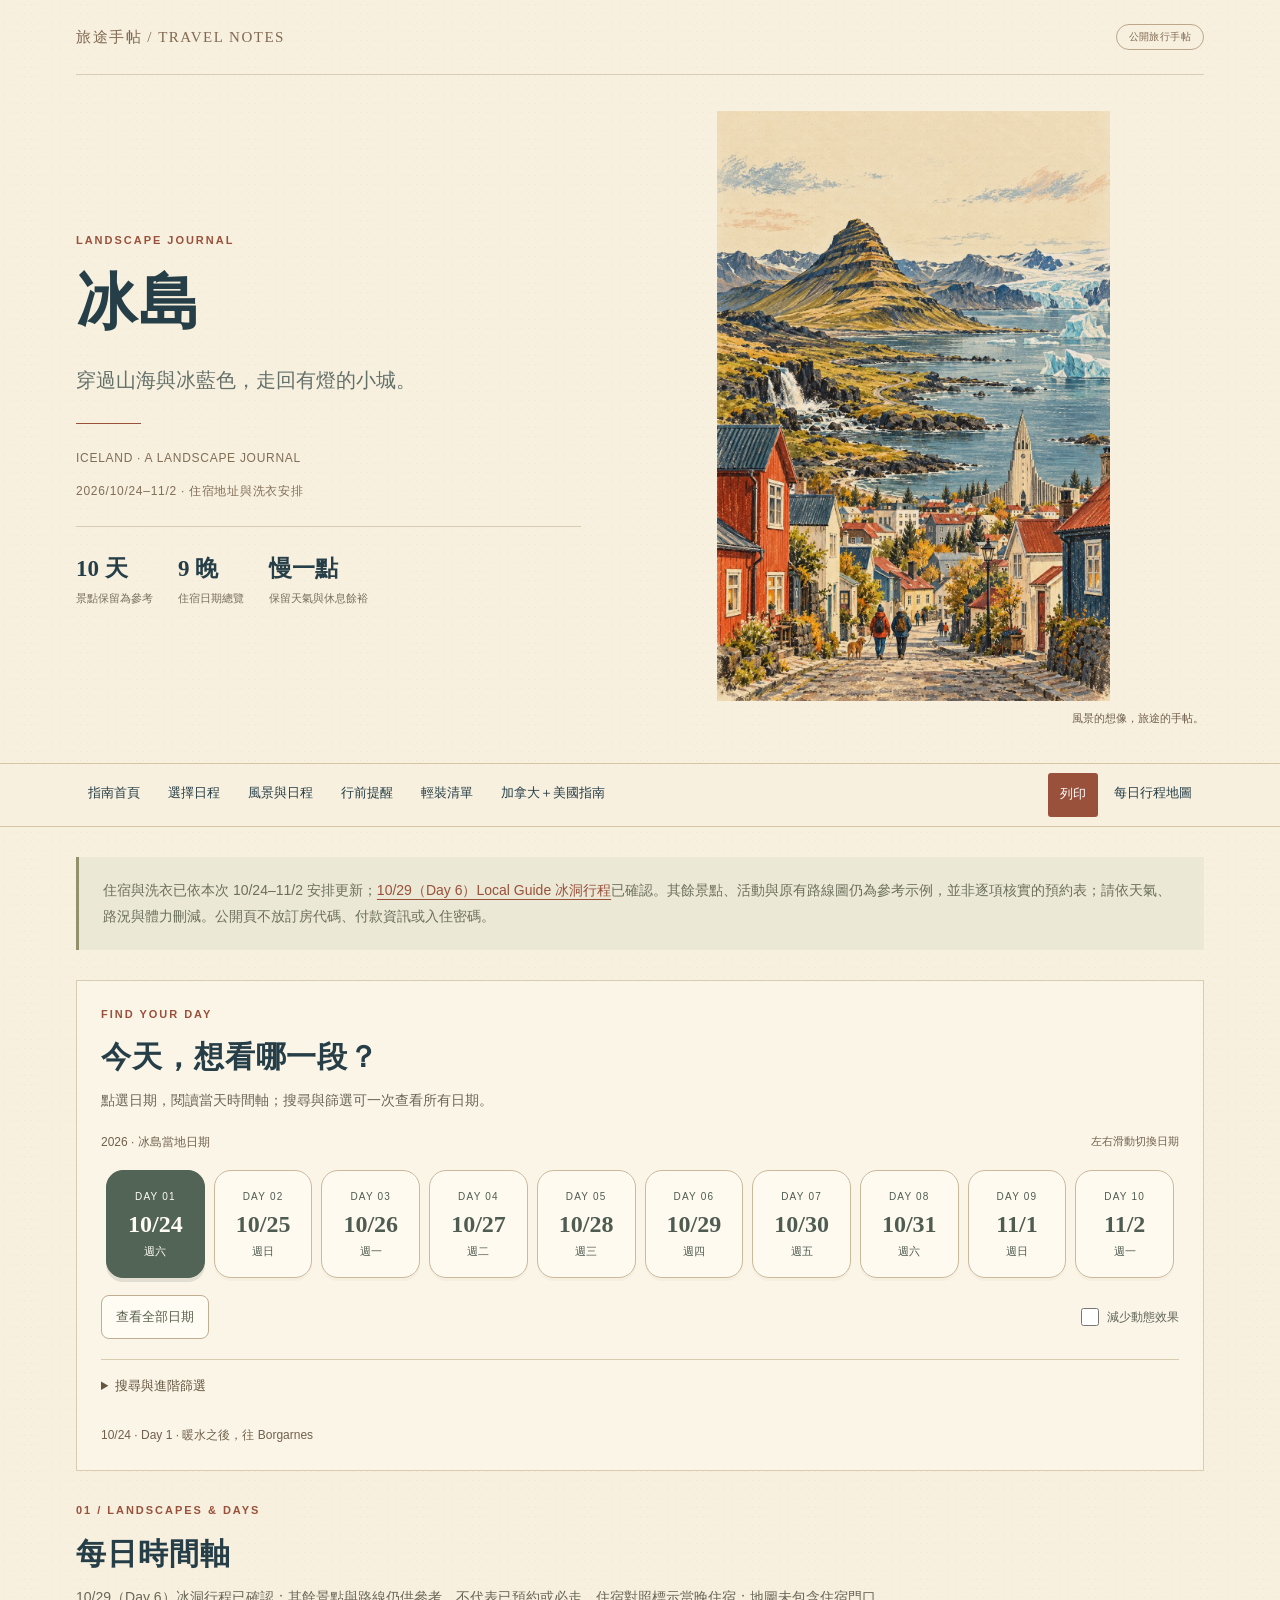
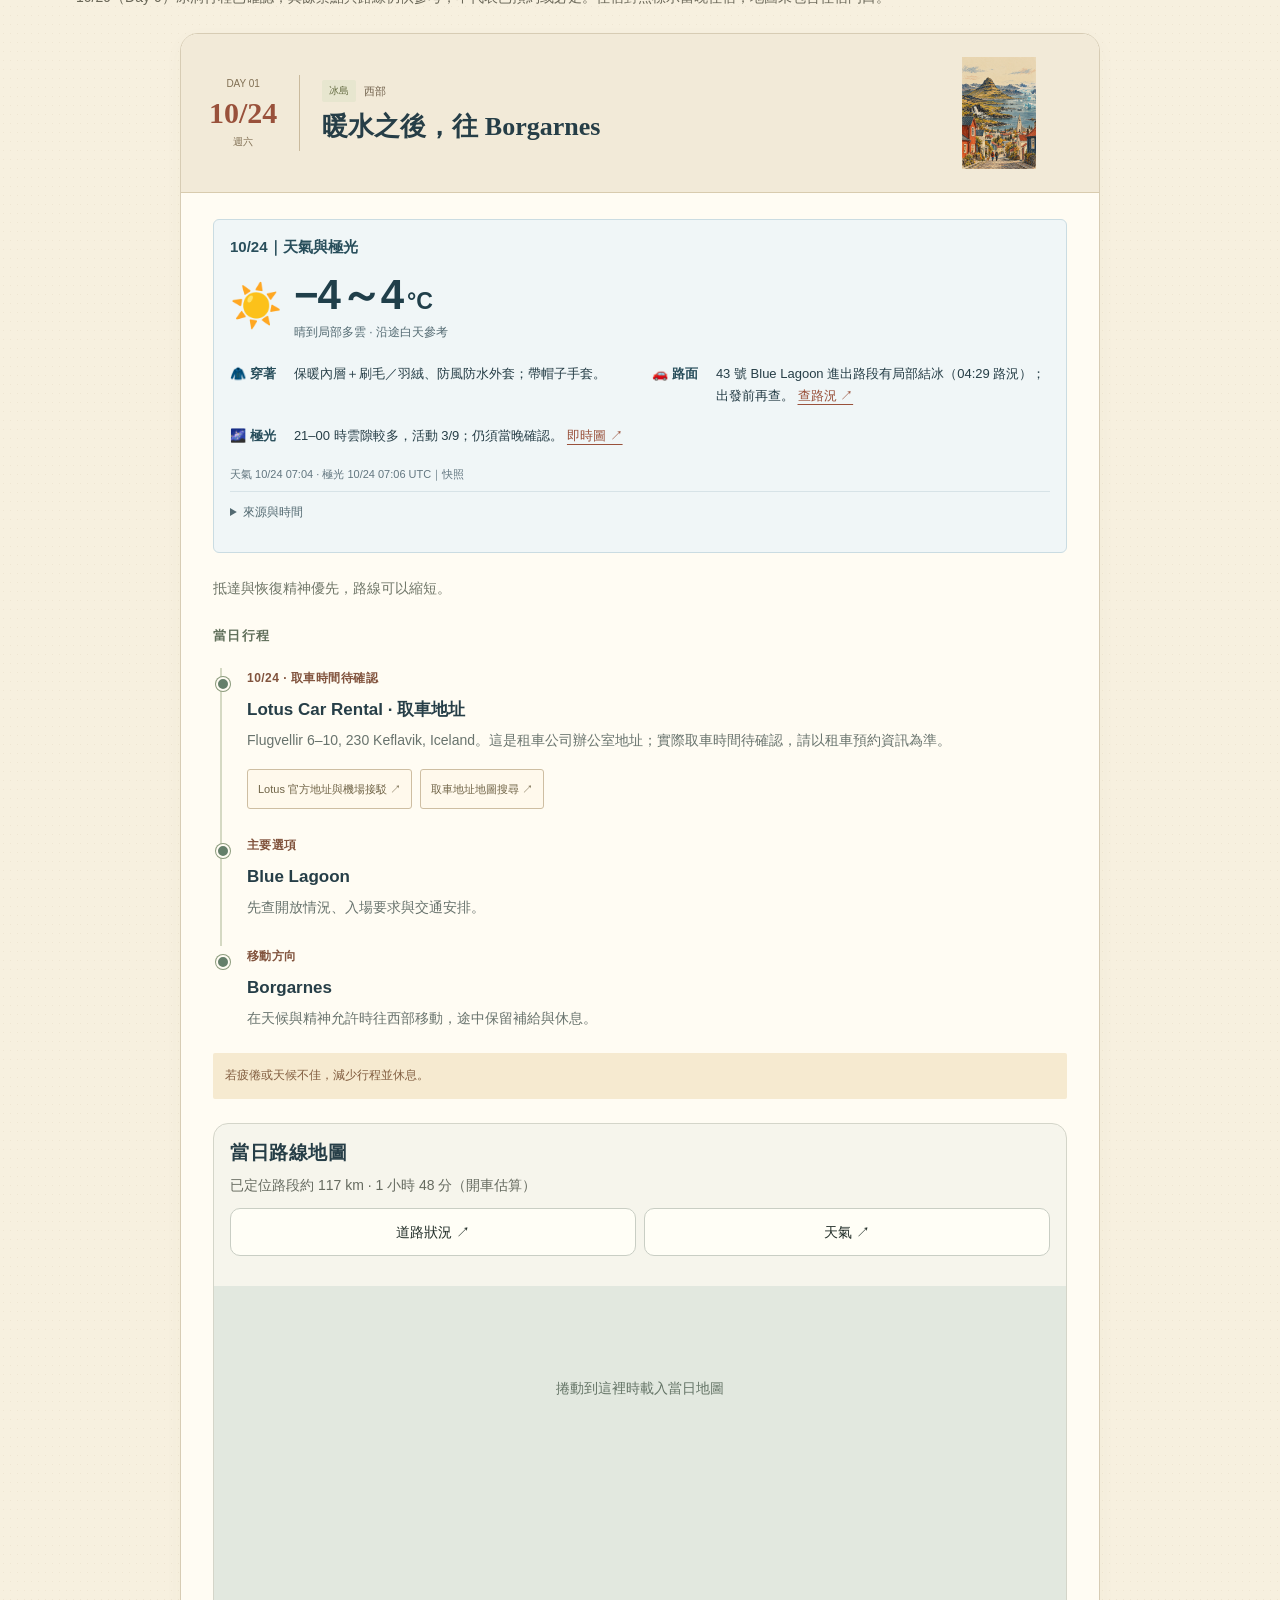
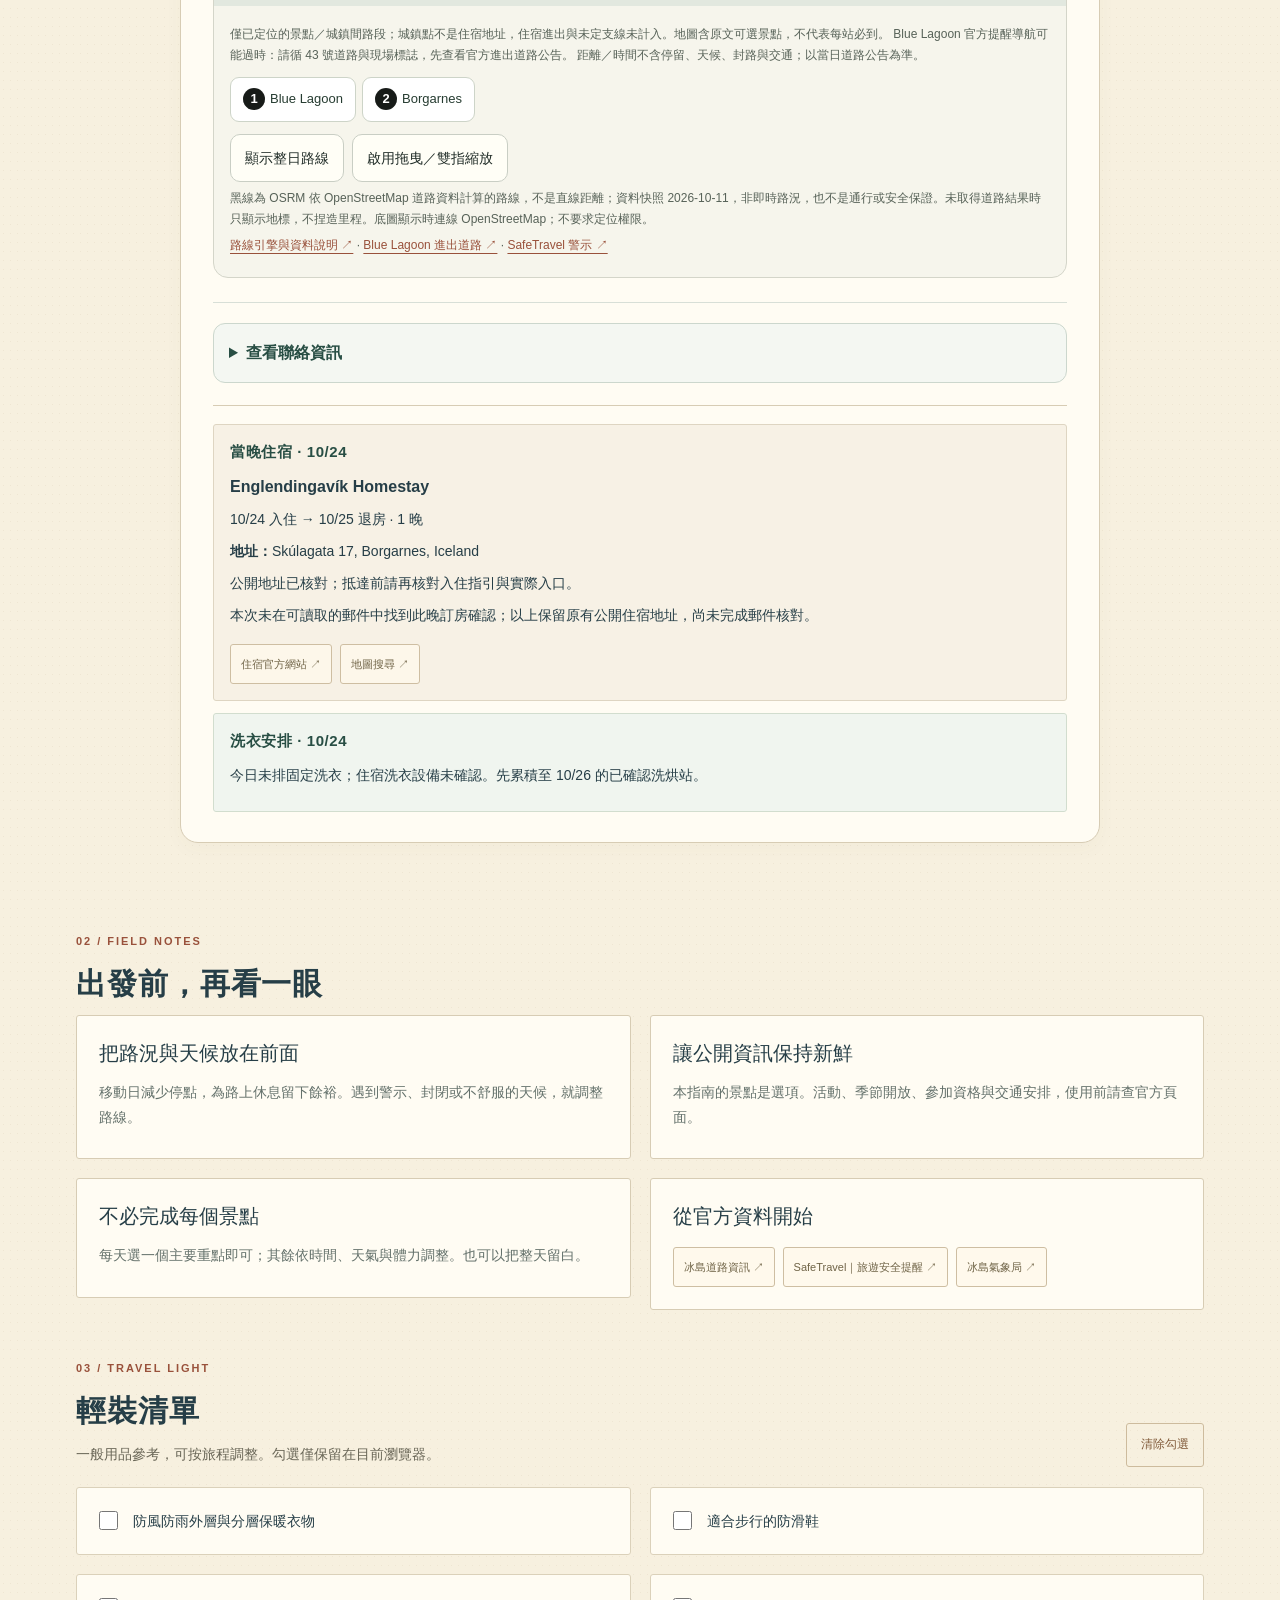
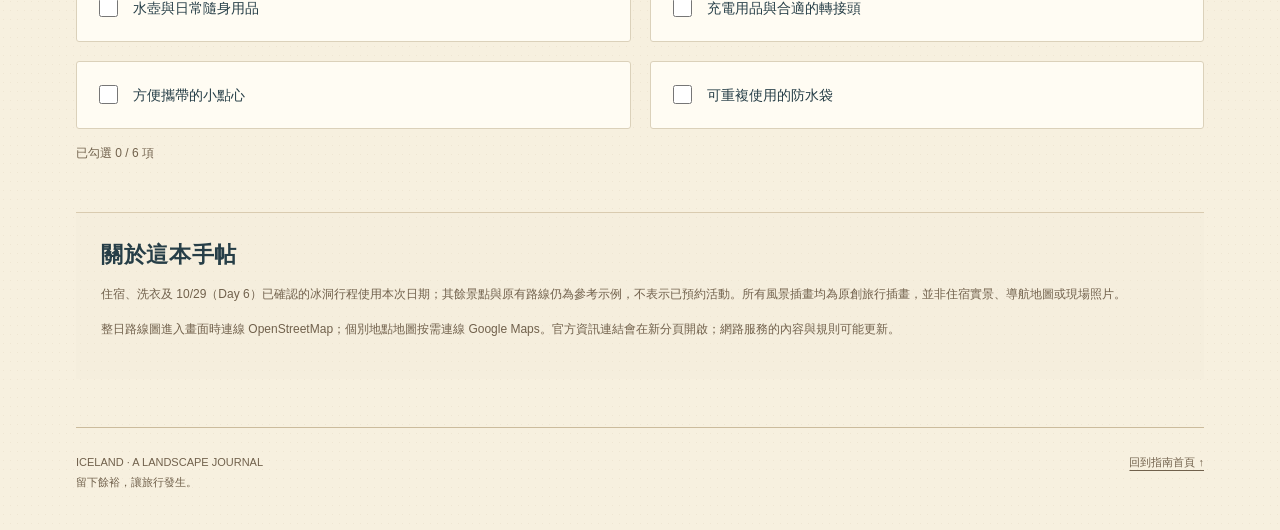
<file: iceland.html>
<!DOCTYPE html>
<html lang="zh-Hant"><head><meta charset="utf-8"><meta name="viewport" content="width=device-width,initial-scale=1"><meta name="color-scheme" content="light"><meta name="referrer" content="origin"><meta http-equiv="Content-Security-Policy" content="default-src 'none'; style-src 'self'; script-src 'self'; img-src 'self' data: https://tile.openstreetmap.org; connect-src 'none'; form-action 'none'; base-uri 'none'; object-src 'none'; frame-src https://maps.google.com https://www.google.com"><title>冰島｜旅途手帖</title><meta name="description" content="冰島 10/24–11/2 住宿、洗衣安排與 10/29 Local Guide Ice Cave Discovery 已確認行程，其餘景點供參考。"><link rel="stylesheet" href="assets/site.css?v=20261011-map1"><link rel="stylesheet" href="assets/leaflet.css?v=20261011-route1"><link rel="stylesheet" href="assets/iceland-route.css?v=20261011-inline1"><link rel="stylesheet" href="assets/iceland-daily-logistics.css?v=20261023-daily1"><link rel="stylesheet" href="assets/iceland-daily-weather.css?v=20261023-weather-compact1"><link rel="stylesheet" href="assets/iceland-daily.css?v=20261023-timeline1"></head><body data-guide="iceland"><a class="skip" href="#days">跳到每日時間軸</a><header class="wrap"><div class="masthead"><a href="index.html">旅途手帖 / TRAVEL NOTES</a><span class="privacy">公開旅行手帖</span></div><div class="hero"><div><p class="eyebrow">LANDSCAPE JOURNAL</p><h1>冰島</h1><p class="hero-sub">穿過山海與冰藍色，走回有燈的小城。</p><div class="cover-rule"></div><p class="cover-caption">ICELAND · A LANDSCAPE JOURNAL</p><p class="period">2026/10/24–11/2 · 住宿地址與洗衣安排</p><div class="metrics"><div><b>10 天</b><span>景點保留為參考</span></div><div><b>9 晚</b><span>住宿日期總覽</span></div><div><b>慢一點</b><span>保留天氣與休息餘裕</span></div></div></div><figure class="cover-illustration"><img src="assets/iceland-1.webp" alt="冰島原創旅行風景插畫" width="1024" height="1536" fetchpriority="high" decoding="async"><figcaption>風景的想像，旅途的手帖。</figcaption></figure></div></header><nav class="topnav" aria-label="手帖導覽"><div class="wrap nav-inner"><a href="index.html">指南首頁</a><a href="#finder">選擇日程</a><a href="#days">風景與日程</a><a href="#notes">行前提醒</a><a href="#packing">輕裝清單</a><a href="canada.html">加拿大＋美國指南</a><button id="print" type="button">列印</button><a href="#days">每日行程地圖</a></div></nav><main class="wrap"><p class="intro-note">住宿與洗衣已依本次 10/24–11/2 安排更新；<a href="#day-6">10/29（Day 6）Local Guide 冰洞行程</a>已確認。其餘景點、活動與原有路線圖仍為參考示例，並非逐項核實的預約表；請依天氣、路況與體力刪減。公開頁不放訂房代碼、付款資訊或入住密碼。</p><noscript><p class="callout">下方完整列出 10 天行程；日期切換、篩選與清單勾選保存需要啟用 JavaScript。</p></noscript>
<section id="finder" class="finder"><div class="section-head"><div><p class="eyebrow">FIND YOUR DAY</p><h2>今天，想看哪一段？</h2><p class="section-desc">點選日期，閱讀當天時間軸；搜尋與篩選可一次查看所有日期。</p></div></div><div class="daily-date-ui" hidden><p class="date-hint">2026 · 冰島當地日期 <span>左右滑動切換日期</span></p><div class="date-strip" role="group" aria-label="選擇每日行程，方向鍵切換日期"><button type="button" class="date-chip" id="date-1" data-select-day="1" aria-controls="day-1" aria-pressed="false" aria-label="10 月 24 日，星期六，Day 1"><span class="date-chip-day">DAY 01</span><b>10/24</b><span class="date-chip-weekday">週六</span></button><button type="button" class="date-chip" id="date-2" data-select-day="2" aria-controls="day-2" aria-pressed="false" aria-label="10 月 25 日，星期日，Day 2"><span class="date-chip-day">DAY 02</span><b>10/25</b><span class="date-chip-weekday">週日</span></button><button type="button" class="date-chip" id="date-3" data-select-day="3" aria-controls="day-3" aria-pressed="false" aria-label="10 月 26 日，星期一，Day 3"><span class="date-chip-day">DAY 03</span><b>10/26</b><span class="date-chip-weekday">週一</span></button><button type="button" class="date-chip" id="date-4" data-select-day="4" aria-controls="day-4" aria-pressed="false" aria-label="10 月 27 日，星期二，Day 4"><span class="date-chip-day">DAY 04</span><b>10/27</b><span class="date-chip-weekday">週二</span></button><button type="button" class="date-chip" id="date-5" data-select-day="5" aria-controls="day-5" aria-pressed="false" aria-label="10 月 28 日，星期三，Day 5"><span class="date-chip-day">DAY 05</span><b>10/28</b><span class="date-chip-weekday">週三</span></button><button type="button" class="date-chip" id="date-6" data-select-day="6" aria-controls="day-6" aria-pressed="false" aria-label="10 月 29 日，星期四，Day 6"><span class="date-chip-day">DAY 06</span><b>10/29</b><span class="date-chip-weekday">週四</span></button><button type="button" class="date-chip" id="date-7" data-select-day="7" aria-controls="day-7" aria-pressed="false" aria-label="10 月 30 日，星期五，Day 7"><span class="date-chip-day">DAY 07</span><b>10/30</b><span class="date-chip-weekday">週五</span></button><button type="button" class="date-chip" id="date-8" data-select-day="8" aria-controls="day-8" aria-pressed="false" aria-label="10 月 31 日，星期六，Day 8"><span class="date-chip-day">DAY 08</span><b>10/31</b><span class="date-chip-weekday">週六</span></button><button type="button" class="date-chip" id="date-9" data-select-day="9" aria-controls="day-9" aria-pressed="false" aria-label="11 月 1 日，星期日，Day 9"><span class="date-chip-day">DAY 09</span><b>11/1</b><span class="date-chip-weekday">週日</span></button><button type="button" class="date-chip" id="date-10" data-select-day="10" aria-controls="day-10" aria-pressed="false" aria-label="11 月 2 日，星期一，Day 10"><span class="date-chip-day">DAY 10</span><b>11/2</b><span class="date-chip-weekday">週一</span></button></div><div class="daily-view-actions"><button id="all-days" type="button" aria-pressed="false" aria-controls="days">查看全部日期</button><label class="motion-choice"><input id="reduce-motion" type="checkbox"><span id="motion-label">減少動態效果</span></label></div></div><details class="day-filters"><summary>搜尋與進階篩選</summary><div class="week-chips" aria-label="相對週次"><button class="week-chip" type="button" data-week="all" aria-pressed="true">全部週次</button><button class="week-chip" type="button" data-week="1" aria-pressed="false">第 1 週 <small>Day 1–7</small></button><button class="week-chip" type="button" data-week="2" aria-pressed="false">第 2 週 <small>Day 8–10</small></button></div><div class="week-controls"><button id="prev-week" type="button">← 前一週</button><span id="active-week">全部週次</span><button id="next-week" type="button">下一週 →</button></div><div class="filters"><label>國家<select id="country"><option value="all">全部國家</option><option value="冰島">冰島</option></select></label><label>日期／日程<select id="day"><option value="all">全部 Day</option><option value="1">10/24 · Day 1 · 暖水之後，往 Borgarnes</option><option value="2">10/25 · Day 2 · 海豹沙灘與草帽山</option><option value="3">10/26 · Day 3 · 離開斯奈半島，木屋休息</option><option value="4">10/27 · Day 4 · 南岸瀑布，聽水的聲音</option><option value="5">10/28 · Day 5 · 黑沙灘往冰河湖</option><option value="6">10/29 · Day 6 · 留在冰藍色裡</option><option value="7">10/30 · Day 7 · 海鮮支線與東南岸回程</option><option value="8">10/31 · Day 8 · 黃金圈選段，回到小城</option><option value="9">11/1 · Day 9 · 雷克雅維克的一杯咖啡</option><option value="10">11/2 · Day 10 · 海岸留白與旅程收尾</option></select></label><label>地區<select id="region"><option value="all">全部地區</option><option value="西部">西部</option><option value="斯奈山半島">斯奈山半島</option><option value="南岸">南岸</option><option value="冰河湖">冰河湖</option><option value="東南岸">東南岸</option><option value="黃金圈">黃金圈</option><option value="Reykjavík">Reykjavík</option></select></label><label class="search">關鍵字<input id="search" type="search" placeholder="景點、城市、活動…" autocomplete="off"></label></div><div class="filter-actions"><button id="show-results" type="button">查看日程 ↓</button><button id="clear-filters" type="button" class="reset">全部／清除篩選</button></div></details><p id="result-count" class="result-count" role="status" aria-live="polite">共 10 天行程；景點仍依原註記供參考</p></section><section id="days" class="section"><div class="section-head"><div><p class="eyebrow">01 / LANDSCAPES &amp; DAYS</p><h2>每日時間軸</h2><p class="section-desc">10/29（Day 6）冰洞行程已確認；其餘景點與路線仍供參考，不代表已預約或必走。住宿對照標示當晚住宿；地圖未包含住宿門口。</p></div></div><section class="chapter-block" aria-labelledby="chapter-1"><div class="chapter-opening no-art"><div class="chapter-copy"><span class="chapter-number">01</span><span class="chapter-date">DAY 1–1</span><h3 id="chapter-1">霧與暖水之間</h3><p>第一段，留給休息與冰島的第一眼。</p><span class="chapter-flourish"></span></div></div><div class="day-grid"><article class="day-card" id="day-1" data-day="1" data-date="2026-10-24" aria-labelledby="day-title-1" data-week="1" data-country="冰島" data-region="西部"><div class="day-top"><div class="date-block"><span>DAY 01</span><b>10/24</b><small>週六</small></div><div class="day-heading"><div class="day-meta"><span class="tag">冰島</span><span>西部</span></div><h3 id="day-title-1">暖水之後，往 Borgarnes</h3></div><img class="day-illustration" src="assets/iceland-1.webp" alt="" width="144" height="112" loading="lazy" decoding="async"></div><div class="day-body"><!-- ICELAND_WEATHER_DAY_2026-10-24_START -->
<section id="weather-2026-10-24" class="daily-weather" aria-labelledby="weather-title-2026-10-24" data-weather-date="2026-10-24" data-weather-status="snapshot" data-weather-updated="2026-10-24T07:04:00Z" data-aurora-updated="2026-10-24T07:06:00Z" data-aurora-status="favorable"><h4 id="weather-title-2026-10-24">10/24｜天氣與極光</h4><div class="weather-quick-top"><span class="weather-icon" aria-hidden="true">☀️</span><div><span class="weather-temperature">−4～4<span class="weather-unit">°C</span></span><p class="weather-condition">晴到局部多雲 · 沿途白天參考</p></div></div><dl class="weather-guidance"><div><dt>🧥 穿著</dt><dd>保暖內層＋刷毛／羽絨、防風防水外套；帶帽子手套。</dd></div><div><dt>🚗 路面</dt><dd>43 號 Blue Lagoon 進出路段有局部結冰（04:29 路況）；出發前再查。 <a href="https://umferdin.is/en" target="_blank" rel="noopener noreferrer">查路況 ↗</a></dd></div><div class="weather-aurora"><dt>🌌 極光</dt><dd>21–00 時雲隙較多，活動 3/9；仍須當晚確認。 <a href="https://en.vedur.is/weather/forecasts/aurora/" target="_blank" rel="noopener noreferrer">即時圖 ↗</a></dd></div></dl><p class="weather-updated">天氣 10/24 07:04 · 極光 10/24 07:06 UTC｜快照</p><details class="weather-provenance"><summary>來源與時間</summary><div class="weather-provenance-body"><p>天氣：IMO，10/24 07:04 UTC 擷取核對；模型起報／分析 10/24 03:00 UTC，並非發布時間。溫度為本日 09:00–18:00 可用時次範圍，非整日高低溫。KEF −1～4°C、Grindavík −1～4°C、Hvanneyri −4～2°C；風速依序為 3～6、4～8、2～3 m/s。Hvanneyri 只作 Borgarnes 周邊參考，大字為沿途三站範圍，不是 Borgarnes 市區或住宿的精確預報。 所列時次未預報降水，來源未提供陣風；不補造雨量總計。</p><p>路面：10/24 約 07:07 UTC 核對 Umferdin 即時資料，43 號 Grindavíkurvegur 的 Reykjanesbraut–Norðurljósavegur 段標示「Spots of ice／局部結冰」，該路段更新 04:29 UTC。這是特定路段快照，不代表整條路況。如另走 42 號 Seltún 附近，當時標示「Slippery／濕滑」（03:21 更新）；425、427 號部分沿海路段也有局部結冰。SafeTravel 當時未列一般警報；不能因此推論道路無冰。</p><p>極光：IMO 雲圖於 10/24 07:06 UTC 核對，起報 10/24 03:00 UTC，涵蓋至 10/27 03:00 UTC；已看低、中、高雲。低、中、高雲圖在 10/24 21:00 與 10/25 00:00 顯示 Borgarnes 周邊多有雲隙，條件相對較佳。這是地區雲圖判讀，不是住宿上空的精確預報。 當日官方活動指數 3/9（0–9 刻度，不是可見百分比）。官方黑夜時段 18:27–翌日 07:58 為 Reykjavík 參考，不能當成住宿的精確時刻；21:00–午夜在此參考黑夜內。仍需黑暗、雲隙與實際活動配合，不保證看見。</p><div class="maps"><a class="map-link" href="https://xmlweather.vedur.is/?op_w=xml&amp;type=forec&amp;lang=en&amp;view=xml&amp;ids=990;1361;1777;1938;6300&amp;params=T;D;F;W;R;FG" target="_blank" rel="noopener noreferrer">IMO 天氣來源 ↗</a><a class="map-link" href="https://en.vedur.is/weather/forecasts/aurora/" target="_blank" rel="noopener noreferrer">IMO 極光／雲圖 ↗</a><a class="map-link" href="https://en.vedur.is/photos/harmonie_island_lcc/261024_0300_18.png" target="_blank" rel="noopener noreferrer">21 時低雲 ↗</a><a class="map-link" href="https://en.vedur.is/photos/harmonie_island_mcc/261024_0300_18.png" target="_blank" rel="noopener noreferrer">21 時中雲 ↗</a><a class="map-link" href="https://en.vedur.is/photos/harmonie_island_hcc/261024_0300_18.png" target="_blank" rel="noopener noreferrer">21 時高雲 ↗</a><a class="map-link" href="https://umferdin.is/en/road/90321" target="_blank" rel="noopener noreferrer">官方即時路況 ↗</a><a class="map-link" href="https://safetravel.is/" target="_blank" rel="noopener noreferrer">SafeTravel ↗</a></div></div></details></section>
<!-- ICELAND_WEATHER_DAY_2026-10-24_END -->
<p class="lead">抵達與恢復精神優先，路線可以縮短。</p><h4 class="timeline-heading">當日行程</h4><ul class="timeline"><li id="lotus-pickup"><span class="time">10/24 · 取車時間待確認</span><strong class="event-title">Lotus Car Rental · 取車地址</strong><p class="detail">Flugvellir 6–10, 230 Keflavik, Iceland。這是租車公司辦公室地址；實際取車時間待確認，請以租車預約資訊為準。</p><div class="maps"><a class="map-link" href="https://www.lotuscarrental.is/our-services/airport-shuttle" target="_blank" rel="noopener noreferrer">Lotus 官方地址與機場接駁 ↗</a><a class="map-link" href="https://www.google.com/maps/search/?api=1&amp;query=Lotus%20Car%20Rental%20Flugvellir%206-10%2C%20230%20Keflavik%2C%20Iceland" target="_blank" rel="noopener noreferrer">取車地址地圖搜尋 ↗</a></div></li><li><span class="time">主要選項</span><strong class="event-title">Blue Lagoon</strong><p class="detail">先查開放情況、入場要求與交通安排。</p></li><li><span class="time">移動方向</span><strong class="event-title">Borgarnes</strong><p class="detail">在天候與精神允許時往西部移動，途中保留補給與休息。</p></li></ul><p class="day-note">若疲倦或天候不佳，減少行程並休息。</p><section id="route-day-1" class="route-overview daily-inline-route" aria-labelledby="route-title-0" data-route-day="day-1"><div class="route-head"><div><h2 id="route-title-0">當日路線地圖</h2><p class="route-estimate" aria-live="polite">已定位路段約 117 km · 1 小時 48 分（開車估算）</p></div><div class="route-sources"><a href="https://umferdin.is/en" target="_blank" rel="noopener noreferrer">道路狀況 ↗</a><a href="https://en.vedur.is/" target="_blank" rel="noopener noreferrer">天氣 ↗</a></div></div><div class="route-canvas route-locked" aria-label="Day 1 · 暖水之後，往 Borgarnes 路線地圖"><p class="route-placeholder">捲動到這裡時載入當日地圖</p></div><div class="route-foot"><p class="route-note"></p><ol class="route-stop-list" aria-label="當日地點編號"></ol><div class="route-actions"><button type="button" class="route-reset">顯示整日路線</button><button type="button" class="route-enable" aria-pressed="false">啟用拖曳／雙指縮放</button></div><p class="route-status" role="status" aria-live="polite"></p><p class="route-note">黑線為 OSRM 依 OpenStreetMap 道路資料計算的路線，不是直線距離；資料快照 2026-10-11，非即時路況，也不是通行或安全保證。未取得道路結果時只顯示地標，不捏造里程。底圖顯示時連線 OpenStreetMap；不要求定位權限。</p><p class="route-note"><a href="https://routing.openstreetmap.de/about.html" target="_blank" rel="noopener noreferrer">路線引擎與資料說明 ↗</a> · <a href="https://www.bluelagoon.com/how-to-get-here" target="_blank" rel="noopener noreferrer">Blue Lagoon 進出道路 ↗</a> · <a href="https://safetravel.is/" target="_blank" rel="noopener noreferrer">SafeTravel 警示 ↗</a></p></div></section><div class="travel-tools"><details class="contact-disclosure"><summary>查看聯絡資訊</summary><div class="travel-tool-body"><p class="travel-help">以下為場館官方公開電話；再次點「撥打」才交由裝置開啟電話功能，不會自動撥號。</p><div class="travel-contact"><strong>Blue Lagoon · 客服</strong><div class="travel-actions"><a href="tel:+3544208800">撥打 +354 420 8800</a><a href="https://www.bluelagoon.com/contact" target="_blank" rel="noopener noreferrer">官方聯絡頁 ↗</a></div></div></div></details></div><div class="daily-logistics"><section id="stay-borgarnes" class="daily-logistics-section daily-stay" aria-labelledby="day-1-stay-title"><h4 id="day-1-stay-title">當晚住宿 · 10/24</h4><p class="daily-property">Englendingavík Homestay</p><p>10/24 入住 → 10/25 退房 · 1 晚</p><p><strong>地址：</strong>Skúlagata 17, Borgarnes, Iceland</p><p>公開地址已核對；抵達前請再核對入住指引與實際入口。</p><p>本次未在可讀取的郵件中找到此晚訂房確認；以上保留原有公開住宿地址，尚未完成郵件核對。</p><div class="maps"><a class="map-link" href="https://www.englendingavik.is/" target="_blank" rel="noopener noreferrer">住宿官方網站 ↗</a><a class="map-link" href="https://www.google.com/maps/search/?api=1&amp;query=Englendingav%C3%ADk%20Homestay%20Sk%C3%BAlagata%2017%2C%20Borgarnes%2C%20Iceland" target="_blank" rel="noopener noreferrer">地圖搜尋 ↗</a></div></section><section class="daily-logistics-section daily-laundry" aria-labelledby="day-1-laundry-title"><h4 id="day-1-laundry-title">洗衣安排 · 10/24</h4><p>今日未排固定洗衣；住宿洗衣設備未確認。先累積至 10/26 的已確認洗烘站。</p></section></div></div></article></div></section><section class="chapter-block" aria-labelledby="chapter-2"><div class="chapter-opening "><figure class="chapter-figure"><img src="assets/iceland-2.webp" alt="山與海，收藏在半島的原創風景插畫" width="1536" height="1024" loading="lazy" decoding="async"><figcaption>原創風景插畫 · 非導航地圖或現場照片</figcaption></figure><div class="chapter-copy"><span class="chapter-number">02</span><span class="chapter-date">DAY 2–3</span><h3 id="chapter-2">山與海，收藏在半島</h3><p>看山影、望海岸，在小鎮停一杯咖啡的時間。</p><span class="chapter-flourish"></span></div></div><div class="day-grid"><article class="day-card" id="day-2" data-day="2" data-date="2026-10-25" aria-labelledby="day-title-2" data-week="1" data-country="冰島" data-region="斯奈山半島"><div class="day-top"><div class="date-block"><span>DAY 02</span><b>10/25</b><small>週日</small></div><div class="day-heading"><div class="day-meta"><span class="tag">冰島</span><span>斯奈山半島</span></div><h3 id="day-title-2">海豹沙灘與草帽山</h3></div><img class="day-illustration" src="assets/iceland-2.webp" alt="" width="144" height="112" loading="lazy" decoding="async"></div><div class="day-body"><!-- ICELAND_WEATHER_DAY_2026-10-25_START -->
<section id="weather-2026-10-25" class="daily-weather" aria-labelledby="weather-title-2026-10-25" data-weather-date="2026-10-25" data-weather-status="snapshot" data-aurora-status="cloud-risk" data-aurora-updated="2026-10-25T07:45:00Z" data-weather-updated="2026-10-25T07:45:00Z"><h4 id="weather-title-2026-10-25">10/25｜天氣與極光</h4><div class="weather-quick-top"><span class="weather-icon" aria-hidden="true">☁️</span><div><span class="weather-temperature">2～4<span class="weather-unit">°C</span></span><p class="weather-condition">Grundarfjörður 陰 · 白天參考，晚間有小雨</p></div></div><dl class="weather-guidance"><div><dt>🧥 穿著</dt><dd>保暖內層＋刷毛／羽絨、防風防水外套；海岸停留帶帽子手套、防水鞋。</dd></div><div><dt>🚗 路面</dt><dd>54 號 Fróðárheiði 積雪；Grundarfjörður–Vatnaleið 局部結冰，出發前再查。 <a href="https://umferdin.is/en" target="_blank" rel="noopener noreferrer">查路況 ↗</a></dd></div><div class="weather-aurora"><dt>🌌 極光</dt><dd>低、中、高雲遮擋風險高；活動 3/9，不代表容易看見。 <a href="https://en.vedur.is/weather/forecasts/aurora/" target="_blank" rel="noopener noreferrer">即時圖 ↗</a></dd></div></dl><p class="weather-updated">10/25 07:45 UTC 更新｜冰島時間 · 預報快照</p><details class="weather-provenance"><summary>來源與時間</summary><div class="weather-provenance-body"><p>天氣：IMO，10/25 07:40–07:42 UTC 擷取、10/25 07:45 UTC 核對；模型起報／分析 10/25 03:00 UTC，並非發布時間。大字為本日 09:00–18:00 可用預報點範圍，不是整日最高／最低溫。Grundarfjörður 站，白天 2～4°C、風 2～4 m/s；19:00 起逐時天氣描述有小雨，21:00 約 3°C／2 m/s。白天 09:00–18:00 降水欄為零，但不能推論今晚無雨。此站僅代表半島北側城鎮，不是全半島、山口或住宿門口。 風速不是陣風，來源未提供陣風值；降水不跨不同時段直接累加成全日總量。</p><p>10/25 約 07:41 UTC 核對 Umferdin（資料流更新 07:40）：54 號 Fróðárheiði 為 Snow／積雪，路段更新 06:47；Grundarfjörður–Vatnaleið 為 Spots of ice／局部結冰，更新 07:29。56 號 Vatnaleið 與部分半島路段為 Not known／資訊未明，不能當成無冰。570 號為 Impassable／不通行。上述為當時實況，不是封閉所有 54 號路段，也不是全天保證。IMO 07:43 查詢未回傳有效天氣警報，仍不能推論道路安全。</p><p>極光：IMO 低、中、高雲圖於 10/25 07:45 UTC 核對；起報 10/25 03:00 UTC，涵蓋至 10/28 03:00 UTC。10/25 21:00 與 10/26 00:00 的低、中、高雲圖均顯示斯奈山北側／Grundarfjörður 周邊有廣泛雲層，遮擋風險高。相較昨日雲帶邊緣的預報，本批雲層更廣，不沿用較有利的判斷。 官方當日活動指數 3/9（0–9 刻度，不是看見的百分比）。官方黑夜時段 18:24–翌日 08:00 為 Reykjavík 參考，不是住宿的精確時刻；21:00–午夜位於此參考黑夜內。仍需黑暗、雲隙與實際活動配合，不保證看見。</p><div class="maps"><a class="map-link" href="https://xmlweather.vedur.is/?op_w=xml&amp;type=forec&amp;lang=en&amp;view=xml&amp;ids=1938;6300;36049&amp;params=T;D;F;W;R;FG" target="_blank" rel="noopener noreferrer">IMO 站點預報 ↗</a><a class="map-link" href="https://en.vedur.is/weather/forecasts/aurora/" target="_blank" rel="noopener noreferrer">IMO 極光／雲圖 ↗</a><a class="map-link" href="https://en.vedur.is/photos/harmonie_island_lcc/261025_0300_18.png" target="_blank" rel="noopener noreferrer">21 時低雲 ↗</a><a class="map-link" href="https://en.vedur.is/photos/harmonie_island_mcc/261025_0300_18.png" target="_blank" rel="noopener noreferrer">21 時中雲 ↗</a><a class="map-link" href="https://en.vedur.is/photos/harmonie_island_hcc/261025_0300_18.png" target="_blank" rel="noopener noreferrer">21 時高雲 ↗</a><a class="map-link" href="https://umferdin.is/en/road/90429" target="_blank" rel="noopener noreferrer">54 號 Fróðárheiði ↗</a><a class="map-link" href="https://umferdin.is/en/road/90431" target="_blank" rel="noopener noreferrer">54 號 Grundarfjörður–Vatnaleið ↗</a><a class="map-link" href="https://umferdin.is/en/road/90433" target="_blank" rel="noopener noreferrer">56 號 Vatnaleið ↗</a><a class="map-link" href="https://umferdin.is/en/road/91323" target="_blank" rel="noopener noreferrer">570 號路況 ↗</a></div></div></details></section>
<!-- ICELAND_WEATHER_DAY_2026-10-25_END -->
<p class="lead">山與海之間，選幾個短停就好。</p><h4 class="timeline-heading">當日行程</h4><ul class="timeline"><li><span class="time">主要選項</span><strong class="event-title">Ytri Tunga／Kirkjufell</strong><p class="detail">與野生動物保持距離；風大時縮短停留。</p></li><li><span class="time">彈性選項</span><strong class="event-title">Búðir 黑教堂／Arnarstapi</strong><p class="detail">時間與路況允許才加入。</p></li></ul><p class="day-note">半島道路、風速與能見度不適合時，調整路線。</p><div class="maps"><a class="map-link" href="https://www.road.is/" target="_blank" rel="noopener noreferrer">冰島道路資訊 ↗</a><a class="map-link" href="https://en.vedur.is/" target="_blank" rel="noopener noreferrer">冰島氣象局 ↗</a></div><section id="route-day-2" class="route-overview daily-inline-route" aria-labelledby="route-title-1" data-route-day="day-2"><div class="route-head"><div><h2 id="route-title-1">當日路線地圖</h2><p class="route-estimate" aria-live="polite">已定位路段約 89 km · 1 小時 28 分（開車估算）</p></div><div class="route-sources"><a href="https://umferdin.is/en" target="_blank" rel="noopener noreferrer">道路狀況 ↗</a><a href="https://en.vedur.is/" target="_blank" rel="noopener noreferrer">天氣 ↗</a></div></div><div class="route-canvas route-locked" aria-label="Day 2 · 海豹沙灘與草帽山 路線地圖"><p class="route-placeholder">捲動到這裡時載入當日地圖</p></div><div class="route-foot"><p class="route-note"></p><ol class="route-stop-list" aria-label="當日地點編號"></ol><div class="route-actions"><button type="button" class="route-reset">顯示整日路線</button><button type="button" class="route-enable" aria-pressed="false">啟用拖曳／雙指縮放</button></div><p class="route-status" role="status" aria-live="polite"></p><p class="route-note">黑線為 OSRM 依 OpenStreetMap 道路資料計算的路線，不是直線距離；資料快照 2026-10-11，非即時路況，也不是通行或安全保證。未取得道路結果時只顯示地標，不捏造里程。底圖顯示時連線 OpenStreetMap；不要求定位權限。</p><p class="route-note"><a href="https://routing.openstreetmap.de/about.html" target="_blank" rel="noopener noreferrer">路線引擎與資料說明 ↗</a> · <a href="https://www.bluelagoon.com/how-to-get-here" target="_blank" rel="noopener noreferrer">Blue Lagoon 進出道路 ↗</a> · <a href="https://safetravel.is/" target="_blank" rel="noopener noreferrer">SafeTravel 警示 ↗</a></p></div></section><div class="daily-logistics"><section id="stay-kirkjufell" class="daily-logistics-section daily-stay" aria-labelledby="day-2-stay-title"><h4 id="day-2-stay-title">當晚住宿 · 10/25</h4><p class="daily-property">Kirkjufell View Cottages</p><p>10/25 入住 → 10/26 退房 · 1 晚</p><p><strong>地址：</strong>Innri Látravík, Grundarfjörður, Iceland</p><p>公開房源地址已核對；抵達前請再核對入住指引與實際入口。</p><p>本次未在可讀取的郵件中找到此晚訂房確認；以上保留原有公開住宿地址，尚未完成郵件核對。</p><div class="maps"><a class="map-link" href="https://www.booking.com/hotel/is/kirkjufell-view-cottages.html" target="_blank" rel="noopener noreferrer">公開房源與地址 ↗</a><a class="map-link" href="https://www.google.com/maps/search/?api=1&amp;query=Kirkjufell%20View%20Cottages%20Innri%20L%C3%A1trav%C3%ADk%2C%20Grundarfj%C3%B6r%C3%B0ur%2C%20Iceland" target="_blank" rel="noopener noreferrer">地圖搜尋 ↗</a></div></section><section class="daily-logistics-section daily-laundry" aria-labelledby="day-2-laundry-title"><h4 id="day-2-laundry-title">洗衣安排 · 10/25</h4><p>今日未排固定洗衣；住宿洗衣設備未確認。明晚 10/26 在 Selfoss 住宿洗第一批衣物。</p></section></div></div></article><article class="day-card" id="day-3" data-day="3" data-date="2026-10-26" aria-labelledby="day-title-3" data-week="1" data-country="冰島" data-region="斯奈山半島"><div class="day-top"><div class="date-block"><span>DAY 03</span><b>10/26</b><small>週一</small></div><div class="day-heading"><div class="day-meta"><span class="tag">冰島</span><span>斯奈山半島</span></div><h3 id="day-title-3">離開斯奈半島，木屋休息</h3></div><img class="day-illustration" src="assets/iceland-2.webp" alt="" width="144" height="112" loading="lazy" decoding="async"></div><div class="day-body"><!-- ICELAND_WEATHER_DAY_2026-10-26_START -->
<section id="weather-2026-10-26" class="daily-weather" aria-labelledby="weather-title-2026-10-26" data-weather-date="2026-10-26" data-weather-status="snapshot" data-weather-updated="2026-10-26T09:48:00Z" data-aurora-updated="2026-10-26T19:14:00Z" data-aurora-status="cloud-risk"><h4 id="weather-title-2026-10-26">10/26｜天氣與極光</h4><div class="weather-quick-top"><span class="weather-icon" aria-hidden="true">🌥️</span><div><span class="weather-temperature">−2～3<span class="weather-unit">°C</span></span><p class="weather-condition">Selfoss 陰天 · 今日與晚間預報範圍，非即時實測</p></div></div><dl class="weather-guidance"><div><dt>🧥 穿著</dt><dd>保暖內層＋刷毛／羽絨、防風防水外套；早晚帶帽子手套。</dd></div><div><dt>🚗 路面</dt><dd>54 號部分路段結冰；56 號 Vatnaleið、1 號 Hafnarfjall 冰雪濕滑，減速並重查。 <a href="https://umferdin.is/en" target="_blank" rel="noopener noreferrer">查路況 ↗</a></dd></div><div class="weather-aurora"><dt>🌌 極光</dt><dd>19:14 重查：Selfoss 傍晚至午夜預報陰天，推估木屋周邊觀測機會偏低。最新官方活動數值本次未取得，不沿用早上 2/9 當作即時值。 <a href="https://en.vedur.is/weather/forecasts/aurora/">官方雲圖 ↗</a></dd></div></dl><p class="weather-updated">晚間重查 10/26 19:14｜冰島時間 · 地區預報，非木屋即時實測</p><details class="weather-provenance"><summary>來源與時間</summary><div class="weather-provenance-body"><p>10/26 19:14 重查 IMO Selfoss：18 時與午夜陰天；21 時 1°C／5 m/s，22 時 2°C／4 m/s，23 時至午夜 2°C／3 m/s，這些取樣時次降水為 0。Selfoss 僅作附近參考，不是住宿上空。官方極光動態頁本次未回傳活動數值，不能核實最新 Kp；Iceland at Night 的 10/26–29 展望為活動偏低，其他網站活動預報有分歧，不提供可見百分比。依陰天預報判斷，建議先在木屋觀察雲隙，不為追光長途出門。以下為較早快照，並非晚間新實測。</p><p><a href="https://www.gottvedur.is/en/vedur/spar/6300/">IMO Selfoss 預報</a> · <a href="https://icelandatnight.is/">Iceland at Night</a></p><p>10/26 09:48 再核對 IMO Selfoss 預報：12:00 0°C／4 m/s；15:00 1°C／4 m/s；18:00 0°C／3 m/s；21:00 2°C／5 m/s；22:00 3°C／5 m/s；午夜 2°C／3 m/s。這些時次降水欄為 0；中午、傍晚至午夜陰天。市區預報不等於木屋或 Kerið 上空。以下保留 08:00 路況與分層雲圖核對紀錄，其時間不同，並非本次即時重查。</p><p>天氣：IMO，10/26 07:58–07:59 UTC 擷取、10/26 08:00 UTC 核對；模型起報／分析 10/26 03:00 UTC，並非發布時間。大字為本日 09:00–18:00 可用預報點範圍，不是整日最高／最低溫。Selfoss 站 −2～1°C、風 1～4 m/s；09:00 −2°C，白天取樣降水欄為零。離開半島前，Grundarfjörður 同時段 2～4°C、風 1～5 m/s，中午晴、傍晚轉陰。兩站不能代表沿途山口。 風速不是陣風，來源未提供陣風值；降水不跨不同時段直接累加成全日總量。</p><p>10/26 07:59 UTC 核對 Umferdin（資料流 07:56）：54 號 Grundarfjörður–Vatnaleið 局部結冰（06:06）；54 號 Hringvegur–Hítará 冰雪濕滑（05:47）；56 號 Vatnaleið 冰雪濕滑（07:35）；1 號 Hafnarfjall 冰雪濕滑（07:14）。這是特定路段當時分類，不是全線封閉或全天保證。拉長車距，出發前再查。SafeTravel 首頁此次未列一般警報，不表示道路無冰。</p><p>極光：IMO 低、中、高雲圖於 10/26 08:00 UTC 核對；起報 10/26 03:00 UTC，涵蓋至 10/29 03:00 UTC。10/26 21:00 與 10/27 00:00 的 Selfoss 周邊中、高雲廣泛，即使低雲較少仍有明顯遮擋風險。這是地區圖判讀，不是住宿正上空的精確預報。 官方當日活動指數 2/9（0–9 刻度，不是看見的百分比）。官方黑夜時段 18:21–翌日 08:03 為 Reykjavík 參考，不是住宿的精確時刻；21:00–午夜位於此參考黑夜內。仍需黑暗、雲隙與實際活動配合，不保證看見。</p><div class="maps"><a class="map-link" href="https://xmlweather.vedur.is/?op_w=xml&amp;type=forec&amp;lang=en&amp;view=xml&amp;ids=1938;6300;36049;5309&amp;params=T;D;F;W;R;FG" target="_blank" rel="noopener noreferrer">IMO 站點預報 ↗</a><a class="map-link" href="https://en.vedur.is/weather/forecasts/aurora/" target="_blank" rel="noopener noreferrer">IMO 極光／雲圖 ↗</a><a class="map-link" href="https://en.vedur.is/photos/harmonie_island_lcc/261026_0300_18.png" target="_blank" rel="noopener noreferrer">21 時低雲 ↗</a><a class="map-link" href="https://en.vedur.is/photos/harmonie_island_mcc/261026_0300_18.png" target="_blank" rel="noopener noreferrer">21 時中雲 ↗</a><a class="map-link" href="https://en.vedur.is/photos/harmonie_island_hcc/261026_0300_18.png" target="_blank" rel="noopener noreferrer">21 時高雲 ↗</a><a class="map-link" href="https://umferdin.is/en/road/90431" target="_blank" rel="noopener noreferrer">54 號局部結冰 ↗</a><a class="map-link" href="https://umferdin.is/en/road/90426" target="_blank" rel="noopener noreferrer">54 號冰雪濕滑 ↗</a><a class="map-link" href="https://umferdin.is/en/road/90433" target="_blank" rel="noopener noreferrer">56 號 Vatnaleið ↗</a><a class="map-link" href="https://umferdin.is/en/road/80402" target="_blank" rel="noopener noreferrer">1 號 Hafnarfjall ↗</a></div></div></details></section>
<!-- ICELAND_WEATHER_DAY_2026-10-26_END -->
<p class="lead">11:00 退房，已短停 Kolgrafarfjörður；今日未去 Costco，Kerið 改至 10/27。傍晚已接近木屋，先入住休息。</p><h4 class="timeline-heading">當日行程</h4><ul class="timeline"><li><span class="time">11:00 · 已完成</span><strong class="event-title">斯奈半島住宿退房</strong><p class="detail">依今日實際進度記錄。</p></li><li><span class="time">剛剛 · 已短停</span><strong class="event-title">Kolgrafarfjörður</strong><p class="detail">已完成短停，接著前往 Stykkishólmur。</p></li><li><span class="time">12:30 · 預計抵達，尚非已完成</span><strong class="event-title">Norska húsið 挪威屋／彩色街屋</strong><p class="detail">地址：Hafnargata 5, 340 Stykkishólmur。看挪威屋外觀、沿 Hafnargata 往港口散步；這裡是彩色街屋，並非雷克雅維克的彩虹路面街。午餐可在附近外帶。</p><div class="maps"><a class="map-link" href="https://www.google.com/maps/search/?api=1&amp;query=Norska%20husid%20Hafnargata%205%20Stykkisholmur" target="_blank" rel="noopener noreferrer">挪威屋／彩色街屋導航 ↗</a></div></li><li><span class="time">午餐 · 到場確認營業與價格</span><strong class="event-title">Meistarinn 熱狗／三明治，或 Hafnarvagninn 炸魚薯條</strong><p class="detail">Meistarinn 為鎮上觀光網站列出的熱狗與三明治餐車；第三方每人價格區間約 ISK 1,000～2,000，並非已核實的當日單品價格。Hafnarvagninn 在 Sæbraut 港口，供炸魚薯條外帶；第三方每人約 ISK 2,000～4,000。想省預算先看熱狗；兩家冬季／週一營業資料不一致，今天是否營業未確認，現場價為準。若沒開，不必久等，改途中補給或 Costco 用餐。</p><div class="maps"><a class="map-link" href="https://www.google.com/maps/search/?api=1&amp;query=Meistarinn%20Stykkisholmur" target="_blank" rel="noopener noreferrer">Meistarinn 地圖 ↗</a><a class="map-link" href="https://www.google.com/maps/search/?api=1&amp;query=Hafnarvagninn%20Fish%20Chips%20Saebraut%20Stykkisholmur" target="_blank" rel="noopener noreferrer">Hafnarvagninn 地圖 ↗</a><a class="map-link" href="https://www.visitstykkisholmur.is/en/food-and-drink" target="_blank" rel="noopener noreferrer">鎮上官方餐飲資訊 ↗</a></div></li><li><span class="time">未前往</span><strong class="event-title">Costco 取消</strong><p class="detail">今日未去 Costco；明日改在 Vík Krónan 採買，不補走 Costco。</p></li><li><span class="time">移至 10/27</span><strong class="event-title">Kerið 火口湖</strong><p class="detail">改排明天木屋出發後第一站。</p></li><li><span class="time">16:00 後可入住 · 抵達依當日進度</span><strong class="event-title">Golden Circle 木屋入住</strong><p class="detail">入住後煮飯、洗衣烘衣與休息。</p><a href="#stay-selfoss">住宿地址與郵件定位導航 ↓</a></li></ul><div class="maps"><a class="map-link" href="https://www.road.is/" target="_blank" rel="noopener noreferrer">冰島道路資訊 ↗</a></div><section id="route-day-3" class="route-overview"><h2>今日移動紀錄</h2><p>11:00 退房 → Kolgrafarfjörður 短停 → Stykkishólmur 原排停留 → 木屋。Costco 未去，火口湖改明天。</p><p><a href="#stay-selfoss">木屋地址與定位 ↓</a></p></section><div class="daily-logistics"><section id="stay-selfoss" class="daily-logistics-section daily-stay" aria-labelledby="day-3-stay-title"><h4 id="day-3-stay-title">當晚住宿 · 10/26</h4><p class="daily-property">Golden Circle Lux Cabin/Cinema &amp; Aurora Glasshouse</p><p>10/26 16:00 後入住 → 10/27 11:00 前退房 · 1 晚</p><p><strong>地址：</strong>Lækjarbrekka 27, 805, Iceland（房東入住訊息）</p><p>已核對 Airbnb 訂房郵件（10/24 提醒信）。郵件提供住宿定位：64.07136467792918, -20.96472655220253；請使用下方郵件定位導航，不以 Selfoss 市中心代替。Google Maps 可能帶往屋後；找周圍有許多樹的木屋，在到達木屋前向右轉進短車道，依房東照片辨認。</p><div class="maps"><a class="map-link" href="https://maps.google.com/maps?daddr=64.07136467792918,-20.96472655220253" target="_blank" rel="noopener noreferrer">訂房郵件住宿定位／導航 ↗</a><a class="map-link" href="https://www.airbnb.com/rooms/1620284124791821518" target="_blank" rel="noopener noreferrer">Airbnb 房源 ↗</a></div></section><section class="daily-logistics-section daily-laundry" aria-labelledby="day-3-laundry-title"><h4 id="day-3-laundry-title">洗衣安排 · 10/26</h4><p><strong>今晚第一批洗＋烘：洗衣機與烘衣機已確認。</strong>入住後洗保暖內層、內衣褲與襪子；當晚完成乾衣，隔天移動不帶濕衣。</p><p>羊毛、羽絨與防水外層依洗標處理，不全部放進烘衣機。</p><p>若飯店付費送洗能完成，26 → 28 → 31 約每 2–3 天補洗一次；成人貼身換洗衣物可先按 <strong>4 套（含身上 1 套）</strong>估算，再留乾衣與濕身備用量。</p><p><strong>若 10/28 送洗不可行，10/26 → 10/31 會相隔 5 天。</strong>此時 4 套不能保證夠用，需增加換洗量或另確認洗衣點；不要依賴 10/30 木屋未確認的設備。</p></section></div></div></article></div></section><section class="chapter-block" aria-labelledby="chapter-3"><div class="chapter-opening "><figure class="chapter-figure"><img src="assets/iceland-3.webp" alt="沿南岸，聽水的聲音的原創風景插畫" width="1536" height="1024" loading="lazy" decoding="async"><figcaption>原創風景插畫 · 非導航地圖或現場照片</figcaption></figure><div class="chapter-copy"><span class="chapter-number">03</span><span class="chapter-date">DAY 4–5</span><h3 id="chapter-3">沿南岸，聽水的聲音</h3><p>瀑布、黑沙與遠方的冰河，把腳步放輕。</p><span class="chapter-flourish"></span></div></div><div class="day-grid"><article class="day-card" id="day-4" data-day="4" data-date="2026-10-27" aria-labelledby="day-title-4" data-week="1" data-country="冰島" data-region="南岸"><div class="day-top"><div class="date-block"><span>DAY 04</span><b>10/27</b><small>週二</small></div><div class="day-heading"><div class="day-meta"><span class="tag">冰島</span><span>南岸</span></div><h3 id="day-title-4">南岸瀑布，聽水的聲音</h3></div><img class="day-illustration" src="assets/iceland-3.webp" alt="" width="144" height="112" loading="lazy" decoding="async"></div><div class="day-body"><!-- ICELAND_WEATHER_DAY_2026-10-27_START -->
<section id="weather-2026-10-27" class="daily-weather" aria-labelledby="weather-title-2026-10-27" data-weather-date="2026-10-27" data-weather-status="snapshot" data-aurora-updated="2026-10-27T07:46:00Z" data-aurora-status="cloud-risk" data-weather-updated="2026-10-27T07:46:00Z"><h4 id="weather-title-2026-10-27">10/27｜天氣與極光</h4><div class="weather-quick-top"><span class="weather-icon" aria-hidden="true">🌤️</span><div><span class="weather-temperature">3～6<span class="weather-unit">°C</span></span><p class="weather-condition">Reynisfjall 陰轉晴、傍晚多雲 · 近 Vík 參考</p></div></div><dl class="weather-guidance"><div><dt>🧥 穿著</dt><dd>保暖分層＋防風防水外套、防水鞋；瀑布水霧區備乾衣、帽子手套。</dd></div><div><dt>🚗 路面</dt><dd>35 號往 Kerið 與已查南岸路段可通行；午後風增強，仍須重查路況。 <a href="https://umferdin.is/en" target="_blank" rel="noopener noreferrer">查路況 ↗</a></dd></div><div class="weather-aurora"><dt>🌌 極光</dt><dd>中高雲遮擋風險高，低雲局部有空隙；活動 1/9 偏弱。 <a href="https://en.vedur.is/weather/forecasts/aurora/" target="_blank" rel="noopener noreferrer">即時圖 ↗</a></dd></div></dl><p class="weather-updated">10/27 07:46 UTC 更新｜冰島時間 · 預報快照</p><details class="weather-provenance"><summary>來源與時間</summary><div class="weather-provenance-body"><p>天氣：IMO，10/27 07:42 UTC 擷取、10/27 07:46 UTC 核對；模型起報／分析 10/27 03:00 UTC，並非發布時間。大字為本日 09:00–18:00 可用預報點範圍，不是整日最高／最低溫。Reynisfjall 站 3～6°C、風 1～11 m/s，午後較強，白天取樣降水欄為零。此山站僅作 Vík 附近參考，不是 Garðakot 或全南岸；Selfoss 同時段 4～6°C、風 2～6 m/s，多雲／陰。 風速不是陣風，來源未提供陣風值；降水不跨不同時段直接累加成全日總量。</p><p>10/27 07:44 UTC 核對 Umferdin 資料流 07:41：35 號 Hringvegur–Laugarvatnsvegur（03:30）、1 號 Selfoss–Þjórsá–Hella–Hvolsvöllur–Markarfljót–Steinar（03:30–03:36）、Skógar 及 Reynisfjall／Vík（05:26）分類 Easily passable。不是全線或全天無冰保證，也不涵蓋景點步道／私人入口。若走 36 號 Biskupstungnabraut–Írafoss，03:31 為局部結冰。</p><p>極光：IMO 低、中、高雲圖於 10/27 07:46 UTC 核對；起報 10/27 03:00 UTC，涵蓋至 10/30 03:00 UTC。10/27 21:00 與 10/28 00:00 Garðakot／Vík 海岸低雲局部有空隙，但中、高雲仍有明顯遮擋風險；不把低雲空隙當整片晴空。這是地區圖判讀。 官方當日活動指數 1/9（0–9 刻度，不是看見的百分比）。官方黑夜時段 18:18–翌日 08:06 為 Reykjavík 參考，不是住宿的精確時刻；21:00–午夜位於此參考黑夜內。仍需黑暗、雲隙與實際活動配合，不保證看見。</p><div class="maps"><a class="map-link" href="https://xmlweather.vedur.is/?op_w=xml&amp;type=forec&amp;lang=en&amp;view=xml&amp;ids=1938;6300;36049;5309&amp;params=T;D;F;W;R;FG" target="_blank" rel="noopener noreferrer">IMO 站點預報 ↗</a><a class="map-link" href="https://en.vedur.is/weather/forecasts/aurora/" target="_blank" rel="noopener noreferrer">IMO 極光／雲圖 ↗</a><a class="map-link" href="https://en.vedur.is/photos/harmonie_island_lcc/261027_0300_18.png" target="_blank" rel="noopener noreferrer">21 時低雲 ↗</a><a class="map-link" href="https://en.vedur.is/photos/harmonie_island_mcc/261027_0300_18.png" target="_blank" rel="noopener noreferrer">21 時中雲 ↗</a><a class="map-link" href="https://en.vedur.is/photos/harmonie_island_hcc/261027_0300_18.png" target="_blank" rel="noopener noreferrer">21 時高雲 ↗</a><a class="map-link" href="https://umferdin.is/en/road/90216" target="_blank" rel="noopener noreferrer">35 號往 Kerið ↗</a><a class="map-link" href="https://umferdin.is/en/road/90121" target="_blank" rel="noopener noreferrer">1 號南岸 ↗</a><a class="map-link" href="https://umferdin.is/en/road/90104" target="_blank" rel="noopener noreferrer">Reynisfjall ↗</a><a class="map-link" href="https://umferdin.is/en/road/90220" target="_blank" rel="noopener noreferrer">36 號局部結冰 ↗</a><a class="map-link" href="https://en.vedur.is/weather/stations/?s=reyni" target="_blank" rel="noopener noreferrer">Reynisfjall 站資料 ↗</a></div></div></details></section>
<!-- ICELAND_WEATHER_DAY_2026-10-27_END -->
<p class="lead">木屋 → Kerið 火口湖 → 午餐 → Seljalandsfoss 塞里雅蘭瀑布 →【必去】Eyvindarholt DC-3 飛機殘骸（停車後短程步行）→ Skógafoss 斯科加瀑布 → Vík 採買 → Garðakot 住宿。取消 Sólheimasandur 接駁安排；備份景點照常保留。</p><h4 class="timeline-heading">當日行程</h4><ul class="timeline"><li><span class="time">上午出發 · 11:00 前退房</span><strong class="event-title">木屋出發</strong><p class="detail">先收拾行李、退房；有天光後前往火口湖。</p><div class="maps"><a class="map-link" href="https://www.google.com/maps/search/?api=1&amp;query=L%C3%A6kjarbrekka%2027%20Iceland" target="_blank" rel="noopener noreferrer">導航 ↗</a></div></li><li><span class="time">第一站 · 預留約 30～45 分鐘</span><strong class="event-title">Kerið 火口湖</strong><p class="detail">由今日移至明天，以火口上方觀景為主；結冰或強風時縮短停留。</p><div class="maps"><a class="map-link" href="https://www.google.com/maps/search/?api=1&amp;query=Kerid%20Crater%20Iceland" target="_blank" rel="noopener noreferrer">導航 ↗</a></div></li><li><span class="time">中午 · 彈性安排</span><strong class="event-title">午餐／補給</strong><p class="detail">沿途用餐，先備好孩子點心與飲水；不需再配合飛機接駁班次趕路。</p></li><li><span class="time">午餐後 · 第一個主要瀑布</span><strong class="event-title">Seljalandsfoss 塞里雅蘭瀑布</strong><p class="detail">注意水霧、濕滑與結冰；不勉強繞至瀑布後方。</p><div class="maps"><a class="map-link" href="https://www.google.com/maps/search/?api=1&amp;query=Seljalandsfoss" target="_blank" rel="noopener noreferrer">導航 ↗</a></div></li><li><span class="time">必去 · 塞里雅蘭瀑布附近 · 預留約 20～30 分鐘</span><strong class="event-title">【必去】Eyvindarholt DC-3 飛機殘骸</strong><p class="detail">改看草地上的這架，停車後短程步行即可，不需巴士接駁。這不是 Sólheimasandur 黑沙平原的飛機。官方目前採 SitePass，含停車、飛機參觀與現場設施，依車種收費；目前公開付款頁未能核實金額。舊遊記常見 ISK 1,000／車，僅作歷史參考，不當作已確認現價；請依現場或官方付款頁顯示為準。</p><div class="maps"><a class="map-link" href="https://www.google.com/maps/search/?api=1&amp;query=DC-3+Airplane+Wreck+Eyvindarholt" target="_blank" rel="noopener noreferrer">Eyvindarholt 飛機定位 ↗</a><a class="map-link" href="https://www.planewreck.is/sitepass/" target="_blank" rel="noopener noreferrer">官方 SitePass／現價 ↗</a></div></li><li><span class="time">備份 · 時間、天光與步道安全允許才加入</span><strong class="event-title">【備份】Gljúfrabúi 秘密瀑布</strong><p class="detail">接在 Seljalandsfoss 後，沿現場步道前往；峽縫入口濕滑，結冰或水勢大時不進入，不勉強踩水。</p><div class="maps"><a class="map-link" href="https://www.google.com/maps/search/?api=1&amp;query=Gljufrabui" target="_blank" rel="noopener noreferrer">備份景點定位 ↗</a><a class="map-link" href="https://www.google.com/maps/dir/?api=1&amp;origin=Seljalandsfoss&amp;destination=Gljufrabui&amp;travelmode=walking" target="_blank" rel="noopener noreferrer">備份步行路線（依現場標示） ↗</a></div></li><li><span class="time">飛機殘骸後 · 第二個主要瀑布</span><strong class="event-title">Skógafoss 斯科加瀑布</strong><p class="detail">以地面觀景為主，視體力與天光決定是否登階；Gljúfrabúi、Kvernufoss 保留為下方備份路線。</p><div class="maps"><a class="map-link" href="https://www.google.com/maps/search/?api=1&amp;query=Skogafoss" target="_blank" rel="noopener noreferrer">導航 ↗</a></div></li><li><span class="time">備份 · 時間、天光與步道安全允許才加入</span><strong class="event-title">【備份】Kvernufoss 克韋爾努瀑布</strong><p class="detail">接在 Skógafoss 後，先開車到 Skógar Museum 附近步道起點，再步行；遵守現場停車、付費與步道標示，天光不足或結冰就略過。</p><div class="maps"><a class="map-link" href="https://www.google.com/maps/search/?api=1&amp;query=Kvernufoss" target="_blank" rel="noopener noreferrer">備份景點定位 ↗</a><a class="map-link" href="https://www.google.com/maps/dir/?api=1&amp;origin=Skogar+Museum&amp;destination=Kvernufoss&amp;travelmode=walking" target="_blank" rel="noopener noreferrer">備份步行路線（依現場標示） ↗</a></div></li><li><span class="time">瀑布後 · 約 30～45 分鐘</span><strong class="event-title">Vík Krónan 採買</strong><p class="detail">Austurvegur 20, Vík；官網每日 09:00–21:00。Vík 沒有 Bónus，依本次選定路線在 Krónan 補貨。Garðakot 位於 Vík 西邊，買完需往西返回住宿。</p><div class="maps"><a class="map-link" href="https://www.google.com/maps/search/?api=1&amp;query=Kronan%20Vik%20Austurvegur%2020" target="_blank" rel="noopener noreferrer">導航 ↗</a></div></li><li><span class="time">備份景點 · 視時間、天光與天候決定</span><strong class="event-title">【備份】Víkurkirkja 維克教堂</strong><p class="detail">可在 Vík 採買前後順遊，建議停留約 15～20 分鐘拍紅頂白牆教堂外觀；有天光、時間充裕才加入。這座是維克教堂，眼科教堂 Ingjaldshólskirkja 在斯奈半島。</p><div class="maps"><a class="map-link" href="https://www.google.com/maps/search/?api=1&amp;query=Vikurkirkja+Vik+Iceland" target="_blank" rel="noopener noreferrer">備份景點導航 ↗</a></div></li><li><span class="time">採買後</span><strong class="event-title">Grand Guesthouse Garðakot 入住</strong><p class="detail">依住宿入住規定安排抵達；黑沙灘保留 10/28。</p><div class="maps"><a class="map-link" href="https://www.google.com/maps/search/?api=1&amp;query=Grand%20Guesthouse%20Gardakot" target="_blank" rel="noopener noreferrer">導航 ↗</a></div></li></ul><div class="maps"><a class="map-link" href="https://safetravel.is/" target="_blank" rel="noopener noreferrer">SafeTravel｜旅遊安全提醒 ↗</a><a class="map-link" href="https://en.vedur.is/" target="_blank" rel="noopener noreferrer">冰島氣象局 ↗</a></div><section id="route-day-4" class="route-overview"><h2>明日路線導航</h2><p>木屋 → 火口湖 → 午餐 → 塞里雅蘭瀑布 → Eyvindarholt 飛機殘骸 → 斯科加瀑布 → Vík Krónan → Garðakot。備份：Gljúfrabúi、Kvernufoss、維克教堂；視時間、天光與現場狀況加入。</p><div class="maps"><a class="map-link" href="https://www.google.com/maps/dir/?api=1&amp;origin=64.07136467792918,-20.96472655220253&amp;destination=Grand+Guesthouse+Gardakot&amp;waypoints=Kerid+Crater|Seljalandsfoss|DC-3+Airplane+Wreck+Eyvindarholt|Skogafoss|Kronan+Vik&amp;travelmode=driving" target="_blank" rel="noopener noreferrer">整日路線（確認所有停靠點） ↗</a></div><p>車程以當日導航與路況為準。</p></section><div class="daily-logistics"><section id="stay-gardakot" class="daily-logistics-section daily-stay" aria-labelledby="day-4-stay-title"><h4 id="day-4-stay-title">當晚住宿 · 10/27</h4><p class="daily-property">Grand Guesthouse Garðakot</p><p>10/27 入住 → 10/28 退房 · 1 晚</p><p><strong>地址：</strong>Garðakot, 871 Vík í Mýrdal, Iceland</p><p>Garðakot 是住宿／農場地名，不是 Vík 市中心。</p><p>本次未在可讀取的郵件中找到此晚訂房確認；以上保留原有公開住宿地址，尚未完成郵件核對。</p><div class="maps"><a class="map-link" href="https://grandguesthouse.wixsite.com/gardakot/contact" target="_blank" rel="noopener noreferrer">官方地址 ↗</a><a class="map-link" href="https://www.google.com/maps/search/?api=1&amp;query=Grand%20Guesthouse%20Gar%C3%B0akot%20Gar%C3%B0akot%2C%20871%20V%C3%ADk%20%C3%AD%20M%C3%BDrdal%2C%20Iceland" target="_blank" rel="noopener noreferrer">地圖搜尋 ↗</a></div></section><section class="daily-logistics-section daily-laundry" aria-labelledby="day-4-laundry-title"><h4 id="day-4-laundry-title">洗衣安排 · 10/27</h4><p>今日未排固定洗衣；住宿洗衣設備未確認。需要補洗的衣物先分開收好，10/28 抵達 Fosshotel 後再確認付費送洗是否可行。</p></section></div></div></article><article class="day-card" id="day-5" data-day="5" data-date="2026-10-28" aria-labelledby="day-title-5" data-week="1" data-country="冰島" data-region="南岸"><div class="day-top"><div class="date-block"><span>DAY 05</span><b>10/28</b><small>週三</small></div><div class="day-heading"><div class="day-meta"><span class="tag">冰島</span><span>南岸</span></div><h3 id="day-title-5">黑沙灘往冰河湖</h3></div><img class="day-illustration" src="assets/iceland-3.webp" alt="" width="144" height="112" loading="lazy" decoding="async"></div><div class="day-body"><!-- ICELAND_WEATHER_DAY_2026-10-28_START -->
<section id="weather-2026-10-28" class="daily-weather" aria-labelledby="weather-title-2026-10-28" data-weather-date="2026-10-28" data-weather-status="snapshot" data-aurora-updated="2026-10-27T07:46:00Z" data-aurora-status="unavailable" data-weather-updated="2026-10-28T07:22:00Z"><h4 id="weather-title-2026-10-28">10/28｜天氣與極光</h4><div class="weather-quick-top"><span class="weather-icon" aria-hidden="true">☀️</span><div><span class="weather-temperature">3～6<span class="weather-unit">°C</span></span><p class="weather-condition">Öræfi 白天晴 · Vík 沿岸晴時多雲</p></div></div><dl class="weather-guidance"><div><dt>🧥 穿著</dt><dd>保暖分層＋防風外套、防水鞋；冰河湖備帽子手套，車上留雨具。</dd></div><div><dt>🚗 路面</dt><dd>已查主要路段可通行；沿岸注意側風，黑沙灘依現場燈號與開放範圍行走。 <a href="https://umferdin.is/en" target="_blank" rel="noopener noreferrer">查路況 ↗</a></dd></div><div class="weather-aurora"><dt>🌌 極光</dt><dd>資料暫時無法取得，觀測條件待更新。 <a href="https://en.vedur.is/weather/forecasts/aurora/" target="_blank" rel="noopener noreferrer">即時圖 ↗</a></dd></div></dl><p class="weather-updated">10/28 07:22 UTC 更新｜預報快照 · 極光暫缺</p><details class="weather-provenance"><summary>來源與時間</summary><div class="weather-provenance-body"><p>IMO 站點 XML 10/28 07:18 UTC 擷取，模型起報／分析 10/28 03:00 UTC，並非發布時間；valid=1。大字為本日 09:00–18:00 可用預報點範圍，不是全日最高／最低。Fagurhólsmýri（5309）白天 3～6°C、風 6～11 m/s，取樣均晴；近 Vík 的 Reynisfjall 山站 3～7°C、風 4～8 m/s，晴時多雲。前者只作 Öræfi 低地參考，非飯店／冰河上的精確天氣。 風速不是陣風，FG 缺值不填；R 不跨不同時段累加成全日降水量。</p><p>10/28 07:21 UTC 核對 Umferdin 07:18 資料：1 號 Reynisfjall、Vík、Mýrdalssand、Síðu、Skeiðarársand、Fagurhólsmýri–Kvísker、Breiðamerkursand 及 215 號黑沙灘道路均為 Easily passable，路段更新 05:17–05:18。不是全天／全路線安全保證，不涵蓋沙灘海浪、步道或私人入口；SafeTravel 當前首頁未列警報，不代表沒有風險。IMO 04:07 文字預報提醒今晚起東風增強，夜間 13～20 m/s、Eyjafjöll 較強；不等於特定路段陣風或封路。</p><p>10/28 07:18–07:20 UTC 查詢 IMO 極光頁及一次重試皆回傳 503，雲端瀏覽器也為連線逾時；搜尋頁擷取未提供動態雲圖、活動及黑夜數值。因此未能核實各住宿地當晚低／中／高雲量、活動與有效期；不沿用昨天評估作最新資訊，未刷新上次成功極光資料時間（10/27 07:46 UTC）。沒有可校準機率，不填百分比；待來源恢復後再判讀。</p><div class="maps"><a class="map-link" href="https://xmlweather.vedur.is/?op_w=xml&amp;type=forec&amp;lang=en&amp;view=xml&amp;ids=6300;36049;5309&amp;params=T;D;F;W;R;FG" target="_blank" rel="noopener noreferrer">IMO 站點預報 ↗</a><a class="map-link" href="https://umferdin.is/en/road/90110" target="_blank" rel="noopener noreferrer">215 號黑沙灘 ↗</a><a class="map-link" href="https://umferdin.is/en/road/91209" target="_blank" rel="noopener noreferrer">Skeiðarársand ↗</a><a class="map-link" href="https://umferdin.is/en/road/91208" target="_blank" rel="noopener noreferrer">Fagurhólsmýri–Kvísker ↗</a><a class="map-link" href="https://umferdin.is/en/road/91207" target="_blank" rel="noopener noreferrer">冰河湖路段 ↗</a><a class="map-link" href="https://en.vedur.is/weather/forecasts/aurora/" target="_blank" rel="noopener noreferrer">IMO 極光／雲圖 ↗</a><a class="map-link" href="https://umferdin.is/en" target="_blank" rel="noopener noreferrer">官方路況 ↗</a><a class="map-link" href="https://safetravel.is/" target="_blank" rel="noopener noreferrer">SafeTravel ↗</a></div></div></details></section>
<!-- ICELAND_WEATHER_DAY_2026-10-28_END -->
<p class="lead">Garðakot 出發 → Dyrhólaey（備份）→ Reynisfjara 黑沙灘 → Vík Skool Beans 巴士咖啡（週三 09:00–15:00，建議 14:00 前到）→ 往冰河湖與 Fosshotel 移動。鑽石沙灘視天光短停。</p><h4 class="timeline-heading">當日行程</h4><ul class="timeline"><li><span class="time">備份景點 · 視時間、天光與天候決定</span><strong class="event-title">【備份】Dyrhólaey 迪霍拉里海岬／燈塔</strong><p class="detail">住宿出發後、Reynisfjara 黑沙灘之前的備份支線；建議預留約 30～45 分鐘現場停留，另計進出車程。看海蝕拱門、燈塔與黑沙海岸全景；強風、結冰或道路封閉就跳過，遵守現場標示並遠離崖邊。</p><div class="maps"><a class="map-link" href="https://www.google.com/maps/search/?api=1&amp;query=Dyrholaey+Iceland" target="_blank" rel="noopener noreferrer">備份景點導航 ↗</a></div></li><li><span class="time">視條件決定</span><strong class="event-title">Reynisfjara</strong><p class="detail">主要看黑沙、玄武岩柱與 Reynisdrangar 海中岩柱。官方 2026/2/24 曾公告海蝕造成僅能在上方岸脊觀景；這是歷史公告，不能代替當日開放狀態。抵達時遵從現場警示與封閉，不預設能走到岩柱下或進 Hálsanefshellir 海蝕洞。牽好孩子、遠離海浪；不合適就取消。</p></li><li><span class="time">10/28 週三 · 黑沙灘後 · 建議 14:00 前抵達</span><strong class="event-title">Skool Beans 巴士咖啡</strong><p class="detail">已排入本日，位於 Mósastallur, Vík。官網週三 09:00–15:00；建議預留約 30～45 分鐘，喝咖啡、熱巧克力與吃輕食，再往冰河湖／飯店方向出發。Dyrhólaey 是備份，不為加景點錯過咖啡店營業時間；當日臨時異動依店家公告。</p><div class="maps"><a class="map-link" href="https://www.google.com/maps/search/?api=1&amp;query=Skool+Beans+Mosastallur+Vik" target="_blank" rel="noopener noreferrer">巴士咖啡導航 ↗</a><a class="map-link" href="https://www.skoolbeans.com/" target="_blank" rel="noopener noreferrer">店家官網／營業時間 ↗</a></div></li><li><span class="time">移動方向</span><strong class="event-title">Jökulsárlón 冰河湖</strong><p class="detail">中途只安排必要休息與補給。</p></li><li><span class="time">彈性選項</span><strong class="event-title">Diamond Beach</strong><p class="detail">天光、風浪與現場安全狀況允許才短停。</p></li></ul><p class="day-note">不可因拍照靠近海浪或跨越警戒。</p><div class="maps"><a class="map-link" href="https://safetravel.is/" target="_blank" rel="noopener noreferrer">SafeTravel｜旅遊安全提醒 ↗</a><a class="map-link" href="https://www.road.is/" target="_blank" rel="noopener noreferrer">冰島道路資訊 ↗</a></div><section id="route-day-5" class="route-overview"><h2>當日路線導航</h2><p>Garðakot → 黑沙灘 → Skool Beans → 冰河湖 → Fosshotel Glacier Lagoon；Dyrhólaey 與鑽石沙灘視天候及天光加入。車程依當日導航，舊地圖里程不適用。</p><div class="maps"><a class="map-link" href="https://www.google.com/maps/dir/?api=1&amp;origin=Grand+Guesthouse+Gardakot&amp;destination=Fosshotel+Glacier+Lagoon&amp;waypoints=Reynisfjara|Skool+Beans+Mosastallur+Vik|Jokulsarlon&amp;travelmode=driving" target="_blank" rel="noopener noreferrer">整日路線（確認所有停靠點） ↗</a></div></section><div class="daily-logistics"><section id="stay-fosshotel" class="daily-logistics-section daily-stay" aria-labelledby="day-5-stay-title"><h4 id="day-5-stay-title">當晚住宿 · 10/28</h4><p class="daily-property">Fosshotel Glacier Lagoon</p><p>10/28 入住 → 10/30 退房 · 連住 2 晚</p><p><strong>地址：</strong>Hnappavellir, 785 Hnappavellir, Iceland</p><p>今晚與明晚都住這裡；原有日程地圖未包含飯店門口。</p><p>地址已核對 Booking.com 訂房確認郵件（9/2）；10/28 15:00–23:00 入住，10/30 07:00–12:00 退房。</p><div class="maps"><a class="map-link" href="https://www.islandshotel.is/hotels-in-iceland/fosshotel-glacier-lagoon/" target="_blank" rel="noopener noreferrer">飯店官方網站 ↗</a><a class="map-link" href="https://www.booking.com/hotel/is/fosshotel-glacier-lagoon.html" target="_blank" rel="noopener noreferrer">設施／公開地址參考 ↗</a><a class="map-link" href="https://www.google.com/maps/search/?api=1&amp;query=Fosshotel%20Glacier%20Lagoon%20Hnappavellir%2C%20785%20Hnappavellir%2C%20Iceland" target="_blank" rel="noopener noreferrer">地圖搜尋 ↗</a></div></section><section class="daily-logistics-section daily-laundry" aria-labelledby="day-5-laundry-title"><h4 id="day-5-laundry-title">洗衣安排 · 10/28</h4><p><strong>中途付費送洗，不是住客自助洗衣機。</strong>入住時先問價格、收件截止、能否洗烘，以及取回時間。</p><p>若飯店確認可以安排，今天送出，10/29 留作取回與緩衝；未確認前不把這站當成必定能洗。</p></section></div></div></article></div></section><section class="chapter-block" aria-labelledby="chapter-4"><div class="chapter-opening "><figure class="chapter-figure"><img src="assets/iceland-4.webp" alt="在冰藍色裡，等一會兒的原創風景插畫" width="1536" height="1024" loading="lazy" decoding="async"><figcaption>原創風景插畫 · 非導航地圖或現場照片</figcaption></figure><div class="chapter-copy"><span class="chapter-number">04</span><span class="chapter-date">DAY 6–7</span><h3 id="chapter-4">在冰藍色裡，等一會兒</h3><p>看風景，也為旅途留下舒適的空白。</p><span class="chapter-flourish"></span></div></div><div class="day-grid"><article class="day-card" id="day-6" data-day="6" data-date="2026-10-29" aria-labelledby="day-title-6" data-week="1" data-country="冰島" data-region="冰河湖"><div class="day-top"><div class="date-block"><span>DAY</span><b>06</b><small>10/29（四）</small></div><div class="day-heading"><div class="day-meta"><span class="tag">冰島</span><span>冰河湖</span></div><h3 id="day-title-6">冰洞探險，留足一整天</h3></div><img class="day-illustration" src="assets/iceland-4.webp" alt="" width="144" height="112" loading="lazy" decoding="async"></div><div class="day-body"><!-- ICELAND_WEATHER_DAY_2026-10-29_START -->
<section id="weather-2026-10-29" class="daily-weather" aria-labelledby="weather-title-2026-10-29" data-weather-date="2026-10-29" data-weather-status="snapshot" data-aurora-updated="2026-10-27T07:46:00Z" data-aurora-status="unavailable" data-weather-updated="2026-10-29T08:01:00Z"><h4 id="weather-title-2026-10-29">10/29｜天氣與極光</h4><div class="weather-quick-top"><span class="weather-icon" aria-hidden="true">🌧️</span><div><span class="weather-temperature">7～11<span class="weather-unit">°C</span></span><p class="weather-condition">Öræfi 有雨 · 低地站參考</p></div></div><dl class="weather-guidance"><div><dt>🧥 穿著</dt><dd>防水外套＋雨褲、防水鞋與保暖中層；冰洞活動備乾襪、帽子手套。</dd></div><div><dt>🚗 路面</dt><dd>冰河湖主要路段已查可通行；風雨仍有風險，冰洞活動依嚮導確認。 <a href="https://umferdin.is/en" target="_blank" rel="noopener noreferrer">查路況 ↗</a></dd></div><div class="weather-aurora"><dt>🌌 極光</dt><dd>資料暫時無法取得，觀測條件待更新。 <a href="https://en.vedur.is/weather/forecasts/aurora/" target="_blank" rel="noopener noreferrer">即時圖 ↗</a></dd></div></dl><p class="weather-updated">10/29 08:01 UTC 更新｜預報快照 · 極光暫缺</p><details class="weather-provenance"><summary>來源與時間</summary><div class="weather-provenance-body"><p>IMO 站點 XML 10/29 07:58 UTC 擷取，模型起報／分析 10/29 03:00 UTC，並非發布時間；valid=1。大字為本日 09:00–18:00 可用預報點範圍，不是全日最高／最低。Fagurhólsmýri（5309）白天 7～11°C、風 0～13 m/s，主要為雨；僅作 Öræfi 低地參考，不代表飯店、冰洞內或冰河上的溫度與安全。 風速不是陣風，FG 缺值不填；R 不跨不同時段累加成全日降水量。</p><p>10/29 08:01 UTC 核對 Umferdin 08:00 資料：1 號 Fagurhólsmýri–Kvísker（91208）及 Breiðamerkursand Jökulsá–Kvíá（91207）為 Easily passable，路段更新 05:14；不是風勢安全保證，也不涵蓋私人入口或冰河活動。07:58 查核 SafeTravel 10/29 強風提醒範圍為 Reykjavík–Vík、Reykjavík–Bifröst、Reykjanes；IMO 冰島文首頁黃色警示為 Suðurland／Faxaflói，不能據此確認 Öræfi 在警示區內；精確起迄時間未取得。IMO 07:47 文字預報仍提醒東南／東部有雨、晚間雨勢增加。</p><p>10/29 07:58–07:59 UTC 查詢 IMO 極光頁及一次重試回傳 503；雲端瀏覽器連線逾時，網頁擷取僅有未載入的資訊欄。未能核實各住宿地當晚低／中／高雲量、暗夜時間、活動與有效期；因此觀測條件待更新，不沿用舊評估作最新資訊。連續兩日來源失敗；保留上次成功極光資料時間（10/27 07:46 UTC），不填機率或保證可見。</p><div class="maps"><a class="map-link" href="https://xmlweather.vedur.is/?op_w=xml&amp;type=forec&amp;lang=en&amp;view=xml&amp;ids=6300;36049;5309;1475&amp;params=T;D;F;W;R;FG" target="_blank" rel="noopener noreferrer">IMO 站點預報 ↗</a><a class="map-link" href="https://umferdin.is/en/road/91208" target="_blank" rel="noopener noreferrer">Fagurhólsmýri–Kvísker ↗</a><a class="map-link" href="https://umferdin.is/en/road/91207" target="_blank" rel="noopener noreferrer">冰河湖路段 ↗</a><a class="map-link" href="https://www.vedur.is/" target="_blank" rel="noopener noreferrer">IMO 警示／文字預報 ↗</a><a class="map-link" href="https://en.vedur.is/weather/forecasts/aurora/" target="_blank" rel="noopener noreferrer">IMO 極光／雲圖 ↗</a><a class="map-link" href="https://umferdin.is/en" target="_blank" rel="noopener noreferrer">官方路況 ↗</a><a class="map-link" href="https://safetravel.is/" target="_blank" rel="noopener noreferrer">SafeTravel ↗</a></div></div></details></section>
<!-- ICELAND_WEATHER_DAY_2026-10-29_END -->
<p class="lead"><strong>2026/10/29 · Local Guide Ice Cave Discovery 已確認</strong><br>09:30–15:30，共 6 小時；5 位成人參加，已加租 1 雙鞋。未參加活動的家人依原安排留在飯店休息。</p><h4 class="timeline-heading">當日行程</h4><ul class="timeline"><li><span class="time">出發前</span><strong class="event-title">自行前往集合點</strong><p class="detail">沒有飯店接送。預留開車、停車與報到時間；先備好午餐、點心、飲水、防水保暖外層、帽子與手套。</p></li><li><span class="time">09:15 前</span><strong class="event-title">Jökulsárlón Parking 集合</strong><p class="detail">Jökulsárlón, 781 Hornafjordur, Sveitarfélagið Hornafjörður, Iceland。到主停車場的巴士停車區，尋找印有 Local Guide 的黑色 4×4 車；最遲於出發前 15 分鐘抵達。</p></li><li><span class="time">09:30–15:30</span><strong class="event-title">Local Guide · Ice Cave Discovery（冰洞探索）</strong><p class="detail">依訂單安排的 6 小時冰洞與冰河健行活動。15:30 為預定結束時間，實際路線、冰洞與返回時間仍依當日天候、冰況及嚮導判斷調整。</p></li><li><span class="time">15:30 後</span><strong class="event-title">家人會合／彈性短停</strong><p class="detail">先看實際返回時間與體力，再決定是否接家人到 Jökulsárlón 冰河湖、Diamond Beach 鑽石沙灘短停；須有足夠日照且天候合適，不固定排入下午。若時間不足就回飯店休息。</p></li></ul><p class="day-note">不要自行進入冰洞或走上冰河；活動由合格業者依當日條件決定。當晚續住 Fosshotel Glacier Lagoon。下方原有地圖僅供冰河湖區參考，不是本次冰洞健行或飯店接送路線。</p><div class="maps"><a class="map-link" href="https://localguide.is/ice-cave-adventure/" target="_blank" rel="noopener noreferrer">Local Guide｜官方行程與裝備提醒 ↗</a><a class="map-link" href="https://safetravel.is/" target="_blank" rel="noopener noreferrer">SafeTravel｜旅遊安全提醒 ↗</a></div><section id="route-day-6" class="route-overview daily-inline-route" aria-labelledby="route-title-5" data-route-day="day-6"><div class="route-head"><div><h2 id="route-title-5">當日路線地圖</h2><p class="route-estimate" aria-live="polite">未有可計算的完整道路區段</p></div><div class="route-sources"><a href="https://umferdin.is/en" target="_blank" rel="noopener noreferrer">道路狀況 ↗</a><a href="https://en.vedur.is/" target="_blank" rel="noopener noreferrer">天氣 ↗</a></div></div><div class="route-canvas route-locked" aria-label="Day 6 · 留在冰藍色裡 路線地圖"><p class="route-placeholder">捲動到這裡時載入當日地圖</p></div><div class="route-foot"><p class="route-note"></p><ol class="route-stop-list" aria-label="當日地點編號"></ol><div class="route-actions"><button type="button" class="route-reset">顯示整日路線</button><button type="button" class="route-enable" aria-pressed="false">啟用拖曳／雙指縮放</button></div><p class="route-status" role="status" aria-live="polite"></p><p class="route-note">黑線為 OSRM 依 OpenStreetMap 道路資料計算的路線，不是直線距離；資料快照 2026-10-11，非即時路況，也不是通行或安全保證。未取得道路結果時只顯示地標，不捏造里程。底圖顯示時連線 OpenStreetMap；不要求定位權限。</p><p class="route-note"><a href="https://routing.openstreetmap.de/about.html" target="_blank" rel="noopener noreferrer">路線引擎與資料說明 ↗</a> · <a href="https://www.bluelagoon.com/how-to-get-here" target="_blank" rel="noopener noreferrer">Blue Lagoon 進出道路 ↗</a> · <a href="https://safetravel.is/" target="_blank" rel="noopener noreferrer">SafeTravel 警示 ↗</a></p></div></section><div class="daily-logistics"><section class="daily-logistics-section daily-stay" aria-labelledby="day-6-stay-title"><h4 id="day-6-stay-title">當晚住宿 · 10/29</h4><p class="daily-property">Fosshotel Glacier Lagoon（續住）</p><p>續住第 2 晚 → 10/30 退房</p><p><strong>地址：</strong>Hnappavellir, 785 Hnappavellir, Iceland</p><p>冰洞活動後返回同一間飯店，不必換宿。</p><p>地址已核對 Booking.com 訂房確認郵件（9/2）；10/28 15:00–23:00 入住，10/30 07:00–12:00 退房。</p><div class="maps"><a class="map-link" href="https://www.islandshotel.is/hotels-in-iceland/fosshotel-glacier-lagoon/" target="_blank" rel="noopener noreferrer">飯店官方網站 ↗</a><a class="map-link" href="https://www.booking.com/hotel/is/fosshotel-glacier-lagoon.html" target="_blank" rel="noopener noreferrer">設施／公開地址參考 ↗</a><a class="map-link" href="https://www.google.com/maps/search/?api=1&amp;query=Fosshotel%20Glacier%20Lagoon%20Hnappavellir%2C%20785%20Hnappavellir%2C%20Iceland" target="_blank" rel="noopener noreferrer">地圖搜尋 ↗</a></div></section><section class="daily-logistics-section daily-laundry" aria-labelledby="day-6-laundry-title"><h4 id="day-6-laundry-title">洗衣安排 · 10/29</h4><p>若昨天已送洗，依飯店確認的時間取回；不要預設今天一定完成。</p><p>若今天才送洗，須先確認能否在 10/30 退房前取回。這是付費服務，不是自助洗衣；若時效不合適，留待 10/31 公寓洗衣。</p></section></div></div></article><article class="day-card" id="day-7" data-day="7" data-date="2026-10-30" aria-labelledby="day-title-7" data-week="1" data-country="冰島" data-region="東南岸"><div class="day-top"><div class="date-block"><span>DAY 07</span><b>10/30</b><small>週五</small></div><div class="day-heading"><div class="day-meta"><span class="tag">冰島</span><span>東南岸</span></div><h3 id="day-title-7">順路峽谷、瀑布與木屋洗衣</h3></div><img class="day-illustration" src="assets/iceland-4.webp" alt="" width="144" height="112" loading="lazy" decoding="async"></div><div class="day-body"><!-- ICELAND_WEATHER_DAY_2026-10-30_START -->
<section id="weather-2026-10-30" class="daily-weather" aria-labelledby="weather-title-2026-10-30" data-weather-date="2026-10-30" data-weather-status="snapshot" data-aurora-updated="2026-10-27T07:46:00Z" data-aurora-status="unavailable" data-weather-updated="2026-10-30T07:48:00Z"><h4 id="weather-title-2026-10-30">10/30｜天氣與極光</h4><div class="weather-quick-top"><span class="weather-icon" aria-hidden="true">🌥️</span><div><span class="weather-temperature">3～7<span class="weather-unit">°C</span></span><p class="weather-condition">教堂鎮多雲 · Hrífunes 區域參考</p></div></div><dl class="weather-guidance"><div><dt>🧥 穿著</dt><dd>保暖中層＋防風防水外套、防水防滑鞋；戶外短停備帽子手套。</dd></div><div><dt>🚗 路面</dt><dd>已查主要西行路段可通行；步道與木屋私人入口仍須另確認。 <a href="https://umferdin.is/en" target="_blank" rel="noopener noreferrer">查路況 ↗</a></dd></div><div class="weather-aurora"><dt>🌌 極光</dt><dd>資料暫時無法取得，觀測條件待更新。 <a href="https://en.vedur.is/weather/forecasts/aurora/" target="_blank" rel="noopener noreferrer">即時圖 ↗</a></dd></div></dl><p class="weather-updated">10/30 07:48 UTC 更新｜預報快照 · 極光暫缺</p><details class="weather-provenance"><summary>來源與時間</summary><div class="weather-provenance-body"><p>IMO 站點 XML 10/30 07:45–07:46 UTC 擷取，模型起報／分析 10/30 03:00 UTC，並非發布時間；valid=1。大字為本日 09:00–18:00 可用預報點範圍，不是全日最高／最低。Kirkjubæjarklaustur Stjórnarsandur（6272）白天 3～7°C、風 0～2 m/s，均為陰天；官方站點頁已核實名稱及編號，僅作教堂鎮／Hrífunes 周邊低地參考，不是木屋定點預報。出發地 Fagurhólsmýri（5309）5～8°C、風 3～4 m/s，多雲至陰、傍晚晴。 風速不是陣風，FG 缺值不填；R 不跨不同時段累加成全日降水量。</p><p>10/30 07:46 UTC Umferdin 資料：1 號路段 91207／91208（05:20 更新）、91209／90101／90102／80104（03:18 更新），206 號 Fjaðrárgljúfur 路段 90140 及 209 號 Hrífunesvegur 路段 90112（03:18 更新）均為 Easily passable，額外警示欄空白。這是當次道路快照，不涵蓋峽谷步道、Fjallsárlón 私人入口或木屋最後一段私人路。SafeTravel 07:45 顯示 No Alerts；不等於全程沒有風險。</p><p>10/30 07:45 及 07:46 UTC 查詢 IMO 極光頁均回傳 503；網頁擷取僅有未載入的資訊欄。未能核實 Hrífunes／Reykjavík 各晚低、中、高雲量、暗夜時間、活動與有效期，因此觀測條件待更新，不沿用舊評估作最新資訊。連續三日來源失敗，保留上次成功極光資料時間（10/27 07:46 UTC）；不填機率、不保證可見。</p><div class="maps"><a class="map-link" href="https://xmlweather.vedur.is/?op_w=xml&amp;type=forec&amp;lang=en&amp;view=xml&amp;ids=6272;6300;5309;1475&amp;params=T;D;F;W;R;FG" target="_blank" rel="noopener noreferrer">IMO 站點預報 ↗</a><a class="map-link" href="https://en.vedur.is/weather/stations/?s=klaus" target="_blank" rel="noopener noreferrer">教堂鎮測站資料 ↗</a><a class="map-link" href="https://umferdin.is/en/road/90140" target="_blank" rel="noopener noreferrer">206 號峽谷路段 ↗</a><a class="map-link" href="https://umferdin.is/en/road/90112" target="_blank" rel="noopener noreferrer">209 號 Hrífunesvegur ↗</a><a class="map-link" href="https://en.vedur.is/weather/forecasts/aurora/" target="_blank" rel="noopener noreferrer">IMO 極光／雲圖 ↗</a><a class="map-link" href="https://umferdin.is/en" target="_blank" rel="noopener noreferrer">官方路況 ↗</a><a class="map-link" href="https://safetravel.is/" target="_blank" rel="noopener noreferrer">SafeTravel ↗</a></div></div></details></section>
<!-- ICELAND_WEATHER_DAY_2026-10-30_END -->
<p class="lead">取消 Höfn（赫本鎮）東行支線。08:30 起床整理，11:00 前退房；可提早出門增加順路景點，但以 16:00 到 Hrífunes 木屋洗衣為優先。</p><h4 class="timeline-heading">當日行程</h4><ul class="timeline"><li><span class="time">08:30（可提前）</span><strong class="event-title">早餐與整理行李</strong><p class="detail">若想增加景點可提早起床；仍須於 11:00 前退房。</p></li><li><span class="time">11:00 前</span><strong class="event-title">Fosshotel Glacier Lagoon（冰河潟湖福斯飯店）退房</strong><p class="detail">往西行，不去 Höfn（赫本鎮）。</p></li><li><span class="time">早上 · 優先新增 30–45 分鐘</span><strong class="event-title">Fjallsárlón（小冰河湖）</strong><p class="detail">從飯店往西行順路短停，靠近冰川的冰河湖；先確認支線道路與步道安全，16:00 入住優先。</p></li><li id="systrakaffi"><span class="time">午餐 · 依營業時間</span><strong class="event-title">Systrakaffi（姐妹咖啡餐廳）</strong><p class="detail">Kirkjubæjarklaustur（教堂鎮）用餐選項，未確認預約與當日營業。</p></li><li><span class="time">午餐後 · 優先備選</span><strong class="event-title">Fjaðrárgljúfur（羽毛河峽谷）</strong><p class="detail">預留 40–60 分鐘，步道濕滑或道路封閉就跳過；不得影響 16:00 入住。</p></li><li><span class="time">16:00</span><strong class="event-title">Hrífunes Nature Park – Stóratorfa 2（赫里夫內斯自然公園木屋）</strong><p class="detail">入住、洗衣與休息；依房東提供的定位與入住指引導航。</p></li></ul><div class="maps"><a class="map-link" href="https://www.road.is/" target="_blank" rel="noopener noreferrer">冰島道路資訊 ↗</a><a class="map-link" href="https://en.vedur.is/" target="_blank" rel="noopener noreferrer">冰島氣象局 ↗</a></div><section id="route-day-7" class="route-overview daily-inline-route" aria-labelledby="route-title-6" data-route-day="day-7"><div class="route-head"><div><h2 id="route-title-6">當日路線地圖</h2><p class="route-estimate" aria-live="polite">路線已更新；部分停靠點待定位，不提供舊版里程</p></div><div class="route-sources"><a href="https://umferdin.is/en" target="_blank" rel="noopener noreferrer">道路狀況 ↗</a><a href="https://en.vedur.is/" target="_blank" rel="noopener noreferrer">天氣 ↗</a></div></div><div class="route-canvas route-locked" aria-label="Day 7 · 海鮮支線與東南岸回程 路線地圖"><p class="route-placeholder">捲動到這裡時載入當日地圖</p></div><div class="route-foot"><p class="route-note"></p><ol class="route-stop-list" aria-label="當日地點編號"></ol><div class="route-actions"><button type="button" class="route-reset">顯示整日路線</button><button type="button" class="route-enable" aria-pressed="false">啟用拖曳／雙指縮放</button></div><p class="route-status" role="status" aria-live="polite"></p><p class="route-note">黑線為 OSRM 依 OpenStreetMap 道路資料計算的路線，不是直線距離；資料快照 2026-10-11，非即時路況，也不是通行或安全保證。未取得道路結果時只顯示地標，不捏造里程。底圖顯示時連線 OpenStreetMap；不要求定位權限。</p><p class="route-note"><a href="https://routing.openstreetmap.de/about.html" target="_blank" rel="noopener noreferrer">路線引擎與資料說明 ↗</a> · <a href="https://www.bluelagoon.com/how-to-get-here" target="_blank" rel="noopener noreferrer">Blue Lagoon 進出道路 ↗</a> · <a href="https://safetravel.is/" target="_blank" rel="noopener noreferrer">SafeTravel 警示 ↗</a></p></div></section><div class="daily-logistics"><section id="stay-hrifunes" class="daily-logistics-section daily-stay" aria-labelledby="day-7-stay-title"><h4 id="day-7-stay-title">當晚住宿 · 10/30</h4><p class="daily-property">Hrífunes Nature Park · Stóratorfa 2</p><p><strong>入住：</strong>2026/10/30 16:00 後 → <strong>退房：</strong>2026/10/31 11:00 前 · 1 晚（冰島當地時間）</p><p><strong>官方地址：</strong>Hrífunes Nature Park, 880 Kirkjubæjarklaustur, Iceland</p><p><strong>Airbnb 導航定位：</strong>63.641380, -18.509047（Hrífunes 一帶）</p><p>已核對 Airbnb 訂房郵件：9/6 確認信與 10/22 提醒信均提供此導航定位。</p><p class="callout"><strong>請前往 Hrífunes 園區，不是 Vík 市中心。</strong>Airbnb 提醒信文字顯示「Sunnubraut, Vík, Iceland」，但附帶導航座標落在 Hrífunes 一帶。請使用下方座標導航，不要以 Vík 市中心或 Kirkjubæjarklaustur 市鎮中心作為住宿目的地。</p><p>此定位不代表已確認 Stóratorfa 2 的實際入口或園區內道路。抵達前請依房東入住指引確認木屋入口與最後一段路線；若指引與地圖有差異，先向房東確認，不自行推測入口道路。</p><div class="maps"><a class="map-link" href="https://www.hrifunesnaturepark.is/cabin-2/" target="_blank" rel="noopener noreferrer">官方木屋頁面 ↗</a><a class="map-link" href="https://www.booking.com/hotel/is/hrifunes-park-cabins.html" target="_blank" rel="noopener noreferrer">設施／公開地址參考 ↗</a><a class="map-link" href="https://www.google.com/maps/dir/?api=1&amp;destination=63.641380310058594%2C-18.50904655456543&amp;travelmode=driving" target="_blank" rel="noopener noreferrer">開車導航至 Airbnb 提供定位 ↗</a><a class="map-link" href="https://www.google.com/maps/search/?api=1&amp;query=63.641380310058594%2C-18.50904655456543" target="_blank" rel="noopener noreferrer">查看住宿定位 ↗</a></div></section><section class="daily-logistics-section daily-laundry" aria-labelledby="day-7-laundry-title"><h4 id="day-7-laundry-title">洗衣安排 · 10/30</h4><p>離開 Fosshotel 前，若有送洗衣物，確認已全部取回。</p><p>今日未排固定洗衣；此棟洗衣／烘衣設備未確認，不當作一定能洗的備案。主洗安排在明天 Reykjavík 公寓。</p></section></div></div></article></div></section><section class="chapter-block" aria-labelledby="chapter-5"><div class="chapter-opening "><figure class="chapter-figure"><img src="assets/iceland-5.webp" alt="走回有燈的小城的原創風景插畫" width="1536" height="1024" loading="lazy" decoding="async"><figcaption>原創風景插畫 · 非導航地圖或現場照片</figcaption></figure><div class="chapter-copy"><span class="chapter-number">05</span><span class="chapter-date">DAY 8–10</span><h3 id="chapter-5">走回有燈的小城</h3><p>一杯熱咖啡，一段街角，收好這些風景。</p><span class="chapter-flourish"></span></div></div><div class="day-grid"><article class="day-card" id="day-8" data-day="8" data-date="2026-10-31" aria-labelledby="day-title-8" data-week="2" data-country="冰島" data-region="黃金圈"><div class="day-top"><div class="date-block"><span>DAY 08</span><b>10/31</b><small>週六</small></div><div class="day-heading"><div class="day-meta"><span class="tag">冰島</span><span>黃金圈</span></div><h3 id="day-title-8">黃金圈選段，回到小城</h3></div><img class="day-illustration" src="assets/iceland-5.webp" alt="" width="144" height="112" loading="lazy" decoding="async"></div><div class="day-body"><!-- ICELAND_WEATHER_DAY_2026-10-31_START -->
<section id="weather-2026-10-31" class="daily-weather" aria-labelledby="weather-title-2026-10-31" data-weather-date="2026-10-31" data-weather-status="snapshot" data-aurora-updated="2026-10-27T07:46:00Z" data-aurora-status="unavailable" data-weather-updated="2026-10-31T07:14:00Z"><h4 id="weather-title-2026-10-31">10/31｜天氣與極光</h4><div class="weather-quick-top"><span class="weather-icon" aria-hidden="true">🌦️</span><div><span class="weather-temperature">4～6<span class="weather-unit">°C</span></span><p class="weather-condition">Reykjavík 晴雨交替 · 黃金圈另查</p></div></div><dl class="weather-guidance"><div><dt>🧥 穿著</dt><dd>保暖分層＋防風防水外套、防滑防水鞋；戶外備帽子手套。</dd></div><div><dt>🚗 路面</dt><dd>36 號返城路段有路滑、局部結冰；經 Þingvellir 回城前再查並減速。 <a href="https://umferdin.is/en" target="_blank" rel="noopener noreferrer">查路況 ↗</a></dd></div><div class="weather-aurora"><dt>🌌 極光</dt><dd>資料暫時無法取得，觀測條件待更新。 <a href="https://en.vedur.is/weather/forecasts/aurora/" target="_blank" rel="noopener noreferrer">即時圖 ↗</a></dd></div></dl><p class="weather-updated">10/31 07:14 UTC 更新｜預報快照 · 極光暫缺</p><details class="weather-provenance"><summary>來源與時間</summary><div class="weather-provenance-body"><p>IMO 站點 XML 10/31 07:12 UTC 擷取，模型起報／分析 10/31 03:00 UTC，並非發布時間；valid=1。大字為本日 09:00–18:00 可用預報點範圍，不是全日最高／最低。Reykjavík（1475）09–18 時 4～6°C、風 4～5 m/s，多雲轉晴、午後陣雨／小雨；僅代表返城區域。Selfoss（6300）4～6°C、風 3～5 m/s，多雲間雨，僅西南低地參考，並非 Geysir、Brúarfoss 或 Þingvellir 定點預報。出發區 Kirkjubæjarklaustur（6272）1～6°C 是鄰近低地參考，不是 Hrífunes 精確預報。 風速不是陣風，FG 缺值不填；R 不跨不同時段累加成全日降水量。</p><p>07:12 UTC 核 Umferdin（feed 07:11）：36 號 Mosfellsheiði（90305）Slippery、Mosfellsdalur（90304）Spots of ice，兩段 06:36 更新；1 號 Vesturlandsvegur（90302）亦局部結冰（06:34）。其餘已查 Hrífunes 至 Selfoss 1／209 號及黃金圈 35／37／365 號路段容易通行（02:55–05:47 更新），不涵蓋私人車道、停車場與步道。07:12 SafeTravel 顯示 No Alerts，不等於道路無風險；分類不是封路或全天安全保證。</p><p>10/31 07:12 及 07:13 UTC 查詢 IMO 極光頁仍回傳 503；網頁擷取只有未載入的資訊欄。未能核實 Reykjavík 各晚低、中、高雲量、暗夜時間、活動及有效期，因此觀測條件待更新，不沿用過期評估。連續四日來源失敗；保留上次成功資料時間（10/27 07:46 UTC），不填機率、不保證可見。</p><div class="maps"><a class="map-link" href="https://xmlweather.vedur.is/?op_w=xml&amp;type=forec&amp;lang=en&amp;view=xml&amp;ids=6272;6300;5309;1475&amp;params=T;D;F;W;R;FG" target="_blank" rel="noopener noreferrer">IMO 站點預報 ↗</a><a class="map-link" href="https://umferdin.is/en/road/90305" target="_blank" rel="noopener noreferrer">36 號 Mosfellsheiði ↗</a><a class="map-link" href="https://umferdin.is/en/road/90304" target="_blank" rel="noopener noreferrer">36 號 Mosfellsdalur ↗</a><a class="map-link" href="https://en.vedur.is/weather/forecasts/aurora/" target="_blank" rel="noopener noreferrer">IMO 極光／雲圖 ↗</a><a class="map-link" href="https://umferdin.is/en" target="_blank" rel="noopener noreferrer">官方路況 ↗</a><a class="map-link" href="https://safetravel.is/" target="_blank" rel="noopener noreferrer">SafeTravel ↗</a></div></div></details></section>
<!-- ICELAND_WEATHER_DAY_2026-10-31_END -->
<p class="lead">不必在同一天完成整個黃金圈。</p><h4 class="timeline-heading">當日行程</h4><ul class="timeline"><li><span class="time">08:30 建議出發 · 最晚 09:30</span><strong class="event-title">Hrífunes Nature Park – Stóratorfa 2（赫里夫內斯自然公園木屋）退房出發</strong><p class="detail">建議 08:30 退房出發，最晚不得超過 09:30；往黃金圈預留約 3 小時車程及途中休息。前一晚先整理行李，避免壓縮午餐與下午景點時間。這是行程出發時限，不是住宿方規定的退房時間。</p></li><li><span class="time">午餐 · 羊肉湯</span><strong class="event-title">Geysir Centre（蓋錫爾遊客中心）</strong><p class="detail">先用午餐，試 Icelandic Lamb Soup（冰島羊肉湯）；是否可續湯需現場確認。</p></li><li><span class="time">午餐後</span><strong class="event-title">Geysir（蓋錫爾間歇泉）</strong><p class="detail">步行觀賞 Strokkur（史托克間歇泉），注意熱泉區安全。</p></li><li><span class="time">下一站 · 30–45 分鐘</span><strong class="event-title">Brúarfoss（藍色秘境瀑布／橋瀑布）</strong><p class="detail">導航近端付費停車場，確認步道未結冰。</p></li><li><span class="time">板塊交界 · 視時間</span><strong class="event-title">Þingvellir National Park（辛格維利爾國家公園）／Almannagjá（議會斷層峽谷）</strong><p class="detail">北美與歐亞板塊張裂帶，走主要觀景步道約 45–60 分鐘。</p></li><li><span class="time">返回</span><strong class="event-title">Reykjavík（雷克雅維克）</strong><p class="detail">依天候、日照與體力調整。</p></li></ul><div class="maps"><a class="map-link" href="https://www.road.is/" target="_blank" rel="noopener noreferrer">冰島道路資訊 ↗</a><a class="map-link" href="https://safetravel.is/" target="_blank" rel="noopener noreferrer">SafeTravel｜旅遊安全提醒 ↗</a></div><section id="route-day-8" class="route-overview daily-inline-route" aria-labelledby="route-title-7" data-route-day="day-8"><div class="route-head"><div><h2 id="route-title-7">當日路線地圖</h2><p class="route-estimate" aria-live="polite">路線已更新；部分停靠點待定位，不提供舊版里程</p></div><div class="route-sources"><a href="https://umferdin.is/en" target="_blank" rel="noopener noreferrer">道路狀況 ↗</a><a href="https://en.vedur.is/" target="_blank" rel="noopener noreferrer">天氣 ↗</a></div></div><div class="route-canvas route-locked" aria-label="Day 8 · 黃金圈選段，回到小城 路線地圖"><p class="route-placeholder">捲動到這裡時載入當日地圖</p></div><div class="route-foot"><p class="route-note"></p><ol class="route-stop-list" aria-label="當日地點編號"></ol><div class="route-actions"><button type="button" class="route-reset">顯示整日路線</button><button type="button" class="route-enable" aria-pressed="false">啟用拖曳／雙指縮放</button></div><p class="route-status" role="status" aria-live="polite"></p><p class="route-note">黑線為 OSRM 依 OpenStreetMap 道路資料計算的路線，不是直線距離；資料快照 2026-10-11，非即時路況，也不是通行或安全保證。未取得道路結果時只顯示地標，不捏造里程。底圖顯示時連線 OpenStreetMap；不要求定位權限。</p><p class="route-note"><a href="https://routing.openstreetmap.de/about.html" target="_blank" rel="noopener noreferrer">路線引擎與資料說明 ↗</a> · <a href="https://www.bluelagoon.com/how-to-get-here" target="_blank" rel="noopener noreferrer">Blue Lagoon 進出道路 ↗</a> · <a href="https://safetravel.is/" target="_blank" rel="noopener noreferrer">SafeTravel 警示 ↗</a></p></div></section><div class="daily-logistics"><section id="stay-reykjavik" class="daily-logistics-section daily-stay" aria-labelledby="day-8-stay-title"><h4 id="day-8-stay-title">當晚住宿 · 10/31</h4><p class="daily-property">Stylish 3BR | Mid-Central | Free Secure Parking</p><p>10/31 入住 → 11/2 退房 · 連住 2 晚</p><p><strong>地址：</strong>Reykjavík, Iceland；精確門牌待確認</p><p>請以訂房後的入住指引前往，不把市中心或 Harpa 當住宿地址。</p><p>本次未在可讀取的郵件中找到此公寓的訂房確認或精確地址；待取得確認信／房東入住指引後補上。</p><div class="maps"><a class="map-link" href="https://www.airbnb.com/rooms/1626734995287957850" target="_blank" rel="noopener noreferrer">Airbnb 房源 ↗</a></div></section><section class="daily-logistics-section daily-laundry" aria-labelledby="day-8-laundry-title"><h4 id="day-8-laundry-title">洗衣安排 · 10/31</h4><p><strong>今晚主洗：已確認可使用 laundry room，烘衣機待確認。</strong>先確認使用方式與費用，優先清洗常換衣物。</p><p>11/1 留給乾衣與整理；不要把洗衣拖到退房前一晚才開始。</p></section></div></div></article><article class="day-card" id="day-9" data-day="9" data-date="2026-11-01" aria-labelledby="day-title-9" data-week="2" data-country="冰島" data-region="Reykjavík"><div class="day-top"><div class="date-block"><span>DAY 09</span><b>11/1</b><small>週日</small></div><div class="day-heading"><div class="day-meta"><span class="tag">冰島</span><span>Reykjavík</span></div><h3 id="day-title-9">雷克雅維克的一杯咖啡</h3></div><img class="day-illustration" src="assets/iceland-5.webp" alt="" width="144" height="112" loading="lazy" decoding="async"></div><div class="day-body"><!-- ICELAND_WEATHER_DAY_2026-11-01_START -->
<section id="weather-2026-11-01" class="daily-weather" aria-labelledby="weather-title-2026-11-01" data-weather-date="2026-11-01" data-weather-status="snapshot" data-aurora-updated="2026-10-27T07:46:00Z" data-aurora-status="unavailable" data-weather-updated="2026-11-01T07:58:00Z"><h4 id="weather-title-2026-11-01">11/1｜天氣與極光</h4><div class="weather-quick-top"><span class="weather-icon" aria-hidden="true">🌧️</span><div><span class="weather-temperature">6～8<span class="weather-unit">°C</span></span><p class="weather-condition">Reykjavík 陰天偶有小雨</p></div></div><dl class="weather-guidance"><div><dt>🧥 穿著</dt><dd>保暖中層＋防風防水外套、防滑防水鞋；晚間散步備雨具。</dd></div><div><dt>🚗 路面</dt><dd>已查市區幹道容易通行；仍留意雨後濕滑，出門前重查。 <a href="https://umferdin.is/en" target="_blank" rel="noopener noreferrer">查路況 ↗</a></dd></div><div class="weather-aurora"><dt>🌌 極光</dt><dd>資料暫時無法取得，觀測條件待更新。 <a href="https://en.vedur.is/weather/forecasts/aurora/" target="_blank" rel="noopener noreferrer">即時圖 ↗</a></dd></div></dl><p class="weather-updated">11/1 07:58 UTC 更新｜預報快照 · 極光暫缺</p><details class="weather-provenance"><summary>來源與時間</summary><div class="weather-provenance-body"><p>IMO 站點 XML 11/1 07:56 UTC 擷取，模型起報／分析 11/1 03:00 UTC，並非發布時間；valid=1。大字為本日 09:00–18:00 可用預報點範圍，不是全日最高／最低。Reykjavík（1475）09–18 時 6～8°C、風 2～5 m/s，主要陰天、偶有小雨，晚間雨勢較明顯；只代表城市區域，不是公寓門口精確條件。 風速不是陣風，FG 缺值不填；R 不跨不同時段累加成全日降水量。</p><p>11/1 07:57 UTC 核 Umferdin（feed 07:55）：Sæbraut（90308）、Miklabraut（90309）及 Hringbraut（90331）標示容易通行，資料時間 03:55–03:59 UTC；東側 Hádegismóar（91402）有局部結冰（05:37），若駛出市區請重查路線。07:56 SafeTravel 顯示 No Alerts，不等於所有道路安全；未涵蓋市區所有支路、人行道、停車場或未來全天。</p><p>11/1 07:56–07:57 UTC 查詢 IMO 極光頁回傳 HTTP 503，瀏覽器亦逾時；極光與雲圖的靜態頁面無有效資訊。未能核實 Reykjavík 各晚低、中、高雲量、暗夜時間、活動及有效期，因此觀測條件待更新，不沿用過期評估。連續五日來源失敗；保留上次成功資料時間（10/27 07:46 UTC），不填機率、不保證可見。</p><div class="maps"><a class="map-link" href="https://xmlweather.vedur.is/?op_w=xml&amp;type=forec&amp;lang=en&amp;view=xml&amp;ids=1475;990;1361&amp;params=T;D;F;W;R;FG" target="_blank" rel="noopener noreferrer">IMO 站點預報 ↗</a><a class="map-link" href="https://umferdin.is/en/road/90308" target="_blank" rel="noopener noreferrer">Sæbraut ↗</a><a class="map-link" href="https://umferdin.is/en/road/90331" target="_blank" rel="noopener noreferrer">Hringbraut ↗</a><a class="map-link" href="https://en.vedur.is/weather/forecasts/aurora/" target="_blank" rel="noopener noreferrer">IMO 極光／雲圖 ↗</a><a class="map-link" href="https://umferdin.is/en" target="_blank" rel="noopener noreferrer">官方路況 ↗</a><a class="map-link" href="https://safetravel.is/" target="_blank" rel="noopener noreferrer">SafeTravel ↗</a></div></div></details></section>
<!-- ICELAND_WEATHER_DAY_2026-11-01_END -->
<p class="lead">彩色街屋與低強度散步。</p><h4 class="timeline-heading">當日行程</h4><ul class="timeline"><li><span class="time">主要選項</span><strong class="event-title">Hallgrímskirkja（哈爾格林姆教堂）／Rainbow Street（彩虹街）</strong><p class="detail">以步行方便的街區為主。</p></li><li><span class="time">風味選項</span><strong class="event-title">咖啡、肉桂捲與熱狗</strong><p class="detail">Reykjavík Roasters、Brauð &amp; Co 與 Bæjarins Beztu 可按動線選擇。</p></li><li><span class="time">彈性選項</span><strong class="event-title">Harpa Concert Hall（哈帕音樂廳）周邊／羊毛工藝店</strong><p class="detail">把購物與散步集中在容易抵達的地方。</p></li><li id="svarta-kaffid"><span class="time">餐廳備選 · 未預約</span><strong class="event-title">Svarta Kaffið（黑咖啡館）</strong><p class="detail">雷克雅維克市區用餐選項：麵包碗熱湯。</p><p class="detail"><strong>地址：</strong>Laugavegur 54, 101 Reykjavík, 冰島</p><p class="detail">店名與地址依你提供的地圖截圖整理；營業時間與菜單請出發前查看地圖。</p><div class="maps"><a class="map-link" href="https://maps.app.goo.gl/tbHkikYqXwmmQMWaA?g_st=il" target="_blank" rel="noopener noreferrer">Google Maps · 查看餐廳與導航 ↗</a></div></li></ul><section id="route-day-9" class="route-overview daily-inline-route" aria-labelledby="route-title-8" data-route-day="day-9"><div class="route-head"><div><h2 id="route-title-8">當日路線地圖</h2><p class="route-estimate" aria-live="polite">市區散步日 · 不以開車時間代替步行估算</p></div><div class="route-sources"><a href="https://umferdin.is/en" target="_blank" rel="noopener noreferrer">道路狀況 ↗</a><a href="https://en.vedur.is/" target="_blank" rel="noopener noreferrer">天氣 ↗</a></div></div><div class="route-canvas route-locked" aria-label="Day 9 · 雷克雅維克的一杯咖啡 路線地圖"><p class="route-placeholder">捲動到這裡時載入當日地圖</p></div><div class="route-foot"><p class="route-note"></p><ol class="route-stop-list" aria-label="當日地點編號"></ol><div class="route-actions"><button type="button" class="route-reset">顯示整日路線</button><button type="button" class="route-enable" aria-pressed="false">啟用拖曳／雙指縮放</button></div><p class="route-status" role="status" aria-live="polite"></p><p class="route-note">黑線為 OSRM 依 OpenStreetMap 道路資料計算的路線，不是直線距離；資料快照 2026-10-11，非即時路況，也不是通行或安全保證。未取得道路結果時只顯示地標，不捏造里程。底圖顯示時連線 OpenStreetMap；不要求定位權限。</p><p class="route-note"><a href="https://routing.openstreetmap.de/about.html" target="_blank" rel="noopener noreferrer">路線引擎與資料說明 ↗</a> · <a href="https://www.bluelagoon.com/how-to-get-here" target="_blank" rel="noopener noreferrer">Blue Lagoon 進出道路 ↗</a> · <a href="https://safetravel.is/" target="_blank" rel="noopener noreferrer">SafeTravel 警示 ↗</a></p></div></section><div class="daily-logistics"><section class="daily-logistics-section daily-stay" aria-labelledby="day-9-stay-title"><h4 id="day-9-stay-title">當晚住宿 · 11/1</h4><p class="daily-property">Stylish 3BR | Mid-Central | Free Secure Parking（續住）</p><p>續住第 2 晚 → 11/2 退房</p><p><strong>地址：</strong>Reykjavík, Iceland；精確門牌待確認</p><p>今晚續住同一間公寓；退房方式依入住指引。</p><p>本次未在可讀取的郵件中找到此公寓的訂房確認或精確地址；待取得確認信／房東入住指引後補上。</p><div class="maps"><a class="map-link" href="https://www.airbnb.com/rooms/1626734995287957850" target="_blank" rel="noopener noreferrer">Airbnb 房源 ↗</a></div></section><section class="daily-logistics-section daily-laundry" aria-labelledby="day-9-laundry-title"><h4 id="day-9-laundry-title">洗衣安排 · 11/1</h4><p><strong>今天以乾衣、整理與收行李為主。</strong>已確認可用洗衣空間，但烘衣機仍待確認。</p><p>若需少量補洗，先確定有足夠乾衣時間；避免 11/2 退房時仍有濕衣。</p></section></div></div></article><article class="day-card" id="day-10" data-day="10" data-date="2026-11-02" aria-labelledby="day-title-10" data-week="2" data-country="冰島" data-region="Reykjavík"><div class="day-top"><div class="date-block"><span>DAY 10</span><b>11/2</b><small>週一</small></div><div class="day-heading"><div class="day-meta"><span class="tag">冰島</span><span>Reykjavík</span></div><h3 id="day-title-10">海岸留白與旅程收尾</h3></div><img class="day-illustration" src="assets/iceland-5.webp" alt="" width="144" height="112" loading="lazy" decoding="async"></div><div class="day-body"><!-- ICELAND_WEATHER_DAY_2026-11-02_START -->
<section id="weather-2026-11-02" class="daily-weather" aria-labelledby="weather-title-2026-11-02" data-weather-date="2026-11-02" data-weather-status="snapshot" data-aurora-updated="2026-10-27T07:46:00Z" data-aurora-status="unavailable" data-weather-updated="2026-11-02T07:29:00Z"><h4 id="weather-title-2026-11-02">11/2｜天氣與極光</h4><div class="weather-quick-top"><span class="weather-icon" aria-hidden="true">🌥️</span><div><span class="weather-temperature">9<span class="weather-unit">°C</span></span><p class="weather-condition">Reykjavík 陰天</p></div></div><dl class="weather-guidance"><div><dt>🧥 穿著</dt><dd>保暖中層＋防風防水外套、防水鞋；海邊留意風勢，收好帽子。</dd></div><div><dt>🚗 路面</dt><dd>已查市區幹道容易通行；仍留意風勢與濕滑，移動前重查。 <a href="https://umferdin.is/en" target="_blank" rel="noopener noreferrer">查路況 ↗</a></dd></div><div class="weather-aurora"><dt>🌌 極光</dt><dd>資料暫時無法取得，觀測條件待更新。 <a href="https://en.vedur.is/weather/forecasts/aurora/" target="_blank" rel="noopener noreferrer">即時圖 ↗</a></dd></div></dl><p class="weather-updated">11/2 07:29 UTC 更新｜預報快照 · 極光暫缺</p><details class="weather-provenance"><summary>來源與時間</summary><div class="weather-provenance-body"><p>IMO 站點 XML 11/2 07:26 UTC 擷取，模型起報／分析 11/2 03:00 UTC，並非發布時間；valid=1。大字為本日 09:00–18:00 可用預報點範圍，不是全日最高／最低。Reykjavík（1475）09–18 時預報均為 9°C、陰天，風 6～8 m/s；晚間部分時段小雨。僅代表公開日程城市區域，不是公寓門口或未確認後續路線的精確條件。 風速不是陣風，FG 缺值不填；R 不跨不同時段累加成全日降水量。</p><p>11/2 07:28 UTC 核 Umferdin（feed 07:25）：Sæbraut（90308）、Miklabraut（90309）、Hringbraut（90331）與東側 Hádegismóar（91402）均標示容易通行，路段資料 02:55 UTC。07:27 SafeTravel 顯示 No Alerts，不等於所有道路安全；此快照不涵蓋全部支路、人行道、停車場，也不是未來全天保證。</p><p>11/2 07:27 UTC 查詢 IMO 極光頁回傳 HTTP 503，極光與雲圖靜態頁仍無有效活動、暗夜及分層雲量資訊。未能核實 Reykjavík 當晚低、中、高雲量、暗夜時間、活動及有效期，觀測條件待更新，不沿用過期評估。連續六日來源失敗；保留上次成功資料時間（10/27 07:46 UTC），不填機率、不保證可見。 11/2 當晚所在地亦未確認。</p><div class="maps"><a class="map-link" href="https://xmlweather.vedur.is/?op_w=xml&amp;type=forec&amp;lang=en&amp;view=xml&amp;ids=1475;990;1361&amp;params=T;D;F;W;R;FG" target="_blank" rel="noopener noreferrer">IMO 站點預報 ↗</a><a class="map-link" href="https://umferdin.is/en/road/90308" target="_blank" rel="noopener noreferrer">Sæbraut ↗</a><a class="map-link" href="https://umferdin.is/en/road/90331" target="_blank" rel="noopener noreferrer">Hringbraut ↗</a><a class="map-link" href="https://en.vedur.is/weather/forecasts/aurora/" target="_blank" rel="noopener noreferrer">IMO 極光／雲圖 ↗</a><a class="map-link" href="https://umferdin.is/en" target="_blank" rel="noopener noreferrer">官方路況 ↗</a><a class="map-link" href="https://safetravel.is/" target="_blank" rel="noopener noreferrer">SafeTravel ↗</a></div></div></details></section>
<!-- ICELAND_WEATHER_DAY_2026-11-02_END -->
<p class="lead">最後一天仍然可以慢慢走。</p><h4 class="timeline-heading">當日行程</h4><ul class="timeline"><li><span class="time">自由選擇</span><strong class="event-title">海岸短走或市區休息</strong><p class="detail">天氣不佳就留在室內，不為了最後一站趕路。</p></li><li><span class="time">移動準備</span><strong class="event-title">前往下一站</strong><p class="detail">按當次交通安排預留路況、補給與接駁時間。</p></li></ul><div class="maps"><a class="map-link" href="https://www.road.is/" target="_blank" rel="noopener noreferrer">冰島道路資訊 ↗</a><a class="map-link" href="https://en.vedur.is/" target="_blank" rel="noopener noreferrer">冰島氣象局 ↗</a></div><section id="route-day-10" class="route-overview daily-inline-route" aria-labelledby="route-title-9" data-route-day="day-10"><div class="route-head"><div><h2 id="route-title-9">當日路線地圖</h2><p class="route-estimate" aria-live="polite">未有可計算的完整道路區段</p></div><div class="route-sources"><a href="https://umferdin.is/en" target="_blank" rel="noopener noreferrer">道路狀況 ↗</a><a href="https://en.vedur.is/" target="_blank" rel="noopener noreferrer">天氣 ↗</a></div></div><div class="route-canvas route-locked" aria-label="Day 10 · 海岸留白與旅程收尾 路線地圖"><p class="route-placeholder">捲動到這裡時載入當日地圖</p></div><div class="route-foot"><p class="route-note"></p><ol class="route-stop-list" aria-label="當日地點編號"></ol><div class="route-actions"><button type="button" class="route-reset">顯示整日路線</button><button type="button" class="route-enable" aria-pressed="false">啟用拖曳／雙指縮放</button></div><p class="route-status" role="status" aria-live="polite"></p><p class="route-note">黑線為 OSRM 依 OpenStreetMap 道路資料計算的路線，不是直線距離；資料快照 2026-10-11，非即時路況，也不是通行或安全保證。未取得道路結果時只顯示地標，不捏造里程。底圖顯示時連線 OpenStreetMap；不要求定位權限。</p><p class="route-note"><a href="https://routing.openstreetmap.de/about.html" target="_blank" rel="noopener noreferrer">路線引擎與資料說明 ↗</a> · <a href="https://www.bluelagoon.com/how-to-get-here" target="_blank" rel="noopener noreferrer">Blue Lagoon 進出道路 ↗</a> · <a href="https://safetravel.is/" target="_blank" rel="noopener noreferrer">SafeTravel 警示 ↗</a></p></div></section><div class="daily-logistics"><section class="daily-logistics-section daily-stay" aria-labelledby="day-10-stay-title"><h4 id="day-10-stay-title">住宿／退房 · 11/2</h4><p class="daily-property">Reykjavík 公寓退房</p><p>今天從 Stylish 3BR 公寓退房</p><p><strong>地址：</strong>Reykjavík, Iceland；精確門牌待確認</p><p>本日不新增冰島住宿；後續住宿依下一段安排確認。</p><p>本次未在可讀取的郵件中找到此公寓的訂房確認或精確地址；待取得確認信／房東入住指引後補上。</p><div class="maps"><a class="map-link" href="https://www.airbnb.com/rooms/1626734995287957850" target="_blank" rel="noopener noreferrer">Airbnb 房源 ↗</a></div></section><section class="daily-logistics-section daily-laundry" aria-labelledby="day-10-laundry-title"><h4 id="day-10-laundry-title">洗衣安排 · 11/2</h4><p>今日不安排新一輪洗衣。退房前檢查洗衣空間、晾衣處與行李，確認衣物已乾且沒有遺漏。</p></section></div></div></article></div></section><div id="no-results" class="empty-state" hidden><p>沒有符合這組條件的日程。試試其他地區或清除篩選。</p><button id="empty-reset" type="button" class="reset">查看全部日程</button></div></section><section id="notes" class="section"><p class="eyebrow">02 / FIELD NOTES</p><h2>出發前，再看一眼</h2><div class="cards"><article class="info-card"><h3>把路況與天候放在前面</h3><p>移動日減少停點，為路上休息留下餘裕。遇到警示、封閉或不舒服的天候，就調整路線。</p></article><article class="info-card"><h3>讓公開資訊保持新鮮</h3><p>本指南的景點是選項。活動、季節開放、參加資格與交通安排，使用前請查官方頁面。</p></article><article class="info-card"><h3>不必完成每個景點</h3><p>每天選一個主要重點即可；其餘依時間、天氣與體力調整。也可以把整天留白。</p></article><article class="info-card"><h3>從官方資料開始</h3><div class="maps"><a class="map-link" href="https://www.road.is/" target="_blank" rel="noopener noreferrer">冰島道路資訊 ↗</a><a class="map-link" href="https://safetravel.is/" target="_blank" rel="noopener noreferrer">SafeTravel｜旅遊安全提醒 ↗</a><a class="map-link" href="https://en.vedur.is/" target="_blank" rel="noopener noreferrer">冰島氣象局 ↗</a></div></article></div></section><section id="packing" class="section"><div class="section-head"><div><p class="eyebrow">03 / TRAVEL LIGHT</p><h2>輕裝清單</h2><p class="section-desc">一般用品參考，可按旅程調整。勾選僅保留在目前瀏覽器。</p></div><button id="reset-packing" class="reset" type="button">清除勾選</button></div><div class="check-list"><label class="check-item"><input type="checkbox" data-save="item-0"><span>防風防雨外層與分層保暖衣物</span></label><label class="check-item"><input type="checkbox" data-save="item-1"><span>適合步行的防滑鞋</span></label><label class="check-item"><input type="checkbox" data-save="item-2"><span>水壺與日常隨身用品</span></label><label class="check-item"><input type="checkbox" data-save="item-3"><span>充電用品與合適的轉接頭</span></label><label class="check-item"><input type="checkbox" data-save="item-4"><span>方便攜帶的小點心</span></label><label class="check-item"><input type="checkbox" data-save="item-5"><span>可重複使用的防水袋</span></label></div><p id="packing-progress" role="status" class="result-count"></p></section><section class="section source"><h2>關於這本手帖</h2><p>住宿、洗衣及 10/29（Day 6）已確認的冰洞行程使用本次日期；其餘景點與原有路線仍為參考示例，不表示已預約活動。所有風景插畫均為原創旅行插畫，並非住宿實景、導航地圖或現場照片。</p><p>整日路線圖進入畫面時連線 OpenStreetMap；個別地點地圖按需連線 Google Maps。官方資訊連結會在新分頁開啟；網路服務的內容與規則可能更新。</p></section></main><footer class="wrap"><div class="footer"><p>ICELAND · A LANDSCAPE JOURNAL<br>留下餘裕，讓旅行發生。</p><a href="index.html">回到指南首頁 ↑</a></div></footer><script src="assets/iceland-daily.js?v=20261023-timeline1" defer></script><script id="iceland-route-data" type="application/json">{"days":{"day-1":{"points":[{"lat":63.883092,"lon":-22.448498,"source":"https://www.openstreetmap.org/way/1455126675","label":"Blue Lagoon","kind":"visitor_parking","uncertainty":"OSM parking-area center; approximate driving arrival point","access_note":"Official directions say use road 43 and follow signs because navigation apps may show outdated routes.","access_source":"https://www.bluelagoon.com/how-to-get-here","verified_at":"2026-10-11","coordinate_method":"Official coordinate or OpenStreetMap point; for parking polygons, computed bounding-box center. Not a surveyed entrance or live navigation guarantee.","name":"Blue Lagoon"},{"lat":64.535327,"lon":-21.924413,"source":"https://www.west.is/is/stadir/borgarnes-gonguleid","label":"Borgarnes","uncertainty":"Public town reference point; not accommodation","kind":"town_reference","verified_at":"2026-10-11","coordinate_method":"Official coordinate or OpenStreetMap point; for parking polygons, computed bounding-box center. Not a surveyed entrance or live navigation guarantee.","name":"Borgarnes"}],"route":{"distance":116655.8,"duration":6506.2,"geometry":{"coordinates":[[-22.448516,63.883064],[-22.421557,63.882347],[-22.42856,63.946753],[-22.418875,63.962186],[-22.172691,64.016748],[-21.941827,64.059536],[-21.938871,64.073784],[-21.898498,64.081321],[-21.880433,64.100176],[-21.846311,64.108442],[-21.846723,64.123092],[-21.779697,64.126062],[-21.716255,64.163393],[-21.67705,64.172258],[-21.711705,64.207391],[-21.754389,64.205842],[-21.809617,64.22391],[-21.829656,64.243616],[-21.840676,64.277135],[-21.834645,64.288281],[-21.87938,64.313208],[-21.893933,64.31463],[-21.911906,64.308432],[-21.82286,64.3407],[-21.806142,64.35577],[-21.850442,64.377304],[-21.852551,64.393364],[-21.90582,64.401785],[-21.922252,64.415237],[-21.95574,64.427236],[-21.964269,64.47171],[-21.941395,64.495107],[-21.916052,64.510024],[-21.890217,64.515481],[-21.883629,64.526087],[-21.910676,64.544636],[-21.924404,64.535422]],"type":"LineString"},"source":"https://routing.openstreetmap.de/routed-car/route/v1/driving/-22.4484980,63.8830920;-21.9244130,64.5353270?overview=simplified&geometries=geojson&steps=false","snapMax":10.59992518,"calculated":"2026-10-11"},"mode":"driving","note":"僅已定位的景點／城鎮間路段；城鎮點不是住宿地址，住宿進出與未定支線未計入。地圖含原文可選景點，不代表每站必到。 Blue Lagoon 官方提醒導航可能過時：請循 43 號道路與現場標誌，先查看官方進出道路公告。","label":"Day 1 · 暖水之後，往 Borgarnes"},"day-2":{"points":[{"lat":64.80385,"lon":-23.080992,"source":"https://www.west.is/en/destinations/nature-1/ytri-tunga-walking-trail","label":"Ytri Tunga","uncertainty":"Official tourism-board trailhead coordinate; approximate car-park arrival point","kind":"visitor_access","verified_at":"2026-10-11","coordinate_method":"Official coordinate or OpenStreetMap point; for parking polygons, computed bounding-box center. Not a surveyed entrance or live navigation guarantee.","name":"Ytri Tunga"},{"lat":64.82176,"lon":-23.384817,"source":"https://www.openstreetmap.org/way/217860929","label":"Búðakirkja","kind":"visitor_parking","uncertainty":"OSM parking-area center; approximate driving arrival point","attraction":{"lat":64.821663,"lon":-23.3840222,"source":"https://www.openstreetmap.org/way/289737040"},"verified_at":"2026-10-11","coordinate_method":"Official coordinate or OpenStreetMap point; for parking polygons, computed bounding-box center. Not a surveyed entrance or live navigation guarantee.","name":"Búðakirkja"},{"lat":64.766348,"lon":-23.627891,"source":"https://www.openstreetmap.org/way/1138357154","label":"Arnarstapi","kind":"visitor_parking","uncertainty":"OSM parking-area center; approximate driving arrival point","verified_at":"2026-10-11","coordinate_method":"Official coordinate or OpenStreetMap point; for parking polygons, computed bounding-box center. Not a surveyed entrance or live navigation guarantee.","name":"Arnarstapi"},{"lat":64.927864,"lon":-23.313194,"source":"https://www.openstreetmap.org/way/688056330","label":"Kirkjufell","kind":"visitor_parking","uncertainty":"OSM parking-area center; approximate driving arrival point","attraction":{"lat":64.92616,"lon":-23.3123631,"source":"https://www.openstreetmap.org/node/4328166327"},"verified_at":"2026-10-11","coordinate_method":"Official coordinate or OpenStreetMap point; for parking polygons, computed bounding-box center. Not a surveyed entrance or live navigation guarantee.","name":"Kirkjufell"}],"route":{"distance":89019.3,"duration":5258.8,"geometry":{"coordinates":[[-23.080847,64.803825],[-23.073844,64.808932],[-23.090653,64.809125],[-23.10679,64.806692],[-23.125115,64.813538],[-23.162928,64.81677],[-23.19674,64.822898],[-23.218585,64.824938],[-23.232447,64.828623],[-23.27589,64.830215],[-23.313435,64.840517],[-23.367772,64.844713],[-23.393182,64.843132],[-23.402849,64.838871],[-23.402723,64.835809],[-23.40802,64.834391],[-23.40437,64.828398],[-23.393594,64.825137],[-23.387575,64.825026],[-23.384576,64.821785],[-23.387575,64.825026],[-23.393594,64.825137],[-23.40437,64.828398],[-23.40802,64.834391],[-23.429423,64.830023],[-23.441064,64.824078],[-23.448082,64.824723],[-23.460279,64.828401],[-23.497245,64.830781],[-23.519969,64.828378],[-23.57485,64.817519],[-23.590877,64.810748],[-23.62096,64.804844],[-23.630952,64.801041],[-23.635777,64.797399],[-23.645612,64.783846],[-23.640678,64.769599],[-23.643332,64.767259],[-23.627915,64.766284],[-23.643332,64.767259],[-23.640678,64.769599],[-23.645612,64.783846],[-23.635777,64.797399],[-23.630952,64.801041],[-23.62096,64.804844],[-23.590877,64.810748],[-23.57485,64.817519],[-23.519159,64.828508],[-23.490449,64.830785],[-23.460279,64.828401],[-23.442551,64.823958],[-23.437172,64.825092],[-23.429423,64.830023],[-23.404908,64.834928],[-23.401549,64.837042],[-23.402849,64.838871],[-23.410203,64.837463],[-23.421234,64.839829],[-23.427711,64.838813],[-23.436149,64.839326],[-23.445746,64.835772],[-23.456102,64.83626],[-23.476712,64.842458],[-23.479668,64.847299],[-23.49508,64.84796],[-23.505828,64.851034],[-23.508732,64.853166],[-23.508915,64.856796],[-23.515238,64.861261],[-23.542029,64.864453],[-23.551122,64.866855],[-23.563178,64.866378],[-23.578243,64.86894],[-23.584892,64.872159],[-23.587097,64.877053],[-23.585584,64.878469],[-23.579646,64.879445],[-23.579262,64.88121],[-23.587674,64.885119],[-23.600299,64.884699],[-23.603456,64.887495],[-23.602712,64.890804],[-23.579843,64.903645],[-23.539026,64.9138],[-23.522997,64.91945],[-23.510976,64.927711],[-23.496066,64.943568],[-23.486441,64.94819],[-23.477681,64.949407],[-23.467516,64.947613],[-23.444338,64.94633],[-23.423447,64.946706],[-23.392666,64.944221],[-23.376278,64.939879],[-23.335857,64.934444],[-23.313244,64.928786],[-23.313342,64.927844]],"type":"LineString"},"source":"https://routing.openstreetmap.de/routed-car/route/v1/driving/-23.0809920,64.8038500;-23.3848170,64.8217600;-23.6278910,64.7663480;-23.3131940,64.9278640?overview=simplified&geometries=geojson&steps=false","snapMax":11.77817457,"calculated":"2026-10-11"},"mode":"driving","note":"僅已定位的景點／城鎮間路段；城鎮點不是住宿地址，住宿進出與未定支線未計入。地圖含原文可選景點，不代表每站必到。","label":"Day 2 · 海豹沙灘與草帽山"},"day-6":{"points":[{"lat":64.04801,"lon":-16.179689,"source":"https://www.openstreetmap.org/way/298932452","label":"Jökulsárlón","kind":"visitor_parking","uncertainty":"OSM parking-area center; approximate driving arrival point","access_note":"Main lagoon visitor car park; not the geocoder centroid in the lagoon.","verified_at":"2026-10-11","coordinate_method":"Official coordinate or OpenStreetMap point; for parking polygons, computed bounding-box center. Not a surveyed entrance or live navigation guarantee.","name":"Jökulsárlón"}],"route":null,"mode":"driving","note":"目前只有一處可確認定位，或交通／集合點仍待定；只標地點，不虛構全日路線與總里程。","label":"Day 6 · 留在冰藍色裡"},"day-7":{"points":[{"lat":63.793065,"lon":-18.041859,"source":"https://www.openstreetmap.org/node/60472743","label":"Kirkjubæjarklaustur","uncertainty":"Town reference point; not accommodation","kind":"village","verified_at":"2026-10-11","coordinate_method":"Official coordinate or OpenStreetMap point; for parking polygons, computed bounding-box center. Not a surveyed entrance or live navigation guarantee.","name":"Kirkjubæjarklaustur"},{"lat":63.770332,"lon":-18.171777,"source":"https://www.openstreetmap.org/relation/20613921","label":"Fjaðrárgljúfur","kind":"visitor_parking","uncertainty":"OSM parking-area center; approximate driving arrival point","access_note":"Lower car park accessed by road 206; this is not the upper F-road parking area.","verified_at":"2026-10-11","coordinate_method":"Official coordinate or OpenStreetMap point; for parking polygons, computed bounding-box center. Not a surveyed entrance or live navigation guarantee.","name":"Fjaðrárgljúfur"}],"route":null,"mode":"driving","note":"行程已改為 Fosshotel Glacier Lagoon → Fjallsárlón（小冰河湖）→ Systrakaffi（教堂鎮午餐）→ Fjaðrárgljúfur（羽毛河峽谷）→ Hrífunes Nature Park。現有地圖僅標示已核實定位的教堂鎮與峽谷；其他停靠點待精確定位，舊版 Höfn／Skaftafell 路線已移除，不顯示錯誤車程。","label":"Day 7 · 海鮮支線與東南岸回程"},"day-8":{"points":[{"lat":64.309047,"lon":-20.3035,"source":"https://www.openstreetmap.org/way/194193955","label":"Geysir","kind":"visitor_parking","uncertainty":"OSM parking-area center; approximate driving arrival point","attraction":{"lat":64.3138382,"lon":-20.2995104,"source":"https://www.openstreetmap.org/node/60653536"},"verified_at":"2026-10-11","coordinate_method":"Official coordinate or OpenStreetMap point; for parking polygons, computed bounding-box center. Not a surveyed entrance or live navigation guarantee.","name":"Geysir"},{"lat":64.255561,"lon":-21.136075,"source":"https://www.openstreetmap.org/way/763346294","label":"Þingvellir","kind":"visitor_parking","uncertainty":"OSM parking-area center; approximate driving arrival point","access_source":"https://www.thingvellir.is/en/things-to-do/visitor-centre/","alias_of":"Þingvellir visitor center","verified_at":"2026-10-11","coordinate_method":"Official coordinate or OpenStreetMap point; for parking polygons, computed bounding-box center. Not a surveyed entrance or live navigation guarantee.","name":"Þingvellir"},{"lat":64.145981,"lon":-21.942237,"source":"https://www.openstreetmap.org/relation/2580605","label":"Reykjavík","uncertainty":"Public city reference point; not accommodation","kind":"administrative","verified_at":"2026-10-11","coordinate_method":"Official coordinate or OpenStreetMap point; for parking polygons, computed bounding-box center. Not a surveyed entrance or live navigation guarantee.","name":"Reykjavík"}],"route":null,"mode":"driving","note":"行程順序：Hrífunes 08:30 建議退房（最晚 09:30）→ Geysir Centre 午餐 → Geysir 間歇泉 → Brúarfoss 藍色秘境 → Þingvellir 板塊交界 → Reykjavík。地圖目前只標示已核實定位的 Geysir、Þingvellir 與 Reykjavík；未精確定位的 Geysir Centre、Brúarfoss 及住宿不以猜測座標繪製，舊 Gullfoss 路線已移除。","label":"Day 8 · 黃金圈選段，回到小城"},"day-9":{"points":[{"lat":64.141795,"lon":-21.92671,"source":"https://www.openstreetmap.org/relation/6184378","label":"Hallgrímskirkja","uncertainty":"Building reference point; route endpoint should snap to adjacent public road","kind":"place_of_worship","verified_at":"2026-10-11","coordinate_method":"Official coordinate or OpenStreetMap point; for parking polygons, computed bounding-box center. Not a surveyed entrance or live navigation guarantee.","name":"Hallgrímskirkja"},{"lat":64.150433,"lon":-21.932854,"source":"https://www.openstreetmap.org/way/108335182","label":"Harpa","uncertainty":"Building reference point; route endpoint should snap to adjacent public road","kind":"theatre","verified_at":"2026-10-11","coordinate_method":"Official coordinate or OpenStreetMap point; for parking polygons, computed bounding-box center. Not a surveyed entrance or live navigation guarantee.","name":"Harpa"}],"route":null,"mode":"walk","note":"市區低強度散步：只標示可確認地標；餐廳、商店及完整步行動線未納入此圖，不畫假路線或計算開車總里程。","label":"Day 9 · 雷克雅維克的一杯咖啡"},"day-10":{"points":[{"lat":64.145981,"lon":-21.942237,"source":"https://www.openstreetmap.org/relation/2580605","label":"Reykjavík","uncertainty":"Public city reference point; not accommodation","kind":"administrative","verified_at":"2026-10-11","coordinate_method":"Official coordinate or OpenStreetMap point; for parking polygons, computed bounding-box center. Not a surveyed entrance or live navigation guarantee.","name":"Reykjavík"}],"route":null,"mode":"driving","note":"目前只有一處可確認定位，或交通／集合點仍待定；只標地點，不虛構全日路線與總里程。","label":"Day 10 · 海岸留白與旅程收尾"}}}</script><script src="assets/leaflet.js?v=20261011-route1" defer></script><script src="assets/iceland-route.js?v=20261023-timeline1" defer></script></body></html>
</file>
<file: assets/site.css>
:root{--ink:#263e47;--muted:#64716b;--paper:#f7f0df;--card:#fffcf3;--line:#d9cbb0;--green:#566249;--rust:#99513b;--serif:"Iowan Old Style","Palatino Linotype","Songti TC","Noto Serif TC",serif}*{box-sizing:border-box}html{scroll-behavior:smooth;scroll-padding-top:86px}body{margin:0;background-color:var(--paper);background-image:radial-gradient(#765e3112 .65px,transparent .65px);background-size:7px 9px;color:var(--ink);font:16px/1.75 -apple-system,BlinkMacSystemFont,"PingFang TC","Microsoft JhengHei",sans-serif}a{color:var(--rust);text-underline-offset:4px}button,input,select{font:inherit}button,a,select,input{touch-action:manipulation}button{cursor:pointer}button:focus-visible,a:focus-visible,input:focus-visible,select:focus-visible{outline:3px solid #994c35;outline-offset:4px}button:disabled{cursor:default;opacity:.4}img{display:block;width:100%;height:auto}.wrap{max-width:1200px;margin:auto;padding:0 36px}.skip{position:absolute;left:10px;top:-100px;background:white;padding:10px;z-index:10}.skip:focus{top:10px}.masthead{display:flex;justify-content:space-between;align-items:center;gap:14px;padding:24px 0;border-bottom:1px solid #ab987d6b;font-size:12px;color:#816951}.masthead>a,.masthead>b{font-family:var(--serif);font-size:15px;letter-spacing:.1em;text-decoration:none;color:inherit}.privacy{border:1px solid #bda78a;border-radius:30px;padding:3px 12px;letter-spacing:.04em;white-space:nowrap;font-size:10px}.hero{padding:36px 0 34px;display:grid;grid-template-columns:1fr 1.15fr;gap:42px;align-items:center}.eyebrow{font-size:11px;letter-spacing:.18em;color:var(--rust);font-weight:650;margin:0 0 12px}.hero h1{font-family:var(--serif);font-weight:600;font-size:clamp(40px,5vw,61px);line-height:1.3;letter-spacing:.03em;margin:0 0 18px}.hero-sub{font-family:var(--serif);font-size:20px;line-height:1.85;color:var(--muted);max-width:23em}.period,.cover-caption{font-size:12px;color:#806e55;letter-spacing:.06em}.cover-rule{width:65px;height:1px;background:var(--rust);margin:24px 0}.cover-illustration{margin:0}.cover-illustration img{max-height:590px;object-fit:contain;mix-blend-mode:multiply}.cover-illustration figcaption{font-family:var(--serif);font-size:11px;color:#8b806b;text-align:right;margin-top:8px}.metrics{display:flex;gap:25px;flex-wrap:wrap;border-top:1px solid var(--line);padding-top:22px;margin-top:24px}.metrics b{display:block;font-family:var(--serif);font-size:23px}.metrics span{display:block;font-size:11px;color:#786e5e}.topnav{position:sticky;top:0;z-index:5;background:#f7f0dff5;backdrop-filter:blur(12px);border-block:1px solid #d5c5a3}.nav-inner{display:flex;gap:4px;align-items:center;overflow:auto;padding-top:9px;padding-bottom:9px;scrollbar-width:thin}.nav-inner a,.nav-inner button{flex-shrink:0;text-decoration:none;border:0;background:none;color:var(--ink);font-size:13px;padding:9px 12px;min-height:44px;border-radius:3px;white-space:nowrap}.nav-inner a:hover{background:#ebdfc5}.nav-inner button{margin-left:auto;background:var(--rust);color:#fff}.intro-note{font-size:14px;color:#6b705c;line-height:1.9;background:#ece8d6;padding:20px 24px;border-left:3px solid #93916b;margin:30px 0}.section{padding:45px 0 4px}.section h2,.finder h2{font-family:var(--serif);font-size:30px;font-weight:600;line-height:1.4;margin:0 0 10px;letter-spacing:.03em}.section-head{display:flex;justify-content:space-between;align-items:end;gap:24px;margin-bottom:20px}.section-desc{margin:0;color:#7b796a;font-size:14px}.finder{padding:24px;border:1px solid var(--line);background:#fbf5e8;scroll-margin-top:80px}.week-chips{display:flex;gap:8px;overflow-x:auto;padding:4px 0 12px}.week-chip{flex-shrink:0;min-height:48px;border:1px solid #c4b599;border-radius:3px;background:var(--card);padding:10px 16px;font-size:14px;color:var(--ink)}.week-chip small{margin-left:5px;color:inherit;font-size:10px}.week-chip[aria-pressed=true]{background:#785a43;border-color:#785a43;color:#fff}.week-controls{display:flex;align-items:center;justify-content:space-between;margin:6px 0 15px;gap:10px}.week-controls button{font-size:12px;min-height:40px;border:1px solid #c4b599;background:transparent;color:#785a43;padding:6px 10px;border-radius:3px}.week-controls span{font-size:12px;color:#785a43}.filters{display:grid;grid-template-columns:1fr 1.35fr 1fr 1.15fr;gap:12px;margin:15px 0}.filters label{display:flex;flex-direction:column;gap:5px;font-size:12px;color:#7d6d54;min-width:0}.filters input,.filters select{background:var(--card);border:1px solid #c4b599;border-radius:3px;padding:11px 12px;width:100%;color:var(--ink);min-height:48px;font-size:14px;min-width:0}.filter-actions{display:flex;gap:12px;align-items:center;flex-wrap:wrap}.filter-actions>button:first-child{min-height:44px;background:var(--rust);border:1px solid var(--rust);border-radius:3px;color:#fff;font-size:13px;padding:10px 20px}.reset{border:1px solid #cdbb9d;background:transparent;color:#825c3c;border-radius:3px;font-size:12px;padding:8px 14px;min-height:44px}.result-count{font-size:12px;color:#8a795f;margin:14px 0 0}.chapter-block{margin:28px 0 62px}.chapter-opening{display:grid;grid-template-columns:minmax(0,1.7fr) minmax(0,1fr);align-items:center;gap:42px;margin-bottom:27px}.chapter-opening.no-art{display:block;border-top:1px solid var(--line);padding-top:26px}.chapter-figure{margin:0}.chapter-figure img{max-height:580px;object-fit:contain;mix-blend-mode:multiply}.chapter-figure figcaption{font-size:10px;color:#8d7b61;line-height:1.7;margin-top:8px}.chapter-copy{padding:8px 0}.chapter-number{display:block;font:italic 54px/1 var(--serif);color:#b8996e;letter-spacing:-.04em;margin-bottom:15px}.chapter-copy h3{font-family:var(--serif);font-weight:500;font-size:29px;line-height:1.6;margin:9px 0 12px;letter-spacing:.035em}.chapter-copy p{font-family:var(--serif);font-size:15px;color:#6f796f;line-height:1.9;margin:0}.chapter-date{font-size:11px;color:var(--rust);letter-spacing:.14em}.chapter-flourish{display:block;width:60px;height:2px;background:#a5563c;margin-top:22px;transform:rotate(-2deg)}.no-art .chapter-number{display:inline-block;font-size:34px;vertical-align:middle;margin:0 18px 0 0}.no-art .chapter-date{vertical-align:middle}.day-grid,.cards,.check-list{display:grid;grid-template-columns:repeat(2,minmax(0,1fr));gap:19px;align-items:start}.day-card{border:1px solid #d7ccb4;background:var(--card);border-radius:3px;overflow:hidden;box-shadow:3px 4px 0 #dbcfb441;min-width:0}.day-top{padding:18px 20px;border-bottom:1px solid #d8cbae;display:flex;align-items:flex-start;gap:16px;background:#f2ead8}.date-block{min-width:57px;text-align:center;border-right:1px solid #caba9d;padding-right:14px}.date-block span,.date-block small{display:block;font-size:10px;color:#817054}.date-block b{display:block;font:600 31px/1.35 var(--serif);color:var(--rust)}.day-heading{min-width:0;flex:1}.day-meta{display:flex;align-items:center;gap:8px;flex-wrap:wrap;font-size:11px;color:#88765f}.tag{background:#e7e6cf;color:#646c42;padding:2px 7px;border-radius:2px;font-size:10px}.day-heading h3{font-family:var(--serif);font-weight:600;font-size:21px;line-height:1.5;margin:5px 0 0;overflow-wrap:anywhere}.day-body{padding:18px 22px 22px}.lead{font-family:var(--serif);font-size:14px;color:#6f7668;margin:0 0 16px}.timeline{list-style:none;padding:0;margin:0}.timeline li{position:relative;padding:0 0 16px 17px;border-left:1px solid #d3c5a8;margin-left:4px}.timeline li:before{content:"";position:absolute;left:-3px;top:10px;width:5px;height:5px;border-radius:50%;background:#a17a52}.timeline li:last-child{padding-bottom:0;border-left-color:transparent}.time{display:block;font-size:11px;font-weight:600;color:#9b6047;letter-spacing:.04em}.event-title{font-size:15px;font-weight:500;color:var(--ink)}.detail{font-size:13px;color:#68736d;line-height:1.8;margin:3px 0 0}.day-note{font-size:12px;background:#f6ead0;border-radius:2px;padding:12px;color:#805c3e;line-height:1.8;margin:16px 0 0}.maps{display:flex;gap:8px;flex-wrap:wrap;margin-top:16px}.map-link{display:inline-flex;align-items:center;font-size:11px;border:1px solid #cebea2;background:#fff9eccc;color:#706447;padding:8px 10px;border-radius:3px;text-decoration:none;min-height:40px;max-width:100%;overflow-wrap:anywhere}.map-link:hover{background:#eee3c9}.info-card{border:1px solid #d7ccb4;background:var(--card);border-radius:3px;padding:22px;min-width:0}.info-card h3{font-family:var(--serif);font-size:20px;font-weight:500;line-height:1.5;margin:0 0 12px}.info-card p{font-size:14px;color:var(--muted);margin:7px 0}.check-item{background:var(--card);border:1px solid #dbd1ba;padding:16px 18px;border-radius:3px;display:flex;gap:12px;align-items:center;font-size:14px;min-height:68px}.check-item input{width:19px;height:19px;accent-color:var(--rust);flex-shrink:0}.check-item input:checked+span{text-decoration:line-through;color:#85917d}.empty-state{padding:36px;text-align:center;border:1px dashed #af9874;border-radius:3px;color:var(--muted)}.source{background:#ece5d44a;padding:27px 25px;margin-top:44px;border-top:1px solid var(--line)}.source h2{font-size:22px}.source p{font-size:12px;color:#7d745f;line-height:1.9}.footer{border-top:1px solid #cbbb9c;margin-top:48px;padding:25px 0 38px;display:flex;justify-content:space-between;gap:20px;font-size:11px;color:#8a775c}.footer p{margin:0}.footer a{color:#8a775c}.home-intro{padding:65px 0 40px}.home-intro h1{font:500 clamp(40px,5vw,64px)/1.45 var(--serif);letter-spacing:.04em;margin:0 0 22px}.home-intro>p:last-child{font-family:var(--serif);font-size:18px;line-height:1.9;color:var(--muted)}.guide-grid{display:grid;grid-template-columns:repeat(2,minmax(0,1fr));gap:30px}.guide-card{display:block;text-decoration:none;color:var(--ink);background:var(--card);border:1px solid var(--line);box-shadow:3px 4px 0 #dbcfb441}.guide-card>div{padding:25px 28px 30px}.guide-card h2{font:500 29px/1.4 var(--serif);margin:0 0 12px}.guide-card p:not(.eyebrow){font-size:14px;color:var(--muted)}.open-guide{display:inline-block;font-size:13px;color:var(--rust);margin-top:8px}.guide-card:hover{border-color:#a48258}.callout{padding:18px 22px;background:#ece8d6;border-left:3px solid #93916b;font-size:14px}[hidden]{display:none!important}
@media(max-width:760px){.wrap{padding:0 21px}.masthead{padding:18px 0}.masthead>a,.masthead>b{font-size:11px;letter-spacing:.05em}.privacy{font-size:9px;padding:3px 8px}.hero{grid-template-columns:1fr;gap:22px;padding-top:29px;padding-bottom:26px}.hero h1{font-size:43px;line-height:1.3}.hero-sub{font-size:17px;margin-top:12px}.cover-rule{margin:18px 0}.cover-caption,.period{font-size:11px}.cover-illustration img{max-height:520px}.metrics{gap:20px;margin-top:20px;padding-top:17px}.metrics b{font-size:21px}.metrics span{font-size:10px}.nav-inner{padding-top:6px;padding-bottom:6px}.nav-inner a,.nav-inner button{padding:8px 10px;font-size:12px}.intro-note{font-size:13px;padding:17px 19px;margin:24px 0}.finder{padding:19px 16px}.section h2,.finder h2{font-size:26px}.section-desc{font-size:12px}.section-head{gap:15px}.filters{grid-template-columns:repeat(2,minmax(0,1fr));gap:12px 9px}.filters select,.filters input{font-size:13px;padding:10px 9px}.week-chip{font-size:12px;padding:10px 13px}.week-chip small{display:block;font-size:10px;margin:0}.week-chip:first-child{display:flex;align-items:center}.section{padding-top:36px}.chapter-block{margin:23px 0 44px}.chapter-opening{display:flex;flex-direction:column;gap:16px;align-items:stretch;margin-bottom:22px}.chapter-copy{padding:0 0 6px}.chapter-number{font-size:34px;display:inline-block;vertical-align:middle;margin:0 13px 0 0}.chapter-date{display:inline-block;vertical-align:middle;font-size:10px}.chapter-copy h3{font-size:26px;line-height:1.55;margin:11px 0 8px}.chapter-copy p{font-size:14px}.chapter-flourish{width:42px;margin-top:16px;height:1px}.chapter-figure{margin:0 -5px}.chapter-figure figcaption{font-size:9px;margin-left:5px}.day-grid,.cards,.check-list{grid-template-columns:1fr;gap:18px}.day-top{padding:17px;gap:14px}.day-heading h3{font-size:20px}.day-body{padding:17px 18px 20px}.info-card{padding:19px}.info-card h3{font-size:19px}.source{padding:22px 18px;margin-top:30px}.source h2{font-size:22px}.footer{display:block}.footer>a{display:inline-block;margin-top:15px}.footer p+p{margin-top:12px}.home-intro{padding:42px 0 26px}.home-intro h1{font-size:39px}.home-intro>p:last-child{font-size:16px}.guide-grid{grid-template-columns:1fr;gap:25px}.guide-card>div{padding:23px}.guide-card h2{font-size:27px}}
@media(prefers-reduced-motion:reduce){html{scroll-behavior:auto}}@media print{@page{size:A4;margin:14mm}html{scroll-behavior:auto}body{background:#fff;color:#263e47;font-size:10pt;-webkit-print-color-adjust:exact;print-color-adjust:exact}.wrap{padding:0;max-width:none}.topnav,.finder,.skip,.reset,.privacy,.result-count{display:none!important}.hero{padding:20px 0;grid-template-columns:1fr 1fr;gap:20px}.hero h1{font-size:30pt}.hero-sub{font-size:12pt}.cover-illustration img{max-height:260px}.metrics{gap:16px}.intro-note{font-size:9pt}.section{padding-top:20px}.section h2{font-size:20pt}.chapter-block{break-before:page;margin-bottom:24px}.chapter-opening{display:grid;grid-template-columns:1fr 1fr;gap:20px;break-inside:avoid}.chapter-figure img{max-height:240px}.chapter-copy h3{font-size:18pt}.chapter-copy p{font-size:10pt}.chapter-number{font-size:28pt}.day-grid,.cards,.check-list{display:block}.day-card,.info-card,.check-item{break-inside:avoid;box-shadow:none;margin-bottom:12px}.day-heading h3{font-size:14pt}.day-body{padding:13px 16px}.timeline li{padding-bottom:8px}.detail{font-size:9pt}.lead,.event-title{font-size:10pt}.source{padding:0;background:none}.footer{margin-top:25px}.guide-grid{gap:15px}.guide-card{break-inside:avoid}.home-intro{padding:25px 0}.home-intro h1{font-size:29pt}}
/* Readable small text and narrow-screen header wrapping. */
.section-desc{color:#696657}.result-count,.cover-illustration figcaption,.chapter-figure figcaption,.day-meta,.source p,.footer,.footer a{color:#71614c}.masthead{flex-wrap:wrap}.chapter-date{color:#925039}


/* Deliberate, on-demand travel tools. */
.travel-tools{margin-top:20px;border-top:1px solid #d8dfd7;padding-top:12px;min-width:0}.travel-tools details{margin:8px 0;border:1px solid #ccd7cd;border-radius:12px;background:#f4f7f2;overflow:hidden}.travel-tools summary{padding:15px;cursor:pointer;font-weight:700;color:#284e44;min-height:44px;box-sizing:border-box}.travel-tools summary:focus-visible,.travel-tools button:focus-visible,.travel-tools a:focus-visible{outline:3px solid #987738;outline-offset:3px}.travel-tool-body{padding:0 15px 15px}.travel-tools label{display:block;font-size:14px;font-weight:700}.travel-tools select{display:block;width:100%;max-width:100%;font-size:16px;padding:12px;margin:7px 0 12px;border:1px solid #b8c8bd;border-radius:8px;background:white;color:#203c34}.travel-actions{display:flex;flex-wrap:wrap;gap:8px;margin:10px 0}.travel-actions a,.travel-actions button{display:inline-flex;align-items:center;justify-content:center;min-height:44px;box-sizing:border-box;padding:10px 12px;border:1px solid #b9cbbf;border-radius:8px;background:#fff;color:#234d40;text-decoration:none;font:inherit;font-size:14px;cursor:pointer;overflow-wrap:anywhere}.travel-actions .load-map{background:#244e42;color:white;border-color:#244e42}.travel-help{font-size:12px;line-height:1.7;color:#52665e;margin:8px 0}.travel-map{margin-top:10px;min-width:0}.travel-map iframe{display:block;border:0;width:100%;height:270px;border-radius:8px;background:#e7ede6}.travel-contact{padding:10px 0;border-bottom:1px solid #dbe2d9}.travel-contact:last-child{border-bottom:0}.travel-contact strong{display:block}.travel-status{min-height:1.4em;font-size:12px;color:#45634f}.travel-tools [hidden]{display:none!important}@media(max-width:430px){.travel-tool-body{padding:0 11px 12px}.travel-actions>*{flex:1 1 110px}.travel-map iframe{height:240px}.travel-tools summary{padding:14px 11px}}@media print{.travel-tools{display:none!important}}
</file>
<file: assets/leaflet.css>
/* required styles */

.leaflet-pane,
.leaflet-tile,
.leaflet-marker-icon,
.leaflet-marker-shadow,
.leaflet-tile-container,
.leaflet-pane > svg,
.leaflet-pane > canvas,
.leaflet-zoom-box,
.leaflet-image-layer,
.leaflet-layer {
	position: absolute;
	left: 0;
	top: 0;
	}
.leaflet-container {
	overflow: hidden;
	}
.leaflet-tile,
.leaflet-marker-icon,
.leaflet-marker-shadow {
	-webkit-user-select: none;
	   -moz-user-select: none;
	        user-select: none;
	  -webkit-user-drag: none;
	}
/* Prevents IE11 from highlighting tiles in blue */
.leaflet-tile::selection {
	background: transparent;
}
/* Safari renders non-retina tile on retina better with this, but Chrome is worse */
.leaflet-safari .leaflet-tile {
	image-rendering: -webkit-optimize-contrast;
	}
/* hack that prevents hw layers "stretching" when loading new tiles */
.leaflet-safari .leaflet-tile-container {
	width: 1600px;
	height: 1600px;
	-webkit-transform-origin: 0 0;
	}
.leaflet-marker-icon,
.leaflet-marker-shadow {
	display: block;
	}
/* .leaflet-container svg: reset svg max-width decleration shipped in Joomla! (joomla.org) 3.x */
/* .leaflet-container img: map is broken in FF if you have max-width: 100% on tiles */
.leaflet-container .leaflet-overlay-pane svg {
	max-width: none !important;
	max-height: none !important;
	}
.leaflet-container .leaflet-marker-pane img,
.leaflet-container .leaflet-shadow-pane img,
.leaflet-container .leaflet-tile-pane img,
.leaflet-container img.leaflet-image-layer,
.leaflet-container .leaflet-tile {
	max-width: none !important;
	max-height: none !important;
	width: auto;
	padding: 0;
	}

.leaflet-container img.leaflet-tile {
	/* See: https://bugs.chromium.org/p/chromium/issues/detail?id=600120 */
	mix-blend-mode: plus-lighter;
}

.leaflet-container.leaflet-touch-zoom {
	-ms-touch-action: pan-x pan-y;
	touch-action: pan-x pan-y;
	}
.leaflet-container.leaflet-touch-drag {
	-ms-touch-action: pinch-zoom;
	/* Fallback for FF which doesn't support pinch-zoom */
	touch-action: none;
	touch-action: pinch-zoom;
}
.leaflet-container.leaflet-touch-drag.leaflet-touch-zoom {
	-ms-touch-action: none;
	touch-action: none;
}
.leaflet-container {
	-webkit-tap-highlight-color: transparent;
}
.leaflet-container a {
	-webkit-tap-highlight-color: rgba(51, 181, 229, 0.4);
}
.leaflet-tile {
	filter: inherit;
	visibility: hidden;
	}
.leaflet-tile-loaded {
	visibility: inherit;
	}
.leaflet-zoom-box {
	width: 0;
	height: 0;
	-moz-box-sizing: border-box;
	     box-sizing: border-box;
	z-index: 800;
	}
/* workaround for https://bugzilla.mozilla.org/show_bug.cgi?id=888319 */
.leaflet-overlay-pane svg {
	-moz-user-select: none;
	}

.leaflet-pane         { z-index: 400; }

.leaflet-tile-pane    { z-index: 200; }
.leaflet-overlay-pane { z-index: 400; }
.leaflet-shadow-pane  { z-index: 500; }
.leaflet-marker-pane  { z-index: 600; }
.leaflet-tooltip-pane   { z-index: 650; }
.leaflet-popup-pane   { z-index: 700; }

.leaflet-map-pane canvas { z-index: 100; }
.leaflet-map-pane svg    { z-index: 200; }

.leaflet-vml-shape {
	width: 1px;
	height: 1px;
	}
.lvml {
	behavior: url(#default#VML);
	display: inline-block;
	position: absolute;
	}


/* control positioning */

.leaflet-control {
	position: relative;
	z-index: 800;
	pointer-events: visiblePainted; /* IE 9-10 doesn't have auto */
	pointer-events: auto;
	}
.leaflet-top,
.leaflet-bottom {
	position: absolute;
	z-index: 1000;
	pointer-events: none;
	}
.leaflet-top {
	top: 0;
	}
.leaflet-right {
	right: 0;
	}
.leaflet-bottom {
	bottom: 0;
	}
.leaflet-left {
	left: 0;
	}
.leaflet-control {
	float: left;
	clear: both;
	}
.leaflet-right .leaflet-control {
	float: right;
	}
.leaflet-top .leaflet-control {
	margin-top: 10px;
	}
.leaflet-bottom .leaflet-control {
	margin-bottom: 10px;
	}
.leaflet-left .leaflet-control {
	margin-left: 10px;
	}
.leaflet-right .leaflet-control {
	margin-right: 10px;
	}


/* zoom and fade animations */

.leaflet-fade-anim .leaflet-popup {
	opacity: 0;
	-webkit-transition: opacity 0.2s linear;
	   -moz-transition: opacity 0.2s linear;
	        transition: opacity 0.2s linear;
	}
.leaflet-fade-anim .leaflet-map-pane .leaflet-popup {
	opacity: 1;
	}
.leaflet-zoom-animated {
	-webkit-transform-origin: 0 0;
	    -ms-transform-origin: 0 0;
	        transform-origin: 0 0;
	}
svg.leaflet-zoom-animated {
	will-change: transform;
}

.leaflet-zoom-anim .leaflet-zoom-animated {
	-webkit-transition: -webkit-transform 0.25s cubic-bezier(0,0,0.25,1);
	   -moz-transition:    -moz-transform 0.25s cubic-bezier(0,0,0.25,1);
	        transition:         transform 0.25s cubic-bezier(0,0,0.25,1);
	}
.leaflet-zoom-anim .leaflet-tile,
.leaflet-pan-anim .leaflet-tile {
	-webkit-transition: none;
	   -moz-transition: none;
	        transition: none;
	}

.leaflet-zoom-anim .leaflet-zoom-hide {
	visibility: hidden;
	}


/* cursors */

.leaflet-interactive {
	cursor: pointer;
	}
.leaflet-grab {
	cursor: -webkit-grab;
	cursor:    -moz-grab;
	cursor:         grab;
	}
.leaflet-crosshair,
.leaflet-crosshair .leaflet-interactive {
	cursor: crosshair;
	}
.leaflet-popup-pane,
.leaflet-control {
	cursor: auto;
	}
.leaflet-dragging .leaflet-grab,
.leaflet-dragging .leaflet-grab .leaflet-interactive,
.leaflet-dragging .leaflet-marker-draggable {
	cursor: move;
	cursor: -webkit-grabbing;
	cursor:    -moz-grabbing;
	cursor:         grabbing;
	}

/* marker & overlays interactivity */
.leaflet-marker-icon,
.leaflet-marker-shadow,
.leaflet-image-layer,
.leaflet-pane > svg path,
.leaflet-tile-container {
	pointer-events: none;
	}

.leaflet-marker-icon.leaflet-interactive,
.leaflet-image-layer.leaflet-interactive,
.leaflet-pane > svg path.leaflet-interactive,
svg.leaflet-image-layer.leaflet-interactive path {
	pointer-events: visiblePainted; /* IE 9-10 doesn't have auto */
	pointer-events: auto;
	}

/* visual tweaks */

.leaflet-container {
	background: #ddd;
	outline-offset: 1px;
	}
.leaflet-container a {
	color: #0078A8;
	}
.leaflet-zoom-box {
	border: 2px dotted #38f;
	background: rgba(255,255,255,0.5);
	}


/* general typography */
.leaflet-container {
	font-family: "Helvetica Neue", Arial, Helvetica, sans-serif;
	font-size: 12px;
	font-size: 0.75rem;
	line-height: 1.5;
	}


/* general toolbar styles */

.leaflet-bar {
	box-shadow: 0 1px 5px rgba(0,0,0,0.65);
	border-radius: 4px;
	}
.leaflet-bar a {
	background-color: #fff;
	border-bottom: 1px solid #ccc;
	width: 26px;
	height: 26px;
	line-height: 26px;
	display: block;
	text-align: center;
	text-decoration: none;
	color: black;
	}
.leaflet-bar a,
.leaflet-control-layers-toggle {
	background-position: 50% 50%;
	background-repeat: no-repeat;
	display: block;
	}
.leaflet-bar a:hover,
.leaflet-bar a:focus {
	background-color: #f4f4f4;
	}
.leaflet-bar a:first-child {
	border-top-left-radius: 4px;
	border-top-right-radius: 4px;
	}
.leaflet-bar a:last-child {
	border-bottom-left-radius: 4px;
	border-bottom-right-radius: 4px;
	border-bottom: none;
	}
.leaflet-bar a.leaflet-disabled {
	cursor: default;
	background-color: #f4f4f4;
	color: #bbb;
	}

.leaflet-touch .leaflet-bar a {
	width: 30px;
	height: 30px;
	line-height: 30px;
	}
.leaflet-touch .leaflet-bar a:first-child {
	border-top-left-radius: 2px;
	border-top-right-radius: 2px;
	}
.leaflet-touch .leaflet-bar a:last-child {
	border-bottom-left-radius: 2px;
	border-bottom-right-radius: 2px;
	}

/* zoom control */

.leaflet-control-zoom-in,
.leaflet-control-zoom-out {
	font: bold 18px 'Lucida Console', Monaco, monospace;
	text-indent: 1px;
	}

.leaflet-touch .leaflet-control-zoom-in, .leaflet-touch .leaflet-control-zoom-out  {
	font-size: 22px;
	}


/* layers control */

.leaflet-control-layers {
	box-shadow: 0 1px 5px rgba(0,0,0,0.4);
	background: #fff;
	border-radius: 5px;
	}
.leaflet-control-layers-toggle {
	background-image: url(images/layers.png);
	width: 36px;
	height: 36px;
	}
.leaflet-retina .leaflet-control-layers-toggle {
	background-image: url(images/layers-2x.png);
	background-size: 26px 26px;
	}
.leaflet-touch .leaflet-control-layers-toggle {
	width: 44px;
	height: 44px;
	}
.leaflet-control-layers .leaflet-control-layers-list,
.leaflet-control-layers-expanded .leaflet-control-layers-toggle {
	display: none;
	}
.leaflet-control-layers-expanded .leaflet-control-layers-list {
	display: block;
	position: relative;
	}
.leaflet-control-layers-expanded {
	padding: 6px 10px 6px 6px;
	color: #333;
	background: #fff;
	}
.leaflet-control-layers-scrollbar {
	overflow-y: scroll;
	overflow-x: hidden;
	padding-right: 5px;
	}
.leaflet-control-layers-selector {
	margin-top: 2px;
	position: relative;
	top: 1px;
	}
.leaflet-control-layers label {
	display: block;
	font-size: 13px;
	font-size: 1.08333em;
	}
.leaflet-control-layers-separator {
	height: 0;
	border-top: 1px solid #ddd;
	margin: 5px -10px 5px -6px;
	}

/* Default icon URLs */
.leaflet-default-icon-path { /* used only in path-guessing heuristic, see L.Icon.Default */
	background-image: url(images/marker-icon.png);
	}


/* attribution and scale controls */

.leaflet-container .leaflet-control-attribution {
	background: #fff;
	background: rgba(255, 255, 255, 0.8);
	margin: 0;
	}
.leaflet-control-attribution,
.leaflet-control-scale-line {
	padding: 0 5px;
	color: #333;
	line-height: 1.4;
	}
.leaflet-control-attribution a {
	text-decoration: none;
	}
.leaflet-control-attribution a:hover,
.leaflet-control-attribution a:focus {
	text-decoration: underline;
	}
.leaflet-attribution-flag {
	display: inline !important;
	vertical-align: baseline !important;
	width: 1em;
	height: 0.6669em;
	}
.leaflet-left .leaflet-control-scale {
	margin-left: 5px;
	}
.leaflet-bottom .leaflet-control-scale {
	margin-bottom: 5px;
	}
.leaflet-control-scale-line {
	border: 2px solid #777;
	border-top: none;
	line-height: 1.1;
	padding: 2px 5px 1px;
	white-space: nowrap;
	-moz-box-sizing: border-box;
	     box-sizing: border-box;
	background: rgba(255, 255, 255, 0.8);
	text-shadow: 1px 1px #fff;
	}
.leaflet-control-scale-line:not(:first-child) {
	border-top: 2px solid #777;
	border-bottom: none;
	margin-top: -2px;
	}
.leaflet-control-scale-line:not(:first-child):not(:last-child) {
	border-bottom: 2px solid #777;
	}

.leaflet-touch .leaflet-control-attribution,
.leaflet-touch .leaflet-control-layers,
.leaflet-touch .leaflet-bar {
	box-shadow: none;
	}
.leaflet-touch .leaflet-control-layers,
.leaflet-touch .leaflet-bar {
	border: 2px solid rgba(0,0,0,0.2);
	background-clip: padding-box;
	}


/* popup */

.leaflet-popup {
	position: absolute;
	text-align: center;
	margin-bottom: 20px;
	}
.leaflet-popup-content-wrapper {
	padding: 1px;
	text-align: left;
	border-radius: 12px;
	}
.leaflet-popup-content {
	margin: 13px 24px 13px 20px;
	line-height: 1.3;
	font-size: 13px;
	font-size: 1.08333em;
	min-height: 1px;
	}
.leaflet-popup-content p {
	margin: 17px 0;
	margin: 1.3em 0;
	}
.leaflet-popup-tip-container {
	width: 40px;
	height: 20px;
	position: absolute;
	left: 50%;
	margin-top: -1px;
	margin-left: -20px;
	overflow: hidden;
	pointer-events: none;
	}
.leaflet-popup-tip {
	width: 17px;
	height: 17px;
	padding: 1px;

	margin: -10px auto 0;
	pointer-events: auto;

	-webkit-transform: rotate(45deg);
	   -moz-transform: rotate(45deg);
	    -ms-transform: rotate(45deg);
	        transform: rotate(45deg);
	}
.leaflet-popup-content-wrapper,
.leaflet-popup-tip {
	background: white;
	color: #333;
	box-shadow: 0 3px 14px rgba(0,0,0,0.4);
	}
.leaflet-container a.leaflet-popup-close-button {
	position: absolute;
	top: 0;
	right: 0;
	border: none;
	text-align: center;
	width: 24px;
	height: 24px;
	font: 16px/24px Tahoma, Verdana, sans-serif;
	color: #757575;
	text-decoration: none;
	background: transparent;
	}
.leaflet-container a.leaflet-popup-close-button:hover,
.leaflet-container a.leaflet-popup-close-button:focus {
	color: #585858;
	}
.leaflet-popup-scrolled {
	overflow: auto;
	}

.leaflet-oldie .leaflet-popup-content-wrapper {
	-ms-zoom: 1;
	}
.leaflet-oldie .leaflet-popup-tip {
	width: 24px;
	margin: 0 auto;

	-ms-filter: "progid:DXImageTransform.Microsoft.Matrix(M11=0.70710678, M12=0.70710678, M21=-0.70710678, M22=0.70710678)";
	filter: progid:DXImageTransform.Microsoft.Matrix(M11=0.70710678, M12=0.70710678, M21=-0.70710678, M22=0.70710678);
	}

.leaflet-oldie .leaflet-control-zoom,
.leaflet-oldie .leaflet-control-layers,
.leaflet-oldie .leaflet-popup-content-wrapper,
.leaflet-oldie .leaflet-popup-tip {
	border: 1px solid #999;
	}


/* div icon */

.leaflet-div-icon {
	background: #fff;
	border: 1px solid #666;
	}


/* Tooltip */
/* Base styles for the element that has a tooltip */
.leaflet-tooltip {
	position: absolute;
	padding: 6px;
	background-color: #fff;
	border: 1px solid #fff;
	border-radius: 3px;
	color: #222;
	white-space: nowrap;
	-webkit-user-select: none;
	-moz-user-select: none;
	-ms-user-select: none;
	user-select: none;
	pointer-events: none;
	box-shadow: 0 1px 3px rgba(0,0,0,0.4);
	}
.leaflet-tooltip.leaflet-interactive {
	cursor: pointer;
	pointer-events: auto;
	}
.leaflet-tooltip-top:before,
.leaflet-tooltip-bottom:before,
.leaflet-tooltip-left:before,
.leaflet-tooltip-right:before {
	position: absolute;
	pointer-events: none;
	border: 6px solid transparent;
	background: transparent;
	content: "";
	}

/* Directions */

.leaflet-tooltip-bottom {
	margin-top: 6px;
}
.leaflet-tooltip-top {
	margin-top: -6px;
}
.leaflet-tooltip-bottom:before,
.leaflet-tooltip-top:before {
	left: 50%;
	margin-left: -6px;
	}
.leaflet-tooltip-top:before {
	bottom: 0;
	margin-bottom: -12px;
	border-top-color: #fff;
	}
.leaflet-tooltip-bottom:before {
	top: 0;
	margin-top: -12px;
	margin-left: -6px;
	border-bottom-color: #fff;
	}
.leaflet-tooltip-left {
	margin-left: -6px;
}
.leaflet-tooltip-right {
	margin-left: 6px;
}
.leaflet-tooltip-left:before,
.leaflet-tooltip-right:before {
	top: 50%;
	margin-top: -6px;
	}
.leaflet-tooltip-left:before {
	right: 0;
	margin-right: -12px;
	border-left-color: #fff;
	}
.leaflet-tooltip-right:before {
	left: 0;
	margin-left: -12px;
	border-right-color: #fff;
	}

/* Printing */

@media print {
	/* Prevent printers from removing background-images of controls. */
	.leaflet-control {
		-webkit-print-color-adjust: exact;
		print-color-adjust: exact;
		}
	}
</file>
<file: assets/iceland-route.css>
.route-overview{margin:34px 0 44px;border:1px solid #d4d5c9;border-radius:22px;overflow:hidden;background:#f6f5ec;scroll-margin-top:80px}.route-head{padding:20px 24px;display:flex;gap:14px;justify-content:space-between;align-items:center;flex-wrap:wrap}.route-head h2{margin:0 0 7px;font-size:23px}.route-estimate{margin:0;color:#666b60;font-size:14px}.route-sources{display:flex;gap:8px;flex-wrap:wrap}.route-sources a,.route-reset,.route-enable{border:1px solid #c9cec4;border-radius:10px;padding:11px 14px;min-height:44px;box-sizing:border-box;background:#fffef6;color:#202c27;text-decoration:none;font:inherit;font-size:14px;cursor:pointer}.route-select-row{padding:0 24px 15px}.route-select-row label{font-size:13px;font-weight:700}.route-select-row select{display:block;width:100%;padding:12px;margin-top:7px;border:1px solid #c9cec4;border-radius:10px;font-size:16px;color:#202c27;background:white;min-height:46px}.route-canvas{height:420px;min-height:300px;width:100%;background:#e2e8df;isolation:isolate}.route-canvas .leaflet-control-attribution{font-size:10px}.route-number{background:#171b18;border:3px solid #fff;color:#fff;border-radius:50%;display:flex;justify-content:center;align-items:center;font:bold 15px/1 system-ui;box-shadow:0 2px 5px #0005}.route-foot{padding:16px 24px 20px}.route-note,.route-status{font-size:13px;line-height:1.7;color:#576258;margin:6px 0}.route-stop-list{list-style:none;padding:0;margin:12px 0;display:flex;gap:8px;flex-wrap:wrap}.route-stop-list button{background:white;border:1px solid #cdd4c8;border-radius:9px;padding:10px 12px;font:inherit;font-size:13px;min-height:44px;cursor:pointer;color:#263c31}.route-stop-list b{display:inline-flex;width:22px;height:22px;align-items:center;justify-content:center;background:#171b18;color:white;border-radius:50%;margin-right:5px}.route-overview button:focus-visible,.route-overview a:focus-visible,.route-overview select:focus-visible{outline:3px solid #a36e37;outline-offset:3px}.route-canvas .leaflet-bar a{width:36px;height:36px;line-height:36px}.route-empty{padding:60px 25px;color:#334d3d}.route-actions{display:flex;gap:8px;flex-wrap:wrap;margin-top:10px}.route-enable[aria-pressed=true]{background:#253c30;color:white}.route-canvas.route-locked{touch-action:pan-y}.route-error{background:#fff2d7;padding:10px;border-radius:8px}.route-overview .leaflet-popup-content{max-width:220px;line-height:1.6;font-family:inherit}.route-overview .leaflet-popup-content a{color:#25593e}@media(max-width:600px){.route-head{padding:18px 16px;gap:12px}.route-head h2{font-size:21px}.route-select-row{padding:0 16px 14px}.route-canvas{height:350px}.route-foot{padding:14px 16px}.route-sources{width:100%}.route-sources a{flex:1;text-align:center}.route-stop-list button{font-size:12px}.route-head{align-items:flex-start}}@media print{.route-overview{break-inside:avoid}.route-canvas{height:300px}.route-actions{display:none}}

.daily-inline-route{margin:0 0 24px;border-radius:15px}.daily-inline-route .route-head{padding:16px;gap:10px}.daily-inline-route .route-head h2{font-size:19px}.daily-inline-route .route-canvas{height:320px;min-height:280px}.daily-inline-route .route-foot{padding:12px 16px 16px}.daily-inline-route .route-sources{width:100%}.daily-inline-route .route-sources a{flex:1;text-align:center}.route-placeholder{padding:90px 18px;text-align:center;color:#637365;font-size:14px}.daily-inline-route .route-note{font-size:12px}.daily-inline-route .route-stop-list{gap:6px}@media(max-width:600px){.daily-inline-route .route-canvas{height:310px}.daily-inline-route .route-head{padding:14px 12px}.daily-inline-route .route-foot{padding:12px}}
</file>
<file: assets/iceland-daily-logistics.css>
/* Lodging and laundry below each Iceland itinerary. */
body[data-guide="iceland"] .daily-logistics {
  display: grid;
  gap: 12px;
  margin-top: 22px;
  padding-top: 18px;
  border-top: 1px solid #d7ccb4;
  min-width: 0;
}
body[data-guide="iceland"] .daily-logistics-section {
  padding: 16px;
  border: 1px solid #ded5c2;
  border-radius: 3px;
  min-width: 0;
  overflow-wrap: anywhere;
}
body[data-guide="iceland"] .daily-stay { background: #f7f1e5; }
body[data-guide="iceland"] .daily-laundry { background: #f0f5ef; border-color: #d2ddce; }
body[data-guide="iceland"] .daily-logistics h4 {
  margin: 0 0 10px;
  font-size: 15px;
  line-height: 1.5;
  letter-spacing: .04em;
  color: #284e44;
}
body[data-guide="iceland"] .daily-logistics p {
  margin: 7px 0;
  font-size: 14px;
  line-height: 1.8;
}
body[data-guide="iceland"] .daily-logistics .daily-property {
  font-size: 16px;
  font-weight: 700;
  line-height: 1.6;
}
body[data-guide="iceland"] .daily-logistics .maps { margin-bottom: 0; }
@media (max-width: 480px) {
  body[data-guide="iceland"] .daily-logistics-section { padding: 14px; }
}
@media print {
  body[data-guide="iceland"] .daily-logistics-section { break-inside: avoid; }
}
</file>
<file: assets/iceland-daily-weather.css>
/* Concise date-scoped weather and aurora guidance inside Iceland itinerary cards. */
body[data-guide="iceland"] .daily-weather {
  margin: 0 0 20px;
  padding: 16px;
  border: 1px solid #cadce2;
  border-radius: 6px;
  background: #f0f6f7;
  min-width: 0;
  overflow-wrap: anywhere;
}
body[data-guide="iceland"] .daily-weather h4 {
  margin: 0 0 12px;
  font-size: 15px;
  line-height: 1.5;
  color: #284e5b;
}
body[data-guide="iceland"] .weather-quick-top {
  display: flex;
  align-items: center;
  gap: 12px;
  margin-bottom: 10px;
  min-width: 0;
}
body[data-guide="iceland"] .weather-icon {
  flex: 0 0 auto;
  font-size: 42px;
  line-height: 1.2;
}
body[data-guide="iceland"] .weather-temperature {
  display: block;
  font-size: clamp(36px, 4vw, 42px);
  font-weight: 750;
  line-height: 1.15;
  letter-spacing: -.025em;
  color: #203f4a;
}
body[data-guide="iceland"] .weather-temperature .weather-unit {
  font-size: .55em;
  margin-left: 4px;
  letter-spacing: 0;
}
body[data-guide="iceland"] .weather-condition {
  margin: 4px 0 0;
  font-size: 12px;
  line-height: 1.6;
  color: #536a72;
}
body[data-guide="iceland"] .weather-guidance { margin: 12px 0 0; }
body[data-guide="iceland"] .weather-guidance > div {
  display: grid;
  grid-template-columns: 4.3em minmax(0,1fr);
  gap: 8px;
  margin: 9px 0;
  align-items: start;
  font-size: 13px;
  line-height: 1.7;
}
body[data-guide="iceland"] .weather-guidance dt { font-weight: 700; color: #284e5b; }
body[data-guide="iceland"] .weather-guidance dd { margin: 0; min-width: 0; }
body[data-guide="iceland"] .weather-guidance dd a { white-space: nowrap; }
body[data-guide="iceland"] .weather-updated {
  margin: 10px 0 0;
  font-size: 11px;
  line-height: 1.5;
  color: #637780;
}
body[data-guide="iceland"] .weather-provenance {
  margin-top: 8px;
  border-top: 1px solid #d7e3e7;
}
body[data-guide="iceland"] .weather-provenance summary {
  padding: 10px 0 0;
  min-height: 44px;
  cursor: pointer;
  font-size: 12px;
  color: #536a72;
}
body[data-guide="iceland"] .weather-provenance summary:focus-visible {
  outline: 3px solid #987738;
  outline-offset: 3px;
}
body[data-guide="iceland"] .weather-provenance-body p {
  margin: 7px 0;
  font-size: 12px;
  line-height: 1.7;
}
body[data-guide="iceland"] .weather-provenance-body .maps { margin-top: 8px; }
body[data-guide="iceland"] .weather-pending { background: #f6f6f0; border-color: #d8d9ca; }
body[data-guide="iceland"] .weather-pending .weather-temperature { font-size: 30px; }
@media (max-width: 480px) {
  body[data-guide="iceland"] .daily-weather { padding: 14px; }
  body[data-guide="iceland"] .weather-icon { font-size: 36px; }
}
</file>
<file: assets/iceland-daily.css>
/* Date-led Iceland journal. No styles affect the Canada guide. */
body[data-guide="iceland"] .daily-date-ui { margin: 4px 0 20px; }
body[data-guide="iceland"] .date-hint { display:flex; justify-content:space-between; gap:12px; margin:0 0 12px; color:#71614c; font-size:12px; }
body[data-guide="iceland"] .date-hint span { font-size:11px; }
body[data-guide="iceland"] .date-strip { position:relative; display:flex; gap:9px; overflow-x:auto; overscroll-behavior-x:contain; padding:5px 5px 13px; scrollbar-width:thin; scrollbar-color:#b7a486 transparent; }
body[data-guide="iceland"] .date-chip { flex:1 0 85px; display:flex; flex-direction:column; align-items:center; justify-content:center; min-height:108px; padding:12px 14px; border:1px solid #cbb99c; border-radius:17px; color:#4f5c52; background:#fffaf0; box-shadow:0 3px 0 #d9ccb129; transition:background-color .16s, border-color .16s; }
body[data-guide="iceland"] .date-chip b { font-family:var(--serif); font-size:24px; font-weight:600; line-height:1.5; }
body[data-guide="iceland"] .date-chip-day { font-size:10px; letter-spacing:.12em; }
body[data-guide="iceland"] .date-chip-weekday { font-size:11px; }
body[data-guide="iceland"] .date-chip:hover { border-color:#866c4b; background:#f1ead9; }
body[data-guide="iceland"] .date-chip[aria-pressed="true"] { color:#fffdf5; background:#526456; border-color:#526456; box-shadow:0 4px 0 #354a3d20; }
body[data-guide="iceland"] .date-chip:focus-visible { outline-offset:2px; }
body[data-guide="iceland"] .daily-view-actions { display:flex; align-items:center; justify-content:space-between; flex-wrap:wrap; gap:12px; margin-top:4px; }
body[data-guide="iceland"] #all-days { min-height:44px; border:1px solid #bfae92; border-radius:8px; padding:8px 14px; color:#5a624f; background:#fffcf3; font-size:13px; }
body[data-guide="iceland"] #all-days[aria-pressed="true"] { background:#526456; border-color:#526456; color:white; }
body[data-guide="iceland"] .motion-choice { display:flex; align-items:center; gap:8px; min-height:44px; font-size:12px; color:#606657; cursor:pointer; }
body[data-guide="iceland"] .motion-choice input { width:18px; height:18px; margin:0; accent-color:#526456; }
body[data-guide="iceland"] .day-filters { border-top:1px solid var(--line); margin-top:12px; padding-top:3px; }
body[data-guide="iceland"] .day-filters > summary { min-height:48px; padding:12px 0; font-size:13px; color:#65573f; cursor:pointer; }
body[data-guide="iceland"] .day-filters > summary:focus-visible { outline:3px solid #994c35; outline-offset:2px; }
body[data-guide="iceland"] .day-illustration { display:none; }
body[data-guide="iceland"].daily-single-view #days { padding-top:30px; }
body[data-guide="iceland"].daily-single-view .chapter-opening { display:none; }
body[data-guide="iceland"].daily-single-view .chapter-block { margin:24px 0 40px; }
body[data-guide="iceland"].daily-single-view .day-grid { grid-template-columns:minmax(0,1fr); }
body[data-guide="iceland"].daily-single-view .day-card { max-width:920px; width:100%; margin:0 auto; border-radius:18px; box-shadow:0 6px 20px #6c5a3e08; }
body[data-guide="iceland"].daily-single-view .day-top { align-items:center; padding:23px 28px; gap:22px; min-height:146px; }
body[data-guide="iceland"].daily-single-view .date-block { min-width:84px; padding-right:22px; }
body[data-guide="iceland"].daily-single-view .date-block b { font-size:30px; white-space:nowrap; }
body[data-guide="iceland"].daily-single-view .day-heading h3 { font-size:26px; }
body[data-guide="iceland"].daily-single-view .day-illustration { display:block; width:144px; height:112px; object-fit:contain; mix-blend-mode:multiply; flex:none; }
body[data-guide="iceland"].daily-single-view .day-body { padding:26px 32px 30px; }
body[data-guide="iceland"] .timeline-heading { font-size:13px; letter-spacing:.1em; color:#61705b; margin:24px 0 20px; }
body[data-guide="iceland"] .timeline { margin-bottom:22px; }
body[data-guide="iceland"] .timeline li { margin-left:7px; padding:0 0 26px 25px; border-left:2px solid #d5d9c3; }
body[data-guide="iceland"] .timeline li::before { left:-6px; top:9px; width:10px; height:10px; background:#647f6a; border:2px solid #fffcf3; box-shadow:0 0 0 1px #8c9b7d; }
body[data-guide="iceland"] .timeline li:last-child { border-left-color:transparent; padding-bottom:0; }
body[data-guide="iceland"] .time { font-size:12px; margin-bottom:6px; color:#81533d; }
body[data-guide="iceland"] .event-title { font-size:17px; font-weight:600; }
body[data-guide="iceland"] .detail { font-size:14px; }
body[data-guide="iceland"] .day-note { margin-bottom:24px; }
body[data-guide="iceland"] .daily-inline-route { margin-top:24px; }
body[data-guide="iceland"].daily-single-view .daily-weather { margin-bottom:24px; }
body[data-guide="iceland"].daily-single-view .weather-guidance { display:grid; grid-template-columns:1fr 1fr; gap:0 24px; }
body[data-guide="iceland"].daily-single-view .weather-guidance .weather-aurora { grid-column:1/-1; }
/* One gentle 3.6-second illustration movement, not an endless animation. */
@keyframes iceland-art-float { 0%,100%{transform:translateY(0) rotate(0)} 50%{transform:translateY(-5px) rotate(.35deg)} }
@keyframes iceland-day-arrive { 0%{transform:translateY(7px)} 60%{transform:translateY(-2px)} 100%{transform:translateY(0)} }
body[data-guide="iceland"] .illustration-float { animation:iceland-art-float 3.6s ease-in-out 1; }
body[data-guide="iceland"] .day-enter { animation:iceland-day-arrive 360ms ease-out 1; }
body[data-guide="iceland"].daily-reduced-motion *, body[data-guide="iceland"].daily-reduced-motion *::before, body[data-guide="iceland"].daily-reduced-motion *::after { animation:none!important; transition:none!important; scroll-behavior:auto!important; }
@media (prefers-reduced-motion:reduce) {
  body[data-guide="iceland"] *, body[data-guide="iceland"] *::before, body[data-guide="iceland"] *::after { animation:none!important; transition:none!important; scroll-behavior:auto!important; }
}
@media (max-width:760px) {
  body[data-guide="iceland"] .date-chip { flex:0 0 77px; min-height:100px; padding:10px 12px; border-radius:14px; }
  body[data-guide="iceland"] .date-hint { flex-wrap:wrap; gap:3px 8px; }
  body[data-guide="iceland"] .date-chip b { font-size:23px; }
  body[data-guide="iceland"].daily-single-view .day-top { padding:18px 16px; gap:12px; min-height:126px; }
  body[data-guide="iceland"].daily-single-view .date-block { min-width:65px; padding-right:12px; }
  body[data-guide="iceland"].daily-single-view .date-block b { font-size:24px; }
  body[data-guide="iceland"].daily-single-view .day-heading h3 { font-size:20px; }
  body[data-guide="iceland"].daily-single-view .day-illustration { width:88px; height:86px; }
  body[data-guide="iceland"].daily-single-view .day-body { padding:20px 18px; }
  body[data-guide="iceland"].daily-single-view .weather-guidance { display:block; }
  body[data-guide="iceland"] .timeline li { padding-left:20px; }
}
@media (max-width:430px) {
  body[data-guide="iceland"].daily-single-view .day-top { flex-wrap:wrap; }
  body[data-guide="iceland"].daily-single-view .day-heading { flex-basis:calc(100% - 84px); }
  body[data-guide="iceland"].daily-single-view .day-illustration { width:100%; height:90px; margin-top:2px; }
}
@media print {
  body[data-guide="iceland"] .chapter-block[hidden], body[data-guide="iceland"] .day-card[hidden] { display:block!important; }
  body[data-guide="iceland"] .chapter-opening { display:grid!important; }
  body[data-guide="iceland"] .chapter-opening.no-art { display:block!important; }
  body[data-guide="iceland"] #no-results, body[data-guide="iceland"] .daily-date-ui, body[data-guide="iceland"] .day-filters, body[data-guide="iceland"] .day-illustration { display:none!important; }
  body[data-guide="iceland"] .day-card { max-width:none!important; border-radius:3px!important; }
  body[data-guide="iceland"] .day-top { padding:13px 16px!important; min-height:0!important; }
  body[data-guide="iceland"] .day-body { padding:13px 16px!important; }
  body[data-guide="iceland"] .day-heading h3 { font-size:14pt!important; }
  body[data-guide="iceland"] .day-grid { display:block!important; }
  body[data-guide="iceland"] * { animation:none!important; transition:none!important; }
}

html.iceland-reduced-motion { scroll-behavior:auto!important; }
@media print {
  body[data-guide="iceland"] .route-canvas { display:none!important; }
  body[data-guide="iceland"] .route-foot::before { content:"列印版保留路線摘要；互動地圖請在網頁查看。"; display:block; font-size:10pt; }
}
</file>
